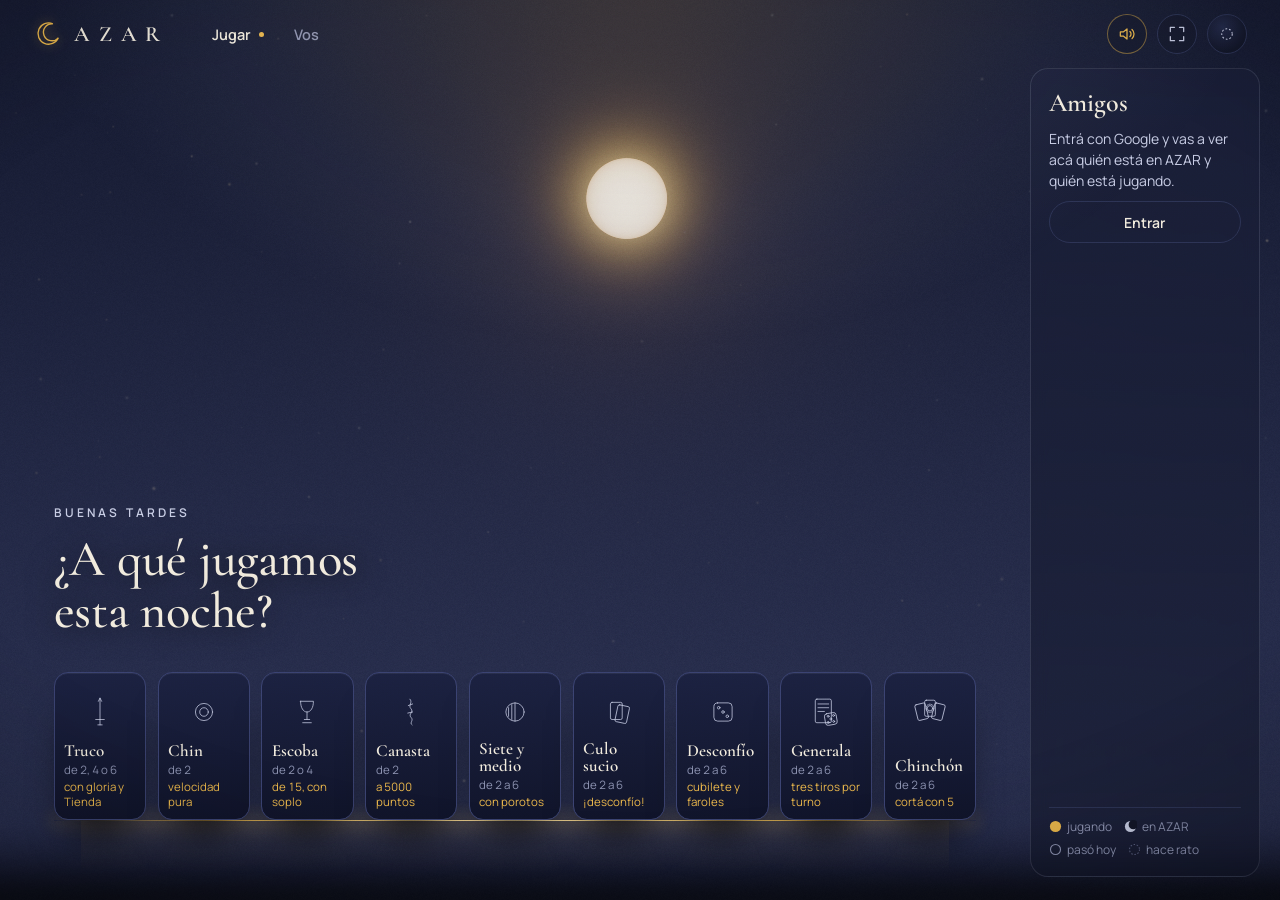
<file: index.html>
<!doctype html>
<html lang="es">
<head>
<meta charset="utf-8">
<meta name="viewport" content="width=device-width, initial-scale=1, viewport-fit=cover, user-scalable=no">
<meta name="theme-color" content="#0A0C16">
<title>AZAR</title>
<meta name="description" content="Juegos de cartas argentinos para jugar con amigos: truco, Chin, escoba y canasta.">
<link rel="manifest" href="manifest.webmanifest">
<link rel="icon" type="image/png" href="iconos/icono-192.png">
<link rel="apple-touch-icon" href="iconos/icono-180.png">
<meta name="apple-mobile-web-app-capable" content="yes">
<meta name="mobile-web-app-capable" content="yes">
<link rel="preload" href="fuentes/CormorantGaramond.woff2" as="font" type="font/woff2" crossorigin>
<link rel="preload" href="fuentes/Manrope.woff2" as="font" type="font/woff2" crossorigin>
<link rel="stylesheet" href="css/estilo.css">
<link rel="stylesheet" href="css/caras.css">
<link rel="stylesheet" href="css/lobby.css">
<link rel="stylesheet" href="css/chin.css">
<link rel="stylesheet" href="css/escoba.css">
<link rel="stylesheet" href="css/canasta.css">
<link rel="stylesheet" href="css/varios.css">
<link rel="stylesheet" href="css/generala.css">
<link rel="stylesheet" href="css/chinchon.css">
</head>
<body>
<div class="grano"></div>
<div class="pantalla" id="app"></div>
<script src="vendor/peerjs.min.js"></script>
<script src="vendor/supabase.js"></script>
<script type="module" src="main.js"></script>
</body>
</html>
</file>
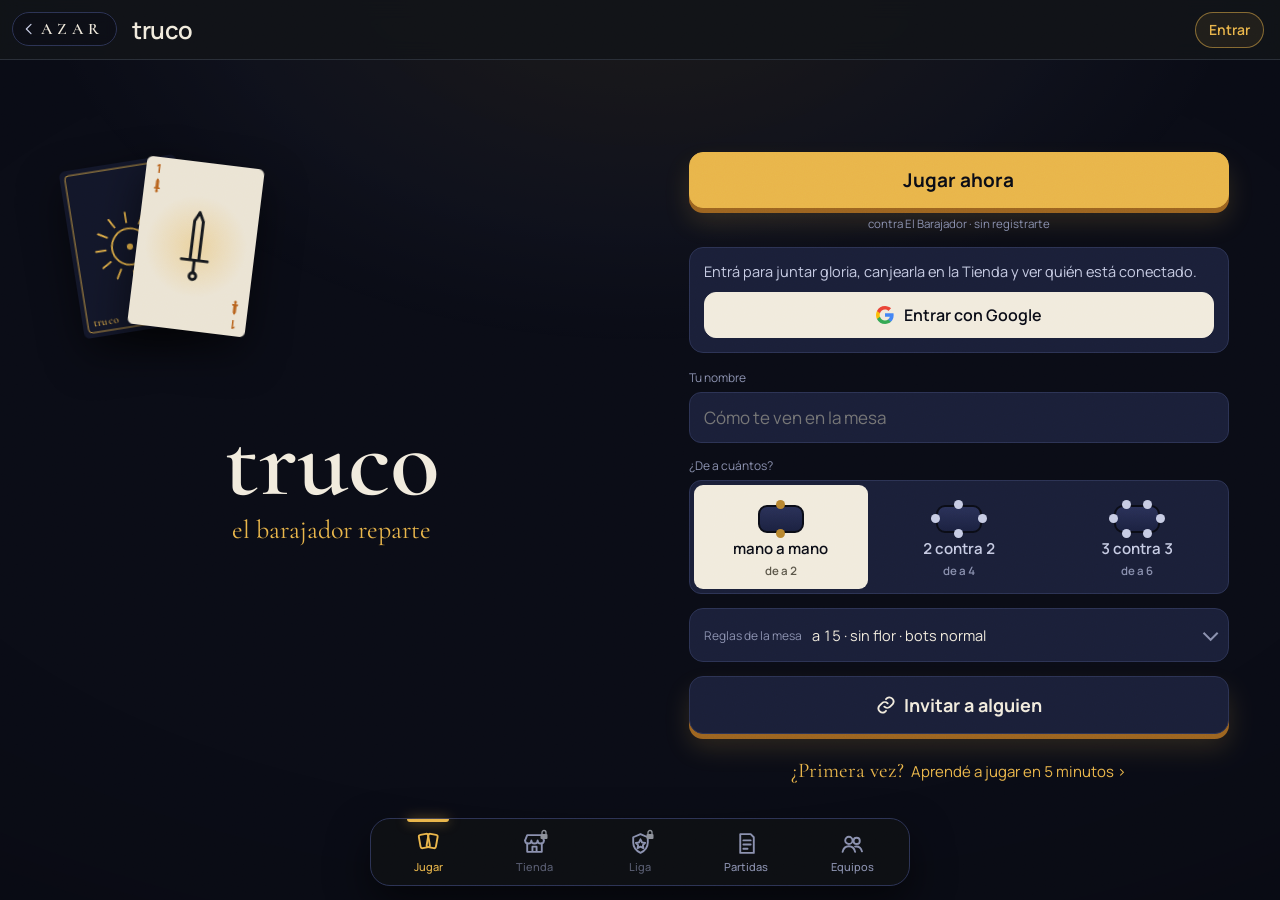
<file: juegos/truco/index.html>
<!doctype html>
<html lang="es">
<head>
<meta charset="utf-8">
<meta name="viewport" content="width=device-width, initial-scale=1, viewport-fit=cover">
<meta name="theme-color" content="#0A0C16">
<meta name="description" content="Truco argentino para jugar con un amigo desde el celular. Mandás un link y empiezan.">
<meta property="og:title" content="Truco · AZAR">
<meta property="og:description" content="Te invitaron a un truco. Tocá el link y entrá a la mesa.">
<title>Truco · AZAR</title>
<link rel="icon" type="image/png" href="../../iconos/icono-192.png">
<link rel="manifest" href="../../manifest.webmanifest">
<link rel="apple-touch-icon" href="../../iconos/icono-180.png">
<meta name="apple-mobile-web-app-capable" content="yes">
<meta name="mobile-web-app-capable" content="yes">
<meta name="apple-mobile-web-app-title" content="AZAR">
<meta name="apple-mobile-web-app-status-bar-style" content="black-translucent">
<link rel="stylesheet" href="css/estilo.css">
<link rel="stylesheet" href="css/mesa.css">
<link rel="stylesheet" href="css/perfil.css">
<link rel="stylesheet" href="css/pulperia.css">
<link rel="stylesheet" href="css/cuenta.css">
<link rel="stylesheet" href="css/tutorial.css">
<link rel="stylesheet" href="css/emotes.css">
<link rel="stylesheet" href="css/social.css">
<script src="js/vendor/peerjs.min.js" defer></script>
<script src="js/vendor/supabase.js" defer></script>
<script type="module" src="js/app.js"></script>
</head>
<body>
<div class="grano" aria-hidden="true"></div>

<section id="inicio" class="pantalla inicio">
 <a class="volver-azar" href="../../" aria-label="Volver a AZAR"><svg viewBox="0 0 24 24" aria-hidden="true"><path d="M15 5l-7 7 7 7"/></svg><span>AZAR</span></a>
 <header id="cabecera" class="cabecera" hidden></header>

 <div id="vista-jugar" class="vista" data-vista="jugar">
  <div class="heroe">
    <div class="inicio-cartas" aria-hidden="true"><div class="ic ic1"></div><div class="ic ic2"></div></div>
    <h1>truco</h1>
    <p class="mano-sub">el barajador reparte</p>
  </div>

  <div id="bloque-ya" class="bloque ya">
    <button id="btn-practica" class="b fuerte ancho grande"><span>Jugar ahora</span></button>
    <p class="ya-nota">contra El Barajador · sin registrarte</p>
  </div>

  <div id="bloque-cuenta" class="cuenta" hidden></div>

  <div id="bloque-crear" class="bloque">
    <label class="campo" id="campo-nombre"><span>Tu nombre</span><input id="in-nombre" type="text" maxlength="16" autocomplete="nickname" placeholder="Cómo te ven en la mesa"></label>
    <div class="campo"><span>¿De a cuántos?</span>
      <div class="segmentado tres modos-jug" role="group" aria-label="Cantidad de jugadores">
        <button type="button" data-jug="2" aria-pressed="true"><i class="sillas s2" aria-hidden="true"><b></b><b></b></i>mano a mano <small>de a 2</small></button>
        <button type="button" data-jug="4" aria-pressed="false"><i class="sillas s4" aria-hidden="true"><b></b><b></b><b></b><b></b></i>2 contra 2 <small>de a 4</small></button>
        <button type="button" data-jug="6" aria-pressed="false"><i class="sillas s6" aria-hidden="true"><b></b><b></b><b></b><b></b><b></b><b></b></i>3 contra 3 <small>de a 6</small></button>
      </div>
    </div>
    <details class="ajustes" id="ajustes">
      <summary><span class="aj-t">Reglas de la mesa</span><span class="aj-r" id="ajustes-resumen">a 15 · sin flor · bots normal</span></summary>
      <div class="aj-cuerpo">
        <div class="campo"><span>Partida</span>
          <div class="segmentado" role="group" aria-label="Puntos de la partida">
            <button type="button" data-meta="15" aria-pressed="true">a 15</button>
            <button type="button" data-meta="30" aria-pressed="false">a 30 <small>malas y buenas</small></button>
          </div>
        </div>
        <div class="campo"><span>Flor</span>
          <div class="segmentado" role="group" aria-label="Jugar con flor">
            <button type="button" data-flor="0" aria-pressed="true">sin flor</button>
            <button type="button" data-flor="1" aria-pressed="false">con flor</button>
          </div>
        </div>
        <div class="campo" id="campo-punta" hidden><span>Punta y hacha</span>
          <div class="segmentado" role="group" aria-label="Jugar con punta y hacha">
            <button type="button" data-punta="0" aria-pressed="true">sin punta y hacha</button>
            <button type="button" data-punta="1" aria-pressed="false">con punta y hacha <small>a mitad de partida, duelos</small></button>
          </div>
        </div>
        <div class="campo"><span>Ritmo del bot</span>
          <div class="segmentado" role="group" aria-label="Ritmo del bot">
            <button type="button" data-ritmo="agil" aria-pressed="true">ágil</button>
            <button type="button" data-ritmo="tranquilo" aria-pressed="false">tranquilo <small>piensa más</small></button>
          </div>
        </div>
        <div class="campo"><span>Bots</span>
          <div class="segmentado tres" role="group" aria-label="Dificultad de los bots">
            <button type="button" data-nivel="facil" aria-pressed="false">fácil</button>
            <button type="button" data-nivel="normal" aria-pressed="true">normal</button>
            <button type="button" data-nivel="dificil" aria-pressed="false">difícil <small>lee las señas</small></button>
          </div>
        </div>
      </div>
    </details>
    <button id="btn-crear" class="b ancho grande"><svg viewBox="0 0 24 24" width="20" height="20" aria-hidden="true"><path d="M10 14a5 5 0 0 0 7 0l3-3a5 5 0 0 0-7-7l-1 1M14 10a5 5 0 0 0-7 0l-3 3a5 5 0 0 0 7 7l1-1" fill="none" stroke="currentColor" stroke-width="2.2" stroke-linecap="round"/></svg><span>Invitar a alguien</span></button>
    <button id="btn-tutorial" class="b-aprender"><span class="ba-t">¿Primera vez?</span> Aprendé a jugar en 5 minutos ›</button>
    <div id="bloque-amigos"></div><div id="bloque-torneo"></div><!-- js/social.js (tanda 6) -->
    <div id="bloque-conectados"></div>
  </div>

  <div id="bloque-espera" class="bloque" hidden>
    <p class="guia">Mandale este link. Cuando lo abra, se reparte.</p>
    <div class="link-caja"><code id="txt-link"></code></div>
    <div class="fila">
      <button id="btn-compartir" class="b fuerte">Compartir</button>
      <button id="btn-copiar" class="b">Copiar link</button>
    </div>
    <p id="txt-espera" class="espera">Abriendo la mesa…</p>
    <p class="aviso-chico">No cierres esta pestaña: la partida vive en tu navegador.</p>
    <button id="btn-volver-espera" class="b claro">Me equivoqué, volver</button>
  </div>

  <div id="bloque-lobby" class="bloque" hidden>
    <p id="lobby-sala" class="aviso-chico"></p>
    <div id="lobby-link">
      <p class="guia">Mandales este link. Los que no lleguen los reemplaza un bot.</p>
      <div class="link-caja"><code id="txt-link-mesa"></code></div>
      <div class="fila" style="margin-top:10px">
        <button id="btn-compartir-mesa" class="b fuerte">Compartir</button>
        <button id="btn-copiar-mesa" class="b">Copiar link</button>
      </div>
    </div>
    <ul id="lobby-asientos" class="lobby-asientos"></ul>
    <p id="lobby-ayuda" class="aviso-chico">Tocá dos lugares para cambiarlos de asiento. Los del mismo color juegan juntos.</p>
    <button id="btn-repartir" class="b fuerte ancho">Repartir</button>
    <p id="txt-lobby" class="espera">Abriendo la mesa…</p>
  </div>

  <div id="bloque-invitado" class="bloque" hidden>
    <p class="guia">Te invitaron a un truco.</p>
    <label class="campo"><span>Tu nombre</span><input id="in-nombre-inv" type="text" maxlength="16" autocomplete="nickname" placeholder="Cómo te ven en la mesa"></label>
    <button id="btn-entrar" class="b fuerte ancho">Sentarme a la mesa</button>
    <p id="txt-invitado" class="espera"></p>
  </div>
 </div>

 <div id="vista-pulperia" class="vista ancha" data-vista="pulperia" hidden></div>
 <div id="vista-liga" class="vista" data-vista="liga" hidden></div>
 <div id="vista-partidas" class="vista" data-vista="partidas" hidden></div>
 <div id="vista-vos" class="vista" data-vista="vos" hidden></div>

 <nav id="pestanas" class="pestanas" aria-label="Secciones" hidden>
  <button type="button" data-ir="jugar" aria-current="page"><svg viewBox="0 0 24 24" aria-hidden="true"><rect x="3.5" y="5" width="9" height="13" rx="1.8" transform="rotate(-10 8 11.5)"/><rect x="11" y="5" width="9" height="13" rx="1.8" transform="rotate(10 15.5 11.5)"/></svg><span>Jugar</span></button>
  <button type="button" data-ir="pulperia"><svg viewBox="0 0 24 24" aria-hidden="true"><path d="M3 9l2-5h14l2 5"/><path d="M3 9c0 1.7 1.3 3 3 3s3-1.3 3-3c0 1.7 1.3 3 3 3s3-1.3 3-3c0 1.7 1.3 3 3 3s3-1.3 3-3"/><path d="M5 12v8h14v-8M10 20v-5h4v5"/></svg><span>Tienda</span><i class="globo" hidden></i></button>
  <button type="button" data-ir="liga"><svg viewBox="0 0 24 24" aria-hidden="true"><path d="M12 3l7 3v5c0 5-3 8-7 10-4-2-7-5-7-10V6z"/><path d="M12 8l1.5 3 3 .4-2.2 2.1.5 3-2.8-1.5-2.8 1.5.5-3-2.2-2.1 3-.4z"/></svg><span>Liga</span></button>
  <button type="button" data-ir="partidas"><svg viewBox="0 0 24 24" aria-hidden="true"><path d="M6 3h10l3 3v15H6z"/><path d="M9 9h7M9 13h7M9 17h4"/></svg><span>Partidas</span></button>
  <button type="button" data-ir="vos"><svg viewBox="0 0 24 24" aria-hidden="true"><circle cx="8.5" cy="9" r="3.5"/><circle cx="16" cy="9.5" r="3"/><path d="M2.5 20c.8-3.6 3.3-5.4 6-5.4s5.2 1.8 6 5.4"/><path d="M14.5 15c2.6-.4 5.6.9 6.6 4.6"/></svg><span>Equipos</span></button>
 </nav>
</section>

<section id="juego" class="pantalla juego" hidden>
  <header class="barra">
    <div class="rival">
      <span class="punto-red" id="punto-red" title="conexión"></span>
      <span id="cara-rival" class="cara-rival" aria-hidden="true"></span>
      <span id="nombre-rival" class="nombre"></span>
      <span id="chip-rival" class="chip" hidden>mano</span>
      <span id="cara-a-cara" class="cara-a-cara" hidden></span>
      <span id="poderes-rival" class="poderes-rival"></span>
    </div>
    <button id="btn-mate" class="b-icono mate" aria-label="Tomar un mate" title="Tomar un mate" hidden></button>
    <button id="btn-tanteador" class="tanteador-mini" aria-label="Ver el tanteador"></button>
    <button id="btn-menu" class="b-icono" aria-label="Menú">
      <svg viewBox="0 0 24 24" width="22" height="22" aria-hidden="true"><circle cx="5" cy="12" r="1.8" fill="currentColor"/><circle cx="12" cy="12" r="1.8" fill="currentColor"/><circle cx="19" cy="12" r="1.8" fill="currentColor"/></svg>
    </button>
  </header>
  <div id="mesa" class="mesa"></div>
  <div id="nota" class="nota" aria-live="polite"></div>
  <p id="estado" class="estado" aria-live="polite"></p>
  <div id="bocadillos" aria-live="assertive"></div>
  <aside id="servilleta-fija" class="servilleta fija" aria-label="Tanteador"></aside>
  <nav id="acciones" class="acciones" aria-label="Jugadas"></nav>
</section>

<section id="mesa-eq" class="pantalla juego eq" hidden>
  <header class="barra">
    <div class="rival"><span class="punto-red" id="eq-red" title="conexión"></span><span id="eq-titulo" class="nombre"></span></div>
    <button id="eq-mate" class="b-icono mate" aria-label="Tomar un mate" title="Tomar un mate" hidden></button>
    <button id="eq-tanteador" class="tanteador-mini" aria-label="Ver el tanteador"></button>
    <button id="eq-menu" class="b-icono" aria-label="Menú">
      <svg viewBox="0 0 24 24" width="22" height="22" aria-hidden="true"><circle cx="5" cy="12" r="1.8" fill="currentColor"/><circle cx="12" cy="12" r="1.8" fill="currentColor"/><circle cx="19" cy="12" r="1.8" fill="currentColor"/></svg>
    </button>
  </header>
  <div id="eq-mesa" class="mesa"><div id="eq-asientos"></div></div>
  <div id="eq-bazas" class="eq-bazas" aria-live="polite"></div>
  <p id="eq-estado" class="estado" aria-live="polite"></p>
  <div id="eq-bocadillos" aria-live="assertive"></div>
  <div id="eq-gestos" class="eq-gestos" hidden></div>
  <div id="eq-bandeja" class="bandeja" hidden></div>
  <nav id="eq-acciones" class="acciones" aria-label="Jugadas"></nav>
</section>

<div id="capa" class="capa" hidden></div>
<div id="aviso" class="aviso" role="status" hidden></div>
</body>
</html>
</file>
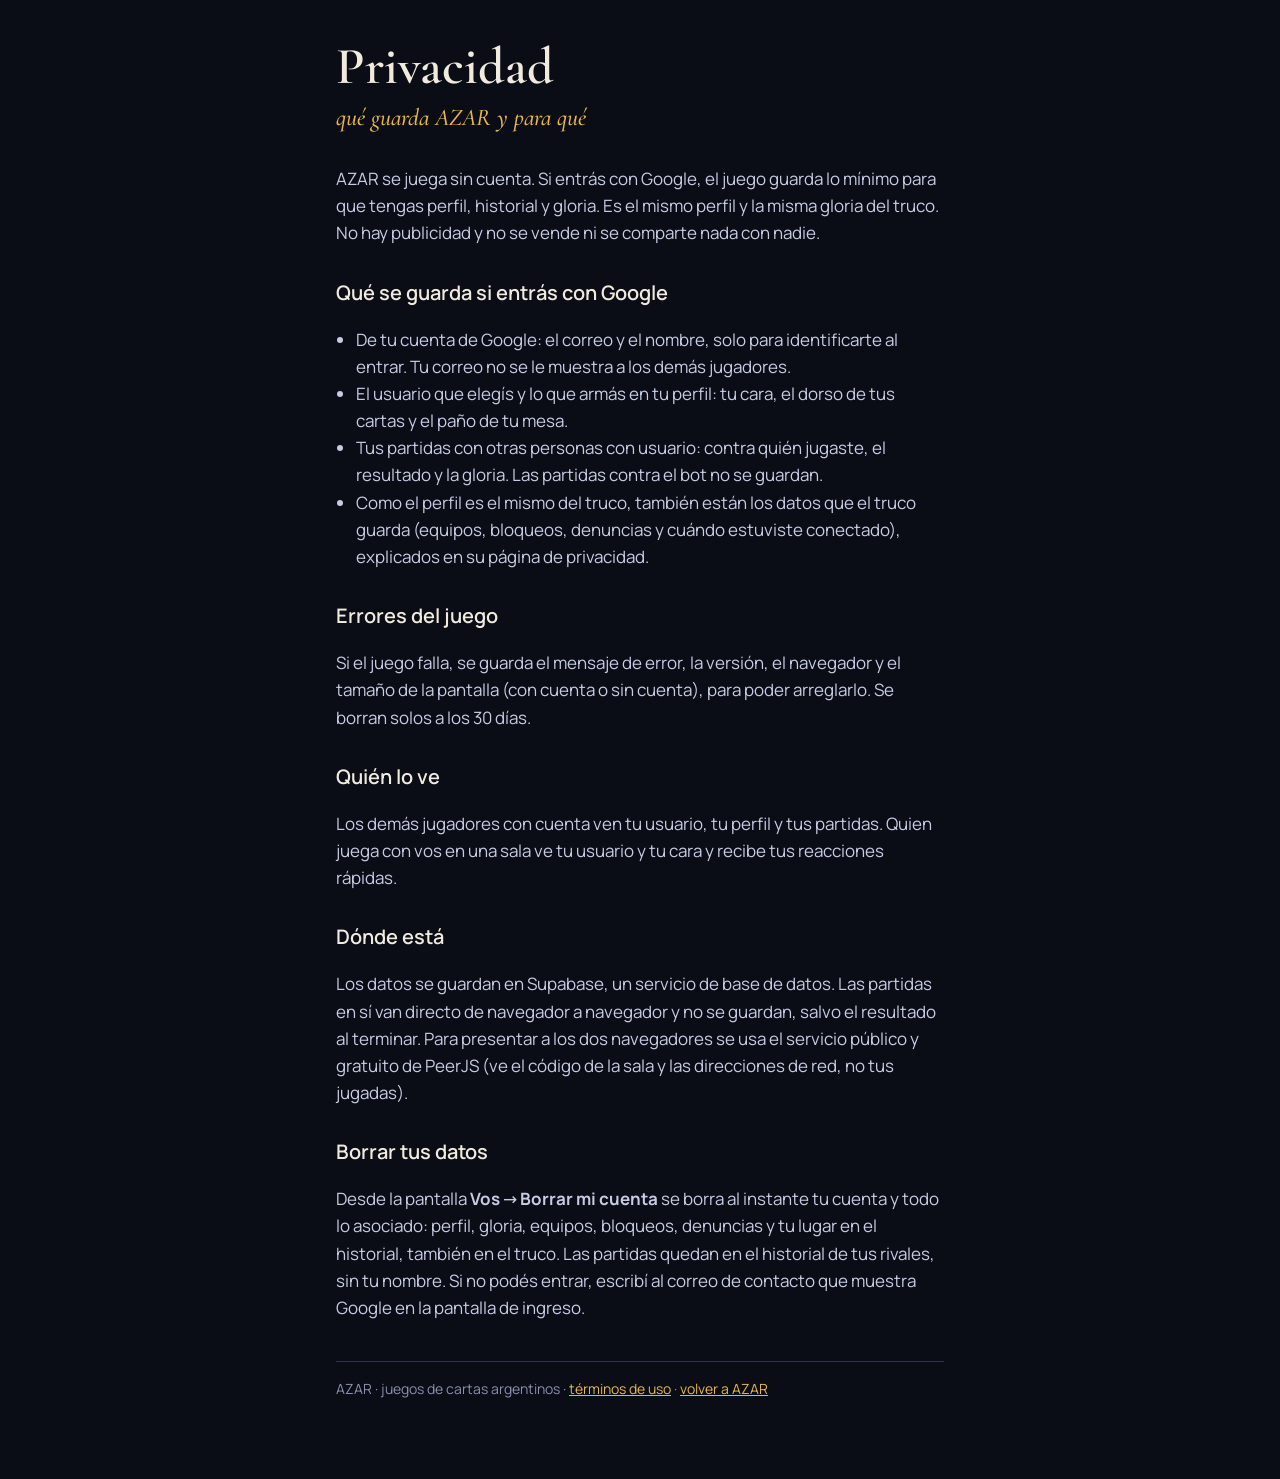
<file: privacidad.html>
<!doctype html>
<html lang="es">
<head>
<meta charset="utf-8">
<meta name="viewport" content="width=device-width, initial-scale=1">
<meta name="theme-color" content="#0A0C16">
<title>AZAR · privacidad</title>
<link rel="icon" href="data:image/svg+xml,%3Csvg xmlns='http://www.w3.org/2000/svg' viewBox='-50 -50 100 100'%3E%3Crect x='-50' y='-50' width='100' height='100' rx='18' fill='%23121629'/%3E%3Ccircle r='14' stroke='%23E9B54A' stroke-width='5' fill='none'/%3E%3Ccircle r='3' fill='%23E9B54A'/%3E%3C/svg%3E">
<style>
  @font-face { font-family: "Cormorant Garamond"; src: url(fuentes/CormorantGaramond.woff2) format("woff2"); font-weight: 300 700; font-display: swap; }
  @font-face { font-family: "Cormorant Garamond"; src: url(fuentes/CormorantGaramond-Italic.woff2) format("woff2"); font-style: italic; font-weight: 300 700; font-display: swap; }
  @font-face { font-family: Manrope; src: url(fuentes/Manrope.woff2) format("woff2"); font-weight: 200 800; font-display: swap; }
  :root { --noche: #0A0C16; --papel: #F1EBDD; --ambar: #E9B54A; --gris: #8A90AE; --linea: #2C3354; }
  * { box-sizing: border-box; }
  body { margin: 0; background: var(--noche); color: var(--papel); font: 17px/1.6 Manrope, system-ui, sans-serif; }
  main { max-width: 640px; margin: 0 auto; padding: 40px 16px 64px; }
  h1 { font-family: "Cormorant Garamond", Georgia, serif; font-weight: 600; font-size: 52px; margin: 0; line-height: 1.05; }
  .sub { font-family: "Cormorant Garamond", Georgia, serif; font-style: italic; color: var(--ambar); font-size: 24px; margin: 4px 0 28px; }
  h2 { font-size: 20px; font-weight: 600; margin: 30px 0 6px; }
  p, li { color: #C7CCE4; }
  ul { padding-left: 20px; }
  a { color: var(--ambar); }
  .pie { margin-top: 40px; padding-top: 16px; border-top: 1px solid var(--linea); font-size: 14px; color: var(--gris); }
</style>
</head>
<body>
<main>
  <h1>Privacidad</h1>
  <p class="sub">qué guarda AZAR y para qué</p>

  <p>AZAR se juega sin cuenta. Si entrás con Google, el juego guarda lo mínimo para que tengas perfil, historial y gloria. Es el mismo perfil y la misma gloria del truco. No hay publicidad y no se vende ni se comparte nada con nadie.</p>

  <h2>Qué se guarda si entrás con Google</h2>
  <ul>
    <li>De tu cuenta de Google: el correo y el nombre, solo para identificarte al entrar. Tu correo no se le muestra a los demás jugadores.</li>
    <li>El usuario que elegís y lo que armás en tu perfil: tu cara, el dorso de tus cartas y el paño de tu mesa.</li>
    <li>Tus partidas con otras personas con usuario: contra quién jugaste, el resultado y la gloria. Las partidas contra el bot no se guardan.</li>
    <li>Como el perfil es el mismo del truco, también están los datos que el truco guarda (equipos, bloqueos, denuncias y cuándo estuviste conectado), explicados en su página de privacidad.</li>
  </ul>

  <h2>Errores del juego</h2>
  <p>Si el juego falla, se guarda el mensaje de error, la versión, el navegador y el tamaño de la pantalla (con cuenta o sin cuenta), para poder arreglarlo. Se borran solos a los 30 días.</p>

  <h2>Quién lo ve</h2>
  <p>Los demás jugadores con cuenta ven tu usuario, tu perfil y tus partidas. Quien juega con vos en una sala ve tu usuario y tu cara y recibe tus reacciones rápidas.</p>

  <h2>Dónde está</h2>
  <p>Los datos se guardan en Supabase, un servicio de base de datos. Las partidas en sí van directo de navegador a navegador y no se guardan, salvo el resultado al terminar. Para presentar a los dos navegadores se usa el servicio público y gratuito de PeerJS (ve el código de la sala y las direcciones de red, no tus jugadas).</p>

  <h2>Borrar tus datos</h2>
  <p>Desde la pantalla <b>Vos</b> → <b>Borrar mi cuenta</b> se borra al instante tu cuenta y todo lo asociado: perfil, gloria, equipos, bloqueos, denuncias y tu lugar en el historial, también en el truco. Las partidas quedan en el historial de tus rivales, sin tu nombre. Si no podés entrar, escribí al correo de contacto que muestra Google en la pantalla de ingreso.</p>

  <p class="pie">AZAR · juegos de cartas argentinos · <a href="terminos.html">términos de uso</a> · <a href="./">volver a AZAR</a></p>
</main>
</body>
</html>
</file>
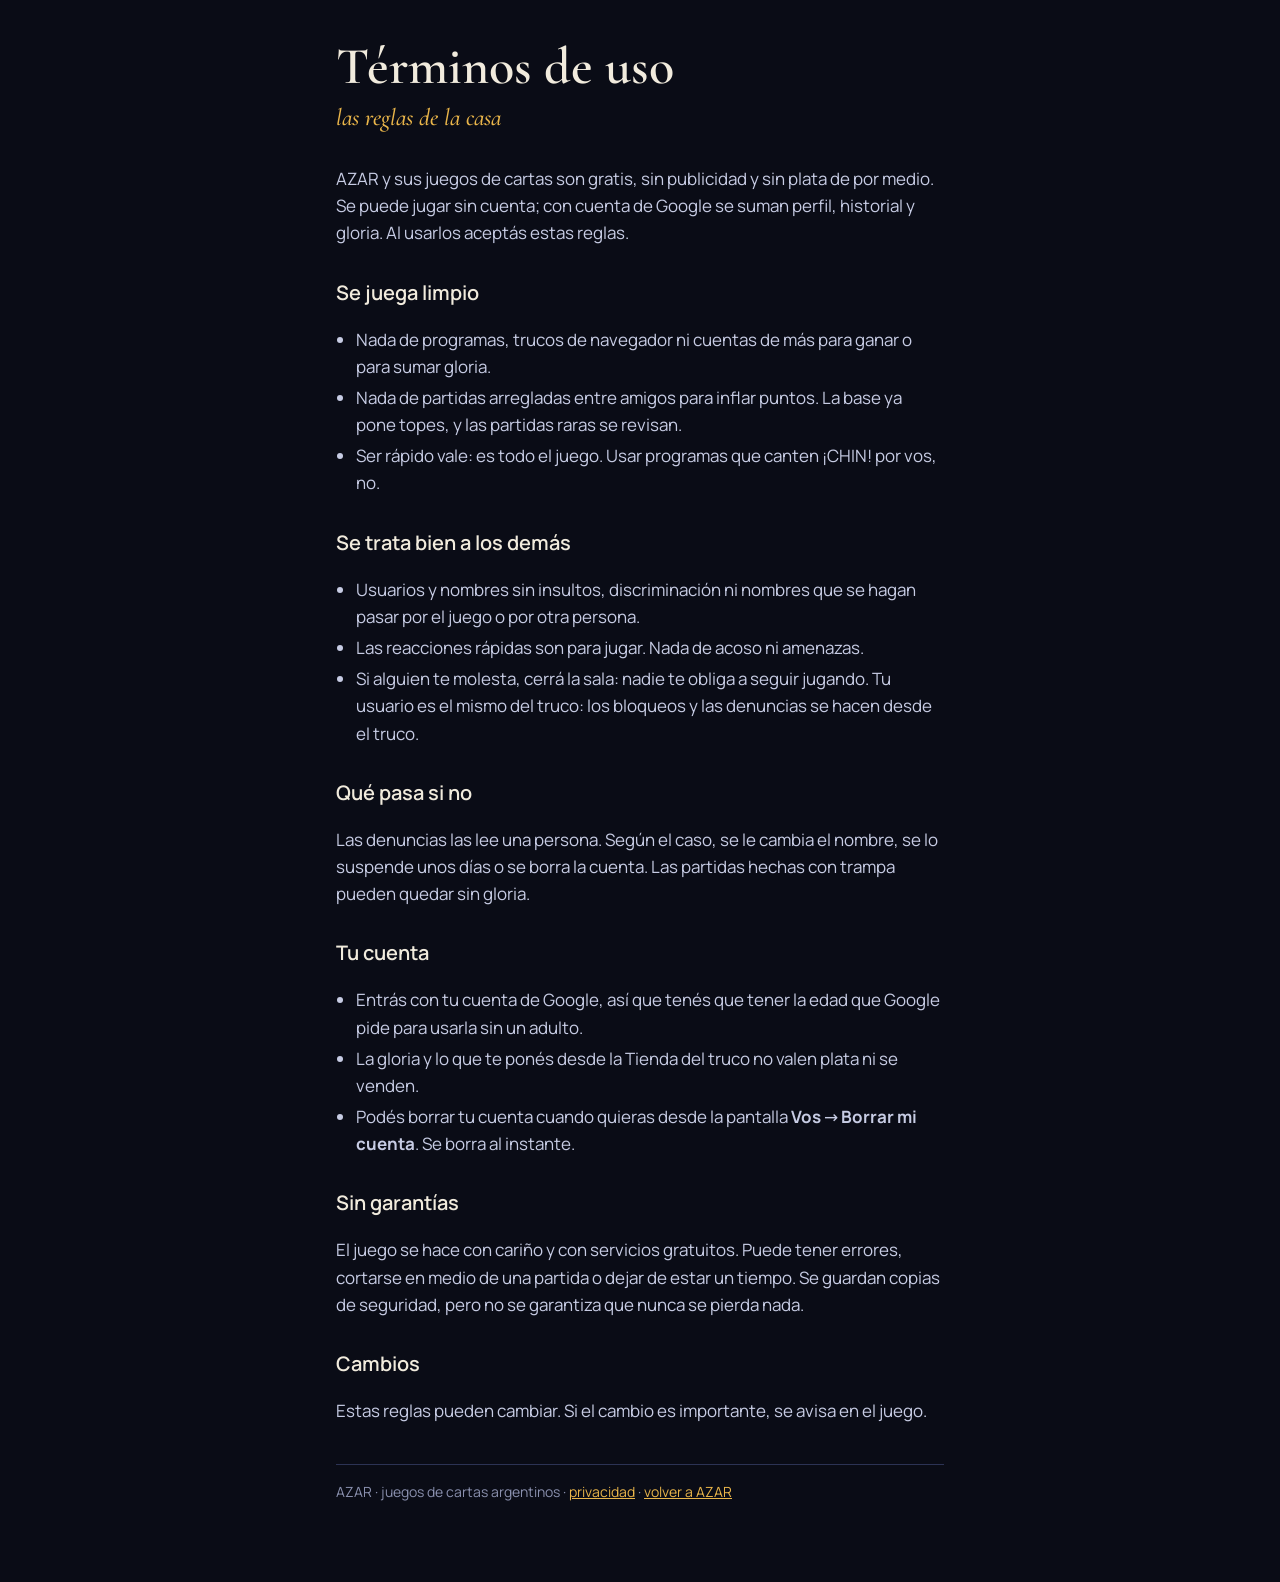
<file: terminos.html>
<!doctype html>
<html lang="es">
<head>
<meta charset="utf-8">
<meta name="viewport" content="width=device-width, initial-scale=1">
<meta name="theme-color" content="#0A0C16">
<title>AZAR · términos de uso</title>
<link rel="icon" href="data:image/svg+xml,%3Csvg xmlns='http://www.w3.org/2000/svg' viewBox='-50 -50 100 100'%3E%3Crect x='-50' y='-50' width='100' height='100' rx='18' fill='%23121629'/%3E%3Ccircle r='14' stroke='%23E9B54A' stroke-width='5' fill='none'/%3E%3Ccircle r='3' fill='%23E9B54A'/%3E%3C/svg%3E">
<style>
  @font-face { font-family: "Cormorant Garamond"; src: url(fuentes/CormorantGaramond.woff2) format("woff2"); font-weight: 300 700; font-display: swap; }
  @font-face { font-family: "Cormorant Garamond"; src: url(fuentes/CormorantGaramond-Italic.woff2) format("woff2"); font-style: italic; font-weight: 300 700; font-display: swap; }
  @font-face { font-family: Manrope; src: url(fuentes/Manrope.woff2) format("woff2"); font-weight: 200 800; font-display: swap; }
  :root { --noche: #0A0C16; --papel: #F1EBDD; --ambar: #E9B54A; --gris: #8A90AE; --linea: #2C3354; }
  * { box-sizing: border-box; }
  body { margin: 0; background: var(--noche); color: var(--papel); font: 17px/1.6 Manrope, system-ui, sans-serif; }
  main { max-width: 640px; margin: 0 auto; padding: 40px 16px 64px; }
  h1 { font-family: "Cormorant Garamond", Georgia, serif; font-weight: 600; font-size: 52px; margin: 0; line-height: 1.05; }
  .sub { font-family: "Cormorant Garamond", Georgia, serif; font-style: italic; color: var(--ambar); font-size: 24px; margin: 4px 0 28px; }
  h2 { font-size: 20px; font-weight: 600; margin: 30px 0 6px; }
  p, li { color: #C7CCE4; }
  ul { padding-left: 20px; }
  li { margin-bottom: 4px; }
  a { color: var(--ambar); }
  .pie { margin-top: 40px; padding-top: 16px; border-top: 1px solid var(--linea); font-size: 14px; color: var(--gris); }
</style>
</head>
<body>
<main>
  <h1>Términos de uso</h1>
  <p class="sub">las reglas de la casa</p>

  <p>AZAR y sus juegos de cartas son gratis, sin publicidad y sin plata de por medio. Se puede jugar sin cuenta; con cuenta de Google se suman perfil, historial y gloria. Al usarlos aceptás estas reglas.</p>

  <h2>Se juega limpio</h2>
  <ul>
    <li>Nada de programas, trucos de navegador ni cuentas de más para ganar o para sumar gloria.</li>
    <li>Nada de partidas arregladas entre amigos para inflar puntos. La base ya pone topes, y las partidas raras se revisan.</li>
    <li>Ser rápido vale: es todo el juego. Usar programas que canten ¡CHIN! por vos, no.</li>
  </ul>

  <h2>Se trata bien a los demás</h2>
  <ul>
    <li>Usuarios y nombres sin insultos, discriminación ni nombres que se hagan pasar por el juego o por otra persona.</li>
    <li>Las reacciones rápidas son para jugar. Nada de acoso ni amenazas.</li>
    <li>Si alguien te molesta, cerrá la sala: nadie te obliga a seguir jugando. Tu usuario es el mismo del truco: los bloqueos y las denuncias se hacen desde el truco.</li>
  </ul>

  <h2>Qué pasa si no</h2>
  <p>Las denuncias las lee una persona. Según el caso, se le cambia el nombre, se lo suspende unos días o se borra la cuenta. Las partidas hechas con trampa pueden quedar sin gloria.</p>

  <h2>Tu cuenta</h2>
  <ul>
    <li>Entrás con tu cuenta de Google, así que tenés que tener la edad que Google pide para usarla sin un adulto.</li>
    <li>La gloria y lo que te ponés desde la Tienda del truco no valen plata ni se venden.</li>
    <li>Podés borrar tu cuenta cuando quieras desde la pantalla <b>Vos</b> → <b>Borrar mi cuenta</b>. Se borra al instante.</li>
  </ul>

  <h2>Sin garantías</h2>
  <p>El juego se hace con cariño y con servicios gratuitos. Puede tener errores, cortarse en medio de una partida o dejar de estar un tiempo. Se guardan copias de seguridad, pero no se garantiza que nunca se pierda nada.</p>

  <h2>Cambios</h2>
  <p>Estas reglas pueden cambiar. Si el cambio es importante, se avisa en el juego.</p>

  <p class="pie">AZAR · juegos de cartas argentinos · <a href="privacidad.html">privacidad</a> · <a href="./">volver a AZAR</a></p>
</main>
</body>
</html>
</file>
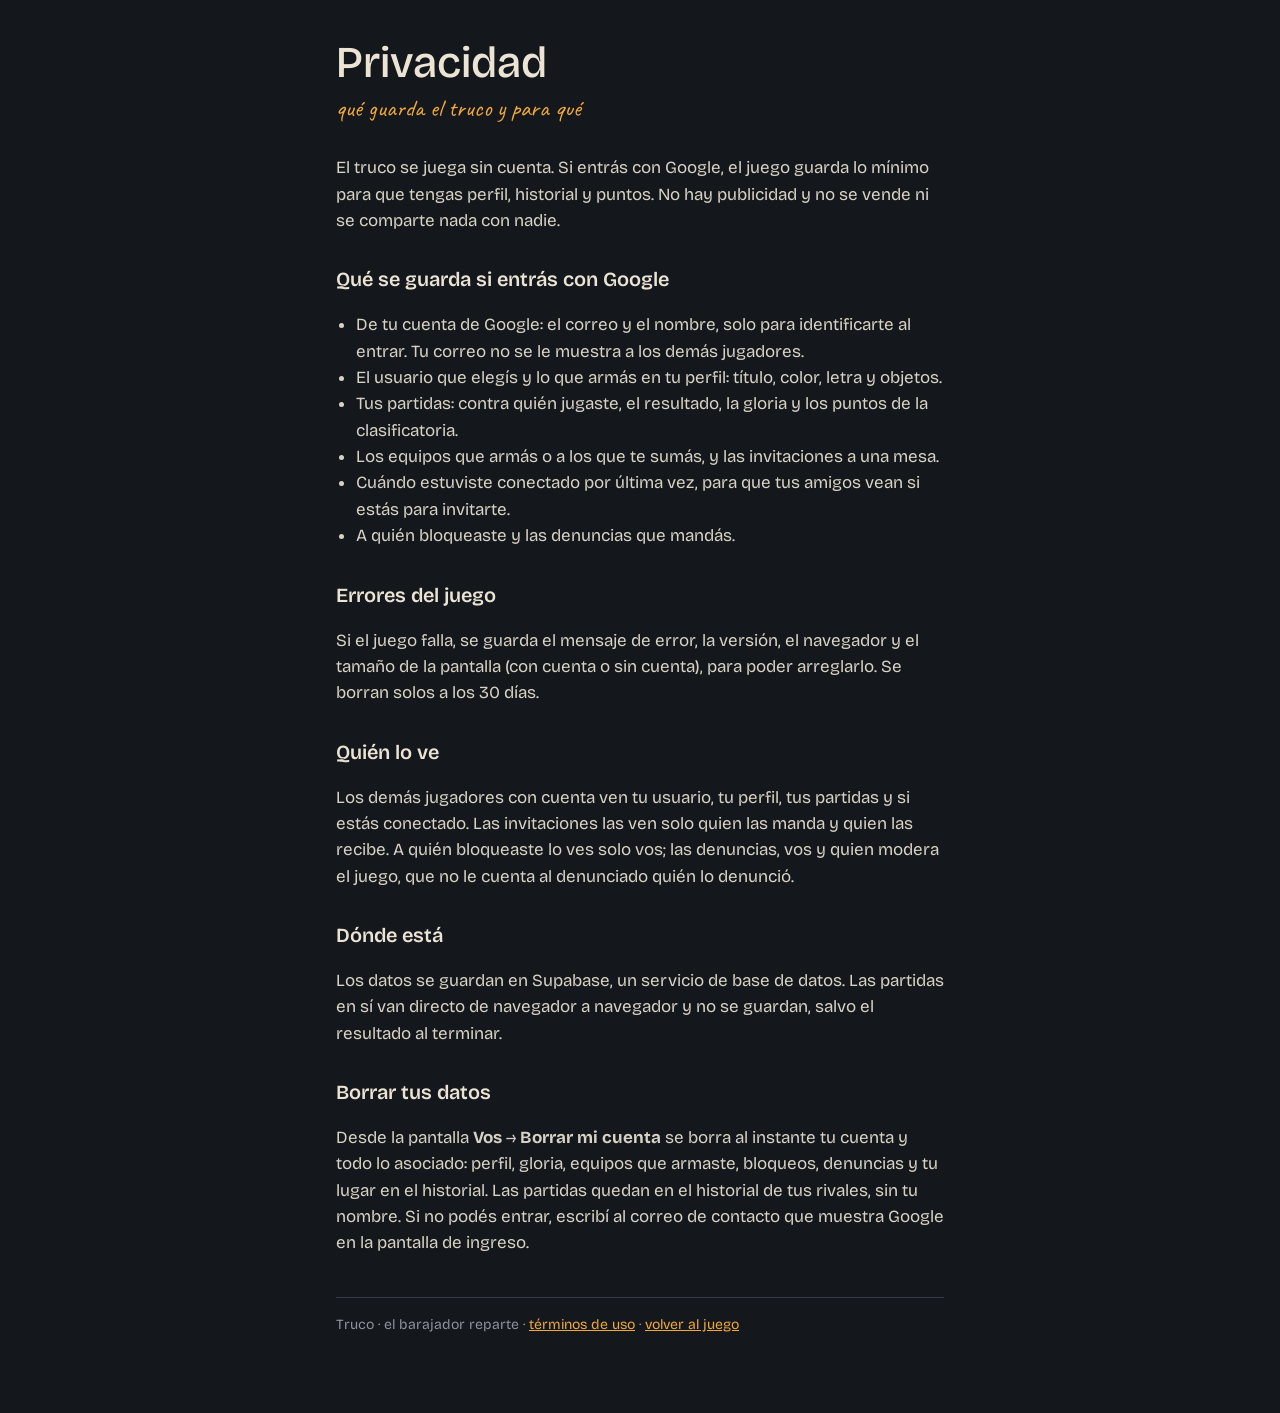
<file: juegos/truco/privacidad.html>
<!doctype html>
<html lang="es">
<head>
<meta charset="utf-8">
<meta name="viewport" content="width=device-width, initial-scale=1">
<meta name="theme-color" content="#14171c">
<title>Truco · privacidad</title>
<link rel="icon" href="data:image/svg+xml,%3Csvg xmlns='http://www.w3.org/2000/svg' viewBox='-50 -50 100 100'%3E%3Crect x='-50' y='-50' width='100' height='100' rx='18' fill='%231e222a'/%3E%3Ccircle r='14' stroke='%23f0a93b' stroke-width='5' fill='none'/%3E%3Ccircle r='3' fill='%23f0a93b'/%3E%3C/svg%3E">
<style>
  @font-face { font-family: Bricolage; src: url(fuentes/BricolageGrotesque.ttf); font-weight: 200 800; font-display: swap; }
  @font-face { font-family: Caveat; src: url(fuentes/Caveat.ttf); font-weight: 400 700; font-display: swap; }
  :root { --noche: #14171c; --papel: #ebe4d4; --ambar: #f0a93b; --gris: #8d919a; --linea: #353b46; }
  * { box-sizing: border-box; }
  body { margin: 0; background: var(--noche); color: var(--papel); font: 17px/1.55 Bricolage, system-ui, sans-serif; }
  main { max-width: 640px; margin: 0 auto; padding: 40px 16px 64px; }
  h1 { font-weight: 500; font-size: 44px; margin: 0; line-height: 1.05; }
  .sub { font-family: Caveat; color: var(--ambar); font-size: 24px; margin: 4px 0 28px; }
  h2 { font-size: 20px; font-weight: 600; margin: 30px 0 6px; }
  p, li { color: #d8d2c4; }
  ul { padding-left: 20px; }
  a { color: var(--ambar); }
  .pie { margin-top: 40px; padding-top: 16px; border-top: 1px solid var(--linea); font-size: 14px; color: var(--gris); }
</style>
</head>
<body>
<main>
  <h1>Privacidad</h1>
  <p class="sub">qué guarda el truco y para qué</p>

  <p>El truco se juega sin cuenta. Si entrás con Google, el juego guarda lo mínimo para que tengas perfil, historial y puntos. No hay publicidad y no se vende ni se comparte nada con nadie.</p>

  <h2>Qué se guarda si entrás con Google</h2>
  <ul>
    <li>De tu cuenta de Google: el correo y el nombre, solo para identificarte al entrar. Tu correo no se le muestra a los demás jugadores.</li>
    <li>El usuario que elegís y lo que armás en tu perfil: título, color, letra y objetos.</li>
    <li>Tus partidas: contra quién jugaste, el resultado, la gloria y los puntos de la clasificatoria.</li>
    <li>Los equipos que armás o a los que te sumás, y las invitaciones a una mesa.</li>
    <li>Cuándo estuviste conectado por última vez, para que tus amigos vean si estás para invitarte.</li>
    <li>A quién bloqueaste y las denuncias que mandás.</li>
  </ul>

  <h2>Errores del juego</h2>
  <p>Si el juego falla, se guarda el mensaje de error, la versión, el navegador y el tamaño de la pantalla (con cuenta o sin cuenta), para poder arreglarlo. Se borran solos a los 30 días.</p>

  <h2>Quién lo ve</h2>
  <p>Los demás jugadores con cuenta ven tu usuario, tu perfil, tus partidas y si estás conectado. Las invitaciones las ven solo quien las manda y quien las recibe. A quién bloqueaste lo ves solo vos; las denuncias, vos y quien modera el juego, que no le cuenta al denunciado quién lo denunció.</p>

  <h2>Dónde está</h2>
  <p>Los datos se guardan en Supabase, un servicio de base de datos. Las partidas en sí van directo de navegador a navegador y no se guardan, salvo el resultado al terminar.</p>

  <h2>Borrar tus datos</h2>
  <p>Desde la pantalla <b>Vos</b> → <b>Borrar mi cuenta</b> se borra al instante tu cuenta y todo lo asociado: perfil, gloria, equipos que armaste, bloqueos, denuncias y tu lugar en el historial. Las partidas quedan en el historial de tus rivales, sin tu nombre. Si no podés entrar, escribí al correo de contacto que muestra Google en la pantalla de ingreso.</p>

  <p class="pie">Truco · el barajador reparte · <a href="terminos.html">términos de uso</a> · <a href="./">volver al juego</a></p>
</main>
</body>
</html>
</file>
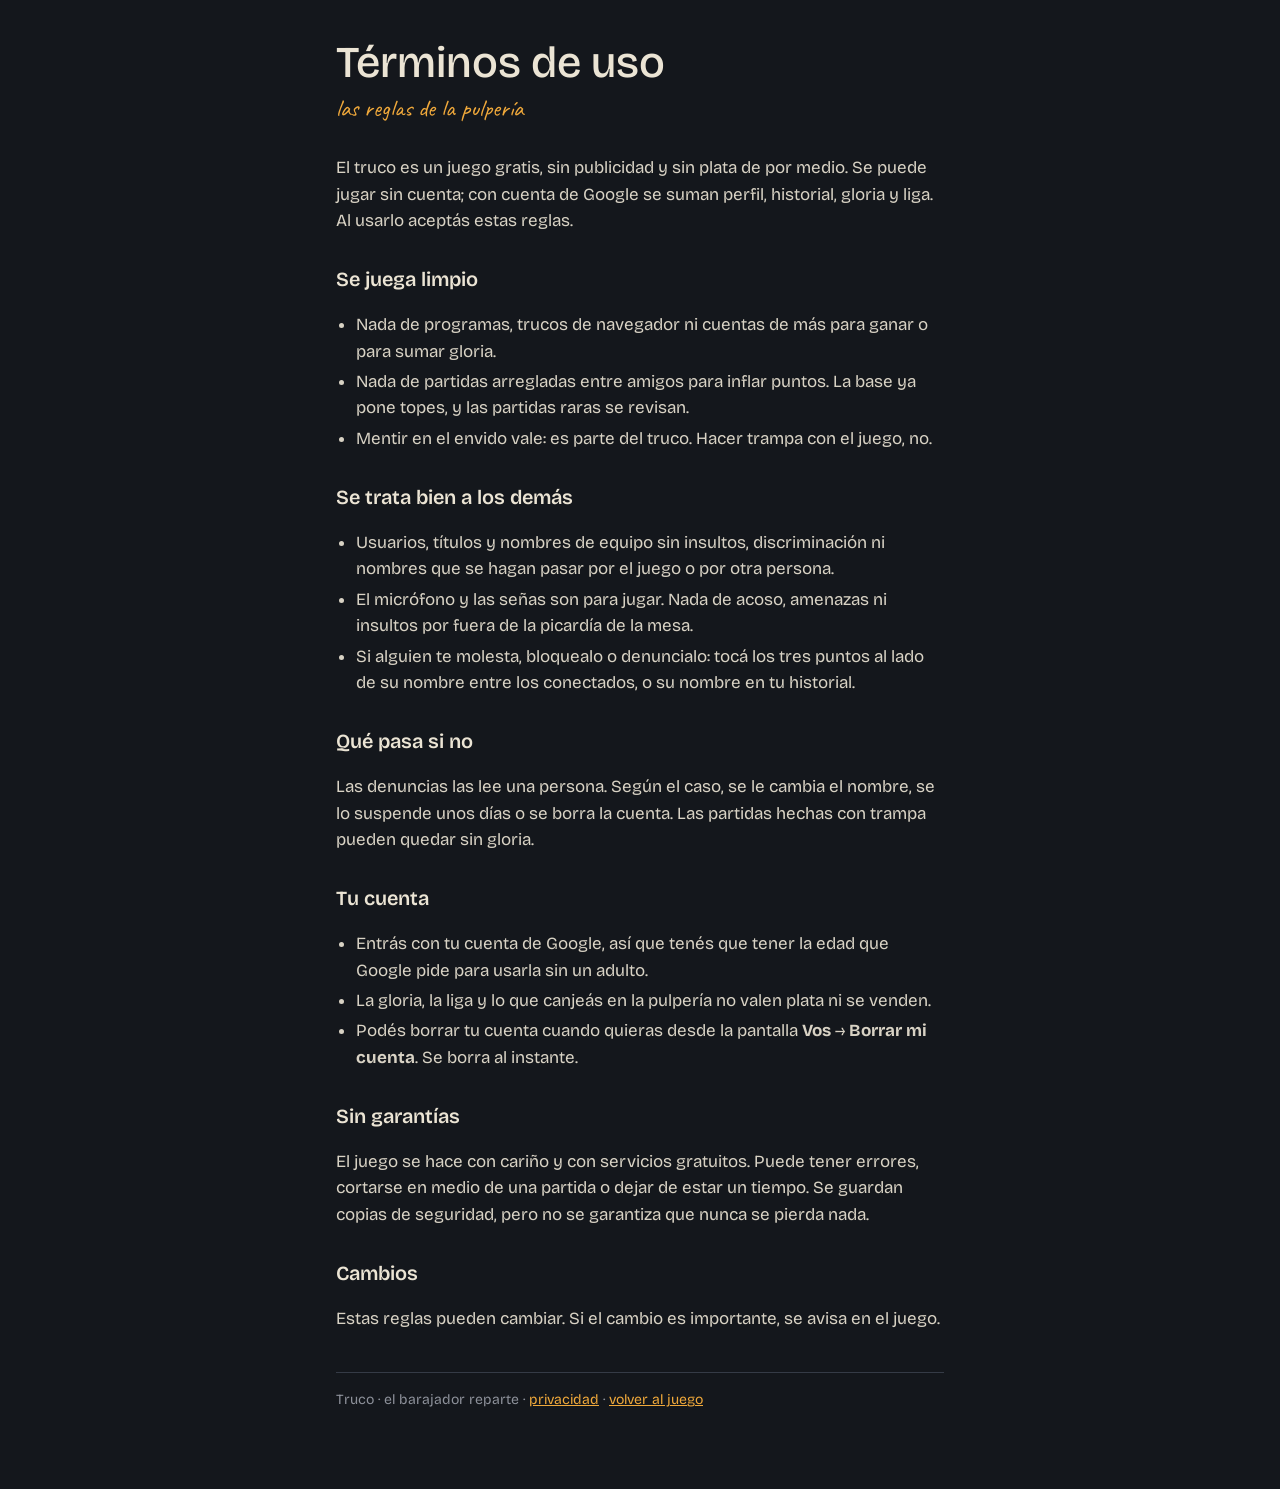
<file: juegos/truco/terminos.html>
<!doctype html>
<html lang="es">
<head>
<meta charset="utf-8">
<meta name="viewport" content="width=device-width, initial-scale=1">
<meta name="theme-color" content="#14171c">
<title>Truco · términos de uso</title>
<link rel="icon" href="data:image/svg+xml,%3Csvg xmlns='http://www.w3.org/2000/svg' viewBox='-50 -50 100 100'%3E%3Crect x='-50' y='-50' width='100' height='100' rx='18' fill='%231e222a'/%3E%3Ccircle r='14' stroke='%23f0a93b' stroke-width='5' fill='none'/%3E%3Ccircle r='3' fill='%23f0a93b'/%3E%3C/svg%3E">
<style>
  @font-face { font-family: Bricolage; src: url(fuentes/BricolageGrotesque.ttf); font-weight: 200 800; font-display: swap; }
  @font-face { font-family: Caveat; src: url(fuentes/Caveat.ttf); font-weight: 400 700; font-display: swap; }
  :root { --noche: #14171c; --papel: #ebe4d4; --ambar: #f0a93b; --gris: #8d919a; --linea: #353b46; }
  * { box-sizing: border-box; }
  body { margin: 0; background: var(--noche); color: var(--papel); font: 17px/1.55 Bricolage, system-ui, sans-serif; }
  main { max-width: 640px; margin: 0 auto; padding: 40px 16px 64px; }
  h1 { font-weight: 500; font-size: 44px; margin: 0; line-height: 1.05; }
  .sub { font-family: Caveat; color: var(--ambar); font-size: 24px; margin: 4px 0 28px; }
  h2 { font-size: 20px; font-weight: 600; margin: 30px 0 6px; }
  p, li { color: #d8d2c4; }
  ul { padding-left: 20px; }
  li { margin-bottom: 4px; }
  a { color: var(--ambar); }
  .pie { margin-top: 40px; padding-top: 16px; border-top: 1px solid var(--linea); font-size: 14px; color: var(--gris); }
</style>
</head>
<body>
<main>
  <h1>Términos de uso</h1>
  <p class="sub">las reglas de la pulpería</p>

  <p>El truco es un juego gratis, sin publicidad y sin plata de por medio. Se puede jugar sin cuenta; con cuenta de Google se suman perfil, historial, gloria y liga. Al usarlo aceptás estas reglas.</p>

  <h2>Se juega limpio</h2>
  <ul>
    <li>Nada de programas, trucos de navegador ni cuentas de más para ganar o para sumar gloria.</li>
    <li>Nada de partidas arregladas entre amigos para inflar puntos. La base ya pone topes, y las partidas raras se revisan.</li>
    <li>Mentir en el envido vale: es parte del truco. Hacer trampa con el juego, no.</li>
  </ul>

  <h2>Se trata bien a los demás</h2>
  <ul>
    <li>Usuarios, títulos y nombres de equipo sin insultos, discriminación ni nombres que se hagan pasar por el juego o por otra persona.</li>
    <li>El micrófono y las señas son para jugar. Nada de acoso, amenazas ni insultos por fuera de la picardía de la mesa.</li>
    <li>Si alguien te molesta, bloquealo o denuncialo: tocá los tres puntos al lado de su nombre entre los conectados, o su nombre en tu historial.</li>
  </ul>

  <h2>Qué pasa si no</h2>
  <p>Las denuncias las lee una persona. Según el caso, se le cambia el nombre, se lo suspende unos días o se borra la cuenta. Las partidas hechas con trampa pueden quedar sin gloria.</p>

  <h2>Tu cuenta</h2>
  <ul>
    <li>Entrás con tu cuenta de Google, así que tenés que tener la edad que Google pide para usarla sin un adulto.</li>
    <li>La gloria, la liga y lo que canjeás en la pulpería no valen plata ni se venden.</li>
    <li>Podés borrar tu cuenta cuando quieras desde la pantalla <b>Vos</b> → <b>Borrar mi cuenta</b>. Se borra al instante.</li>
  </ul>

  <h2>Sin garantías</h2>
  <p>El juego se hace con cariño y con servicios gratuitos. Puede tener errores, cortarse en medio de una partida o dejar de estar un tiempo. Se guardan copias de seguridad, pero no se garantiza que nunca se pierda nada.</p>

  <h2>Cambios</h2>
  <p>Estas reglas pueden cambiar. Si el cambio es importante, se avisa en el juego.</p>

  <p class="pie">Truco · el barajador reparte · <a href="privacidad.html">privacidad</a> · <a href="./">volver al juego</a></p>
</main>
</body>
</html>
</file>
<file: css/estilo.css>
/* Base de AZAR: identidad «Eclipse» (etapa 4, 2026-11-18). Azul noche, oro de corona, plata lunar.
   Cormorant Garamond para títulos y Manrope para todo lo que se lee jugando. Los nombres viejos de los tokens
   (--noche, --ambar, --papel…) se conservan para que las mesas tomen los colores nuevos sin reescribirlas. */
@font-face { font-family: "Cormorant Garamond"; src: url(../fuentes/CormorantGaramond.woff2) format("woff2"); font-weight: 300 700; font-display: swap; }
@font-face { font-family: "Cormorant Garamond"; src: url(../fuentes/CormorantGaramond-Italic.woff2) format("woff2"); font-style: italic; font-weight: 300 700; font-display: swap; }
@font-face { font-family: Manrope; src: url(../fuentes/Manrope.woff2) format("woff2"); font-weight: 200 800; font-display: swap; }

:root {
  /* Eclipse */
  --bg: #0A0C16; --bg2: #121629; --surf: #1A1F38; --line: #2C3354; --fg: #F1EBDD; --mute: #8A90AE; --acc: #E9B54A; --acc2: #C7CCE4;
  --brasa: #E07A4F; --acc-t: rgba(233,181,74,.12); --glow: 0 0 0 4px rgba(233,181,74,.18), 0 8px 28px rgba(233,181,74,.28);
  --fd: "Cormorant Garamond", Georgia, serif; --fb: Manrope, "Segoe UI", system-ui, sans-serif;
  /* nombres heredados, ya con los valores de Eclipse */
  --noche: var(--bg); --papel: var(--fg); --tinta: #0A0C16; --ambar: var(--acc); --ambar-p: #B8862F; --dorso: var(--bg2);
  --superficie: var(--surf); --linea: var(--line); --gris: var(--mute); --texto-suave: var(--acc2); --pano: #121629;
  color-scheme: dark;
}
* { box-sizing: border-box; margin: 0; }
html, body { height: 100%; }
/* cifras de línea en todo (el 1 de la Cormorant parecía una «ı»): el atajo font: resetea font-feature-settings en
   Chrome, por eso va con !important en todos los elementos y no solo heredado del body (2026-11-19) */
*, *::before, *::after { font-feature-settings: "lnum" 1 !important; }
body { background: var(--noche); color: var(--papel); font-family: var(--fb); font-variant-numeric: lining-nums tabular-nums; -webkit-font-smoothing: antialiased;
  overflow: hidden; -webkit-tap-highlight-color: transparent; user-select: none; -webkit-user-select: none; }
button { font: inherit; color: inherit; cursor: pointer; touch-action: manipulation; }
[hidden] { display: none !important; }
:focus-visible { outline: 2px solid var(--ambar); outline-offset: 2px; }

.grano { position: fixed; inset: 0; pointer-events: none; z-index: 90; opacity: .09; mix-blend-mode: overlay;
  background-image: url("data:image/svg+xml,%3Csvg xmlns='http://www.w3.org/2000/svg' width='180' height='180'%3E%3Cfilter id='g'%3E%3CfeTurbulence type='fractalNoise' baseFrequency='.9' numOctaves='2'/%3E%3C/filter%3E%3Crect width='100%25' height='100%25' filter='url(%23g)'/%3E%3C/svg%3E"); }

/* la lámpara de arriba */
.pantalla { position: fixed; inset: 0; }
.pantalla::before { content: ""; position: absolute; inset: 0; pointer-events: none; z-index: 40;
  background: radial-gradient(ellipse 62% 58% at 50% -6%, rgba(233,181,74,.14), rgba(199,204,228,.04) 55%, transparent 78%),
              radial-gradient(ellipse 120% 90% at 50% 45%, transparent 50%, rgba(0,0,0,.45)); }

.boton { min-height: 48px; padding: 10px 22px; border-radius: 99px; border: 1px solid var(--linea); background: var(--superficie); font-weight: 600; font-size: 17px; }
.boton.primario { background: linear-gradient(180deg, #F2C463, #D99A3A); color: var(--tinta); border-color: #E9B54A; }
.boton.suave { background: transparent; color: var(--gris); }
.boton:active { transform: scale(.97); }
.svg-carta { display: block; width: 100%; height: 100%; }

/* ---------- inicio ---------- */
.inicio { position: absolute; inset: 0; display: flex; flex-direction: column; align-items: center; justify-content: safe center; gap: 22px;
  padding: max(28px, env(safe-area-inset-top)) 20px 28px; text-align: center; overflow-y: auto; }
.inicio .sello { font-family: var(--fd); font-size: clamp(88px, 26vw, 150px); line-height: .8; font-weight: 700; color: var(--ambar); letter-spacing: .01em; }
.inicio .lema { color: var(--texto-suave); max-width: 30ch; line-height: 1.4; font-size: 17px; }
.inicio .grupo { display: flex; flex-direction: column; gap: 10px; align-items: center; width: min(360px, 100%); }
.inicio .etiqueta { font-family: var(--fb); font-size: 12px; color: var(--gris); }
.inicio .dificultades { display: flex; gap: 8px; width: 100%; }
.inicio .dif { flex: 1; min-height: 64px; padding: 8px 6px; border-radius: 16px; border: 1px solid var(--linea); background: var(--superficie); display: flex; flex-direction: column; gap: 2px; align-items: center; justify-content: center; }
.inicio .dif b { font-size: 16px; }
.inicio .dif small { font-family: var(--fb); font-size: 11.5px; color: var(--gris); }
.inicio .dif[aria-pressed=true] { border-color: var(--ambar); background: rgba(233,181,74,.1); }
.inicio .dif[aria-pressed=true] b { color: var(--ambar); }
.inicio .jugar { width: min(360px, 100%); font-size: 22px; min-height: 58px; }
.inicio .reglas { max-width: 38ch; font-size: 14.5px; line-height: 1.5; color: var(--texto-suave); text-align: left; }
.inicio .reglas summary { text-align: center; cursor: pointer; color: var(--ambar); font-family: var(--fd); font-size: 22px; }
.inicio .reglas ul { margin: 8px 0 0 18px; display: grid; gap: 4px; }
.inicio .pronto { font-family: var(--fb); font-size: 11px; color: var(--gris); }

.inicio .sello.chico { font-size: clamp(64px, 18vw, 96px); }
.inicio .link { width: 100%; background: var(--superficie); color: var(--papel); border: 1px solid var(--linea); border-radius: 12px; padding: 12px; font-family: var(--fb); font-size: 12.5px; user-select: text; -webkit-user-select: text; }

/* 2026-11-16: formato de la partida y desafío del día en el menú de CHIN */
.inicio .formatos { display: flex; gap: 8px; width: 100%; }
.inicio .fmt { flex: 1; min-height: 56px; padding: 8px 6px; border-radius: 16px; border: 1px solid var(--linea); background: var(--superficie); display: flex; flex-direction: column; gap: 2px; align-items: center; justify-content: center; }
.inicio .fmt b { font-size: 16px; }
.inicio .fmt small { font-family: var(--fb); font-size: 11.5px; color: var(--gris); }
.inicio .fmt[aria-pressed=true] { border-color: var(--ambar); background: rgba(233,181,74,.1); }
.inicio .fmt[aria-pressed=true] b { color: var(--ambar); }
.inicio .desafio-lema { font-size: 14px; color: var(--texto-suave); text-align: center; }
.inicio .desafio-tabla { width: 100%; text-align: left; }
.inicio .desafio-tabla summary { cursor: pointer; font-family: var(--fb); font-size: 12px; color: var(--gris); padding: 6px 0; }
.inicio .desafio-filas { font-size: 14px; color: var(--texto-suave); }
.tabla-dia { list-style: none; padding: 0; margin: 4px 0 0; display: grid; gap: 2px; width: 100%; }
.tabla-dia li { display: grid; grid-template-columns: 26px 1fr auto; align-items: baseline; gap: 8px; padding: 3px 8px; border-radius: 8px; }
.tabla-dia li.yo { background: rgba(233,181,74,.14); }
.tabla-dia .puesto { font-family: var(--fb); font-size: 12px; color: var(--gris); }
.tabla-dia .quien { overflow: hidden; text-overflow: ellipsis; white-space: nowrap; }
.tabla-dia b { font-family: var(--fb); font-size: 13px; font-variant-numeric: lining-nums tabular-nums; color: var(--papel); }
.tabla-vacia { font-size: 14px; color: var(--texto-suave); }

/* ---------- AZAR, etapa 4: los menús de los juegos a pantalla completa ----------
   En la compu, dos columnas: el nombre del juego, su lema y las reglas a la izquierda; las opciones a la derecha.
   Los bots se eligen por su sol (Totalidad, Mordida, Anillo de diamante). */
.inicio .dif .cara-sol, .inicio .socio .cara-sol { width: 38px; height: 38px; margin-bottom: 4px; }
.inicio .dificultades .dif, .inicio .dificultades .socio { min-height: 96px; }
.inicio .sello { font-family: var(--fd); font-weight: 600; letter-spacing: .01em; }
@media (min-width: 1000px) {
  .inicio.juego-menu { display: grid; grid-template-columns: minmax(0, 1fr) minmax(380px, 460px); column-gap: clamp(48px, 8vw, 160px); row-gap: 18px;
    align-content: center; align-items: start; justify-items: stretch; padding: 72px clamp(40px, 8vw, 160px) 56px; text-align: left; grid-auto-flow: row dense; }
  .juego-menu > .sello, .juego-menu > .lema, .juego-menu > .reglas, .juego-menu > .pronto { grid-column: 1; justify-self: start; text-align: left; }
  .juego-menu > :not(.sello):not(.lema):not(.reglas):not(.pronto) { grid-column: 2; width: 100%; }
  .juego-menu > .sello { font-size: clamp(110px, 11vw, 190px); line-height: .9; grid-row: 1 / span 2; align-self: end; }
  .juego-menu > .lema { max-width: 34ch; font-size: 19px; }
  .juego-menu > .reglas { max-width: 52ch; }
  .juego-menu > .reglas summary { text-align: left; }
  /* 2026-11-19: al abrir las reglas corría toda la página y los bots y «Jugar» se iban arriba: se leen en su recuadro */
  .juego-menu > .reglas[open] > ul { max-height: max(160px, calc(100dvh - 470px)); overflow-y: auto; padding-right: 10px; scrollbar-width: thin; }
  .juego-menu .grupo { width: 100%; }
  .juego-menu .jugar, .juego-menu .boton { width: 100%; }
}

/* celular: que el menú del juego entre sin scroll en 390×844 */
@media (max-width: 999px) {
  .inicio.juego-menu { gap: 14px; padding-top: max(20px, env(safe-area-inset-top)); padding-bottom: 20px; }
  .juego-menu > .sello { font-size: clamp(60px, 17vw, 84px); }
  .juego-menu > .lema { font-size: 15px; }
  .inicio .dificultades .dif, .inicio .dificultades .socio { min-height: 84px; }
  .inicio .dif .cara-sol, .inicio .socio .cara-sol { width: 32px; height: 32px; }
}
@media (max-width: 999px) {
  .inicio.juego-menu .grupo { gap: 8px; }
  .inicio .dificultades .dif, .inicio .dificultades .socio { min-height: 0; padding: 8px 4px; }
  .inicio .dif .cara-sol, .inicio .socio .cara-sol { width: 28px; height: 28px; margin-bottom: 2px; }
  .inicio .formatos .fmt { min-height: 50px; }
  .inicio .desafio-lema { display: none; }
  .inicio.juego-menu { gap: 10px; }
  .inicio.juego-menu > .boton.suave { min-height: 38px; padding: 6px 16px; }
  .inicio.juego-menu .jugar { min-height: 52px; font-size: 20px; }
}

/* 2026-11-19 (auditoría): los números sobre los mazos y montones se pintaban encima del sol dorado del dorso, del mismo
   color, y se leían mal: van sobre una ficha oscura. */
.escoba .monton > b, .escoba .mazo-chico > b, .canasta .mazo-c > b, .mazo > b {
  background: rgba(10,12,22,.86); border: 1px solid rgba(233,181,74,.4); border-radius: 99px; padding: .08em .32em 0; min-width: 1.5em; text-align: center; line-height: 1.1; text-shadow: none; }
</file>
<file: css/caras.css>
/* Aparejo de las caras «recorte de papel» (copiado de truco/juego/css/mesa.css) + reacciones de CHIN */
/* aparejo de la cara (señas y cabeza) */
.cara-jugador .m, .cara-jugador .ojo-c { display: none; }
.cara-jugador[data-boca="normal"] .m-normal, .cara-jugador[data-boca="plana"] .m-plana, .cara-jugador[data-boca="der"] .m-der, .cara-jugador[data-boca="izq"] .m-izq,
.cara-jugador[data-boca="muerde"] .m-muerde, .cara-jugador[data-boca="trompa"] .m-trompa, .cara-jugador[data-boca="lengua"] .m-lengua, .cara-jugador[data-boca="cachetes"] .m-cachetes { display: inline; }
.cara-jugador[data-ojos="cerrados"] .ojo-a { display: none; }
.cara-jugador[data-ojos="cerrados"] .ojo-c { display: inline; }
.cara-jugador[data-ojos="guino"] .ojo-a.d { display: none; }
.cara-jugador[data-ojos="guino"] .ojo-c.d { display: inline; }
.cara-jugador .cejas { transition: transform .12s ease-out; }
.cara-jugador[data-cejas="arriba"] .cejas { transform: translateY(-11px); }
.cara-jugador .cachete { transform-box: fill-box; transform-origin: center; transition: transform .14s, opacity .14s; }
.cara-jugador[data-cach="si"] .cachete { transform: scale(1.7); opacity: .85; }
.cara-jugador .craneo { transform-box: fill-box; transform-origin: center; transition: transform .14s; }
.cara-jugador[data-cach="si"] .craneo { transform: scaleX(1.07); }
.cara-jugador .cabeza, .cara-jugador .rasgos { transform-box: view-box; transform-origin: 100px 190px; }
.g-si .cabeza { animation: si-c .9s ease-in-out; } .g-si .rasgos { animation: si-r .9s ease-in-out; }
.g-no .cabeza { animation: no-c .9s ease-in-out; } .g-no .rasgos { animation: no-r .9s ease-in-out; }
.g-mas .cabeza { animation: mas-c 1.1s ease-in-out; } .g-mas .rasgos { animation: mas-r 1.1s ease-in-out; }
.g-menos .cabeza { animation: menos-c 1.1s ease-in-out; } .g-menos .rasgos { animation: menos-r 1.1s ease-in-out; }
@keyframes si-c { 25%, 75% { transform: translateY(6px); } 50% { transform: translateY(-2px); } }
@keyframes si-r { 25%, 75% { transform: translateY(12px); } 50% { transform: translateY(-4px); } }
@keyframes no-c { 20%, 60% { transform: rotate(-5deg); } 40%, 80% { transform: rotate(5deg); } }
@keyframes no-r { 20%, 60% { transform: translateX(-12px); } 40%, 80% { transform: translateX(12px); } }
@keyframes mas-c { 20%, 75% { transform: translateY(-5px); } }
@keyframes mas-r { 20%, 75% { transform: translateY(-13px); } }
@keyframes menos-c { 20%, 75% { transform: translateY(5px); } }
@keyframes menos-r { 20%, 75% { transform: translateY(14px); } }

/* ---------- textos de la mesa ---------- */
.eq-bazas { position: absolute; z-index: 20; left: 14px; top: calc(60px + env(safe-area-inset-top)); font-family: var(--fd); font-size: 20px; line-height: 1.05; color: var(--ambar); pointer-events: none; max-width: 34%; transform: rotate(-3deg); }
/* reacciones de CHIN */
.cara-jugador[data-boca="risa"] .m-risa { display: inline; }
.cara-jugador[data-cejas="bajas"] .cejas { transform: translateY(5px); }
.cara-jugador[data-cejas="bajas"] .cejas path:first-child { transform: rotate(14deg); transform-origin: 76px 82px; }
.cara-jugador[data-cejas="bajas"] .cejas path:last-child { transform: rotate(-14deg); transform-origin: 124px 82px; }
@media (prefers-reduced-motion: reduce) {
  .cara-jugador .cejas, .cara-jugador .cachete, .cara-jugador .craneo { transition: none; }
  .g-si .cabeza, .g-no .cabeza, .g-mas .cabeza, .g-menos .cabeza, .g-si .rasgos, .g-no .rasgos, .g-mas .rasgos, .g-menos .rasgos { animation: none; }
}

/* Los bots son soles eclipsados (etapa 4): no hacen muecas, laten. Risa = destello, bronca = brasa, sorpresa = se abre. */
.cara-sol { overflow: visible; border-radius: 50%; }
.cara-sol .sol-luz { transform-origin: 0 0; transition: transform .3s ease, filter .3s ease; }
.cara-sol[data-boca="risa"] .sol-luz { animation: sol-risa 1.1s ease-out; }
.cara-sol[data-boca="plana"] .sol-luz { animation: sol-bronca 1.1s ease-out; }
.cara-sol[data-boca="trompa"] .sol-luz { animation: sol-sorpresa 1.1s ease-out; }
@keyframes sol-risa { 30% { filter: brightness(1.6) drop-shadow(0 0 6px #E9B54A); transform: scale(1.06); } }
@keyframes sol-bronca { 30% { filter: sepia(.6) saturate(2.4) hue-rotate(-18deg) brightness(1.1); } }
@keyframes sol-sorpresa { 30% { transform: scale(1.14); } }
@media (prefers-reduced-motion: reduce) { .cara-sol .sol-luz { animation: none !important; } }
</file>
<file: css/lobby.css>
/* Inicio de AZAR · identidad «Eclipse» (etapa 4). Pantalla completa en 1920×1080, 1366×768 y 390×844, sin scroll.
   El eclipse es un canvas fijo detrás de todo (nucleo/cielo.js); acá solo va lo que se lee y se toca encima. */
.cielo { position: fixed; inset: 0; width: 100%; height: 100%; z-index: 0; pointer-events: none; display: block; background: var(--bg); }
.pantalla { z-index: 1; }
.medidor-fps { position: fixed; z-index: 200; left: 8px; top: 8px; font: 600 12px var(--fb); color: #0A0C16; background: #E9B54A; padding: 4px 8px; border-radius: 8px; pointer-events: none; }

.azar { position: absolute; inset: 0; display: grid; grid-template-columns: minmax(0, 1fr) clamp(250px, 19vw, 330px); grid-template-rows: auto minmax(0, 1fr);
  grid-template-areas: "nav nav" "escena amigos"; color: var(--fg); font-family: var(--fb); }

/* ---------- barra de arriba ---------- */
.azar .az-nav { grid-area: nav; display: flex; align-items: center; gap: clamp(16px, 2.4vw, 36px); padding: max(14px, env(safe-area-inset-top)) clamp(16px, 2.6vw, 40px) 10px; position: relative; z-index: 3; }
.azar .marca { font-family: var(--fd); font-weight: 600; font-size: clamp(21px, 1.7vw, 27px); letter-spacing: .42em; display: flex; align-items: center; gap: 12px; padding-left: 2px; }
.azar .marca .medialuna { width: 1.25em; height: 1.25em; fill: none; stroke: var(--acc); stroke-width: 1.6; filter: drop-shadow(0 0 6px rgba(233,181,74,.45)); }
.azar .pestanas { display: flex; gap: 6px; }
.azar .pestanas button { border: 0; background: none; color: var(--mute); font-size: 14.5px; font-weight: 600; padding: 8px 12px; border-radius: 99px; display: inline-flex; align-items: center; gap: 8px; }
.azar .pestanas button[aria-current=true] { color: var(--fg); }
.azar .pestanas button[aria-current=true]::after { content: ""; width: 5px; height: 5px; border-radius: 50%; background: var(--acc); }
.azar .pestanas button:hover { color: var(--fg); }
.azar .nav-der { margin-left: auto; display: flex; gap: 10px; align-items: center; }
.azar .ico-btn { width: 40px; height: 40px; border-radius: 50%; border: 1px solid var(--line); background: rgba(18,22,41,.5); display: grid; place-items: center; color: var(--acc2); }
.azar .ico-btn svg { width: 20px; height: 20px; fill: none; stroke: currentColor; stroke-width: 1.5; stroke-linecap: round; stroke-linejoin: round; }
.azar .ico-btn[aria-pressed=true] { color: var(--acc); border-color: rgba(233,181,74,.45); }
.azar .ico-btn:hover { border-color: var(--acc2); }
.azar .yo { border: 0; background: none; padding: 0; }

/* lunas (personas) */
.azar .luna { width: 40px; height: 40px; border-radius: 50%; display: grid; place-items: center; position: relative; flex: none; font-weight: 700; font-size: 14px;
  background: radial-gradient(circle at 38% 32%, #222949, #121629 70%); color: var(--fg); border: 1px solid var(--line); }
.azar .luna.vacia svg { width: 18px; height: 18px; fill: none; stroke: var(--acc2); stroke-width: 1.4; stroke-dasharray: 2.4 2.6; }
.azar .luna .fase { position: absolute; right: -2px; bottom: -2px; width: 14px; height: 14px; }

/* ---------- escena: cielo, saludo, mostrador ---------- */
.azar .escena { grid-area: escena; position: relative; z-index: 2; display: flex; flex-direction: column; min-height: 0; padding: 0 clamp(16px, 4.2vw, 80px) clamp(16px, 2.6vh, 30px); }
.cielo-zona { flex: 1 1 0; min-height: 40px; position: relative; }
/* dónde va la luna: el canvas la dibuja con el centro y el radio de este elemento */
.azar .ancla-eclipse { position: absolute; width: clamp(64px, 9.6vh, 104px); aspect-ratio: 1; left: 62%; top: 30%; transform: translate(-50%, -50%); pointer-events: none; }
.azar .saludo-bloque { display: grid; gap: clamp(8px, 1.4vh, 14px); margin-bottom: clamp(20px, 4vh, 44px); }
.azar .saludo { font-size: 12px; letter-spacing: .26em; color: var(--acc2); text-transform: uppercase; font-weight: 600; }
.azar .titular { font-family: var(--fd); font-weight: 500; font-size: clamp(40px, 5.6vh, 66px); line-height: 1.02; letter-spacing: -.005em; text-shadow: 0 2px 30px rgba(10,12,22,.8); }

.azar .mostrador { position: relative; padding-bottom: 2px; }
.azar .barajas { display: flex; flex-wrap: wrap; gap: clamp(12px, 1.4vw, 24px); align-items: flex-end; }
.azar .baraja { position: relative; flex: 1 1 0; min-width: 104px; max-width: clamp(128px, 10.6vw, 190px); aspect-ratio: 150 / 214; border-radius: 14px;
  background: linear-gradient(180deg, #1B2140, #10142A); border: 1px solid #3A4270; color: var(--fg); text-align: left;
  box-shadow: 0 30px 40px -18px rgba(0,0,0,.8), inset 0 1px 0 rgba(255,255,255,.06);
  display: grid; align-content: end; gap: 3px; padding: clamp(12px, 1vw, 18px); overflow: hidden;
  transition: transform .35s cubic-bezier(.2,.8,.2,1), border-color .25s, box-shadow .35s; }
.azar .baraja .signo { position: absolute; left: 50%; top: 38%; transform: translate(-50%, -50%); width: 44%; height: auto; fill: none; stroke: var(--acc2); stroke-width: 1.4; stroke-linecap: round; stroke-linejoin: round; transition: stroke .25s, filter .35s; }
.azar .baraja b { font-family: var(--fd); font-size: clamp(22px, 1.6vw, 30px); font-weight: 600; line-height: .95; text-wrap: balance; }
/* 2026-11-18: con siete barajas (Desconfío) se achican para entrar al lado de Amigos; el nombre puede ir en dos renglones */
.azar .baraja small { font-size: 12px; color: var(--mute); }
.azar .baraja .vivo { font-size: 12px; color: var(--acc); line-height: 1.25; }
.azar .baraja:not(.vacia):hover, .azar .baraja:not(.vacia):focus-visible { transform: translateY(-10px); border-color: var(--acc);
  box-shadow: 0 40px 50px -20px rgba(0,0,0,.85), 0 0 0 1px var(--acc), 0 0 46px rgba(233,181,74,.28); outline: none; }
.azar .baraja:not(.vacia):hover .signo, .azar .baraja:not(.vacia):focus-visible .signo { stroke: var(--acc); filter: drop-shadow(0 0 8px rgba(233,181,74,.6)); }
.azar .baraja:active { transform: translateY(-4px) scale(.98); }
.azar .baraja.vacia { flex: none; min-width: 0; max-width: none; width: clamp(70px, 5.6vw, 96px); background: transparent; border-style: dashed; border-color: #2C3354; box-shadow: none; place-items: center; align-content: center; }
.azar .baraja.vacia small { writing-mode: vertical-rl; transform: rotate(180deg); letter-spacing: .14em; text-transform: uppercase; font-size: 11.5px; }
.azar .az-franja { height: 1px; margin-top: 0; background: linear-gradient(90deg, transparent, rgba(233,181,74,.9) 18%, #FFE2A0 50%, rgba(233,181,74,.9) 82%, transparent); box-shadow: 0 0 18px 2px rgba(233,181,74,.45); }
.azar .az-reflejo { height: clamp(28px, 6vh, 70px); background: linear-gradient(180deg, rgba(233,181,74,.08), transparent); margin: 0 3%; }

.azar .seguir { align-self: flex-start; display: flex; gap: 14px; align-items: center; padding: 10px 12px 10px 14px; margin-top: 4px; border-radius: 16px; background: rgba(26,31,56,.6); border: 1px solid var(--line); backdrop-filter: blur(6px); }
.azar .seguir .signo { width: 30px; height: 30px; fill: none; stroke: var(--acc); stroke-width: 2; stroke-linecap: round; stroke-linejoin: round; }
.azar .seguir b { font-family: var(--fd); font-size: 20px; font-weight: 600; display: block; line-height: 1.05; }
.azar .seguir small { color: var(--mute); font-size: 12px; }

/* ---------- botones de AZAR ---------- */
.azar .btn { font: 600 14px var(--fb); padding: 10px 18px; min-height: 42px; border: 1px solid var(--line); background: transparent; color: var(--fg); border-radius: 99px; display: inline-flex; align-items: center; justify-content: center; gap: 8px; white-space: nowrap; }
.azar .btn.prim { background: linear-gradient(180deg, #F2C463, #D99A3A); color: #0A0C16; border-color: #E9B54A; }
.azar .btn.prim:hover { box-shadow: var(--glow); }
.azar .btn.sec:hover { border-color: var(--fg); }
.azar .btn.chico { padding: 6px 14px; min-height: 36px; font-size: 13px; }
.azar .btn.suave { border-color: transparent; color: var(--mute); }
.azar .btn.peligro { background: #7a2a22; border-color: #7a2a22; }
.azar .btn:active { transform: scale(.97); }

/* ---------- columna Amigos ---------- */
.azar .amigos { grid-area: amigos; position: relative; z-index: 2; margin: 4px clamp(16px, 1.6vw, 28px) clamp(16px, 2.6vh, 28px) 0; border-radius: 18px; min-height: 0;
  background: linear-gradient(180deg, rgba(26,31,56,.72), rgba(18,22,41,.55)); border: 1px solid rgba(199,204,228,.14); backdrop-filter: blur(8px);
  padding: 18px; display: flex; flex-direction: column; gap: 10px; }
.azar .amigos h2 { font-family: var(--fd); font-size: 26px; font-weight: 600; }
.azar .amigos-lista { flex: 1; min-height: 0; overflow-y: auto; display: grid; align-content: start; gap: 10px; scrollbar-width: thin; }
.azar .grupo-t { font-size: 11.5px; letter-spacing: .22em; text-transform: uppercase; color: var(--mute); margin-top: 6px; }
.azar .amigo { display: grid; grid-template-columns: 40px 1fr; gap: 10px; align-items: center; }
.azar .amigo b { font-size: 14px; font-weight: 600; display: block; line-height: 1.2; }
.azar .amigo small { font-size: 12px; color: var(--mute); display: block; }
.azar .amigo small.j { color: var(--acc); }
.azar .leyenda { display: flex; gap: 6px 12px; flex-wrap: wrap; font-size: 12px; color: var(--mute); border-top: 1px solid var(--line); padding-top: 10px; }
.azar .leyenda span { display: inline-flex; gap: 5px; align-items: center; } .leyenda .fase { width: 13px; height: 13px; }
.azar .nota { color: var(--acc2); line-height: 1.5; font-size: 14px; }

/* ---------- panel Vos ---------- */
.azar .panel-vos { position: absolute; z-index: 10; top: 70px; right: clamp(16px, 1.6vw, 28px); bottom: clamp(16px, 2.6vh, 28px); width: min(440px, calc(100% - 32px)); overflow-y: auto;
  border-radius: 20px; background: linear-gradient(180deg, rgba(26,31,56,.94), rgba(14,17,34,.94)); border: 1px solid rgba(199,204,228,.16); backdrop-filter: blur(14px);
  padding: 26px 24px; display: grid; align-content: start; gap: 12px; box-shadow: 0 30px 80px rgba(0,0,0,.6); }
.azar .panel-vos h2 { font-family: var(--fd); font-size: 28px; font-weight: 600; margin-top: 6px; }
.azar .cerrar-vos { position: absolute; right: 12px; top: 10px; width: 40px; height: 40px; border-radius: 50%; border: 0; background: none; color: var(--mute); font-size: 28px; line-height: 1; }
.azar .cerrar-vos:hover { color: var(--fg); }
.azar .panel-vos .campo { width: 100%; background: var(--bg2); color: var(--fg); border: 1px solid var(--line); border-radius: 12px; padding: 13px; font: 500 17px var(--fb); user-select: text; -webkit-user-select: text; }
.azar .perfil-grande { display: flex; align-items: center; gap: 16px; } .perfil-grande .luna { width: 64px; height: 64px; font-size: 24px; }
.azar .p-nombre { display: block; font-family: var(--fd); font-size: 30px; font-weight: 600; line-height: 1; } .perfil-grande small { color: var(--mute); font-size: 13px; }
/* «Vos» único (2026-11-19): cifras de todos los juegos, historial con rival, fecha y tanteo */
.azar .p-titulo { display: block; font-family: var(--fd); font-size: 16px; color: var(--acc2); margin-top: 2px; }
.azar .chip-gloria-az { display: inline-flex; margin-top: 8px; padding: 5px 12px; border-radius: 99px; border: 1px solid rgba(233,181,74,.45); color: var(--acc); font-size: 13px; font-weight: 600; text-decoration: none; }
.azar .chip-gloria-az:hover { background: rgba(233,181,74,.1); }
.azar .cifras-az { display: grid; grid-template-columns: repeat(4, 1fr); gap: 6px; }
.azar .cifras-az div { display: grid; justify-items: center; gap: 2px; padding: 10px 4px; border-radius: 14px; background: rgba(10,12,22,.45); border: 1px solid var(--line); }
.azar .cifras-az b { font-family: var(--fd); font-size: 28px; font-weight: 600; line-height: 1; font-variant-numeric: lining-nums; }
.azar .cifras-az .g b { color: var(--acc); } .azar .cifras-az .p b { color: var(--acc2); }
.azar .cifras-az span { font-size: 12px; color: var(--mute); }
.azar .por-juego { display: flex; flex-wrap: wrap; gap: 6px; } .azar .por-juego span { font-size: 13px; color: var(--mute); padding: 4px 10px; border-radius: 99px; border: 1px solid var(--line); }
.azar .por-juego b { color: var(--fg); font-weight: 600; }
.azar .historial { list-style: none; padding: 0; display: grid; gap: 6px; }
.azar .historial li { display: grid; grid-template-columns: 30px minmax(0, 1fr) auto; gap: 10px; align-items: center; padding: 9px 12px; border-radius: 12px; background: rgba(10,12,22,.45); border: 1px solid var(--line); font-size: 14px; }
.azar .h-sello { width: 30px; height: 30px; border-radius: 50%; display: grid; place-items: center; font-family: var(--fd); font-weight: 700; font-size: 17px; border: 1px solid var(--line); color: var(--mute); }
.azar .historial li.gane .h-sello { color: #0A0C16; background: var(--acc); border-color: var(--acc); }
.azar .h-medio { min-width: 0; display: grid; gap: 1px; } .azar .h-medio b { font-weight: 600; overflow: hidden; text-overflow: ellipsis; white-space: nowrap; }
.azar .h-medio i { font-style: normal; font-weight: 500; color: var(--acc2); } .azar .h-medio small { font-size: 12px; color: var(--mute); }
.azar .h-fin { font-family: var(--fd); font-size: 19px; font-weight: 600; font-variant-numeric: lining-nums; white-space: nowrap; }
.azar .nota.chica { font-size: 12.5px; color: var(--mute); }
.azar .vos-links { display: flex; gap: 8px; flex-wrap: wrap; } .azar .vos-links .btn { text-decoration: none; flex: 1; }
.azar .acciones { display: grid; gap: 10px; margin-top: 10px; } .borrar { display: grid; gap: 10px; }
.azar .legal { margin-top: 14px; font-size: 12px; color: var(--mute); text-align: center; } .legal a { color: var(--mute); display: inline-block; padding: 12px 6px; }
.azar .toast { position: absolute; z-index: 20; left: 50%; transform: translateX(-50%); bottom: 24px; max-width: calc(100% - 32px); text-align: center; background: var(--fg); color: #0A0C16; border-radius: 14px; padding: 10px 16px; font-weight: 600; box-shadow: 0 8px 24px rgba(0,0,0,.5); }

/* botón flotante de pantalla completa en las mesas y menús (nucleo/pantalla.js) */
.btn-pantalla { position: fixed; z-index: 95; left: max(10px, env(safe-area-inset-left)); bottom: max(10px, env(safe-area-inset-bottom)); width: 36px; height: 36px; border-radius: 10px;
  border: 1px solid rgba(199,204,228,.18); background: rgba(10,12,22,.55); color: var(--acc2); display: grid; place-items: center; opacity: .6; }
.btn-pantalla:hover { opacity: 1; }
.btn-pantalla svg { width: 18px; height: 18px; fill: none; stroke: currentColor; stroke-width: 1.6; stroke-linecap: round; }

/* ---------- compu baja (1366×768) ---------- */
@media (max-height: 820px) and (min-width: 900px) {
  .azar .titular { font-size: clamp(38px, 6.2vh, 54px); }
  .azar .saludo-bloque { margin-bottom: 22px; }
  .azar .baraja { max-width: clamp(120px, 10vw, 160px); }
}
/* barajas angostas: un poco más altas y el signo más arriba, así el nombre en dos renglones no lo pisa
   (2026-11-19: también en 1920, donde «Siete y medio» y «Culo sucio» subían hasta el signo) */
@media (min-width: 900px) {
  .azar .baraja { aspect-ratio: 150 / 240; }
  .azar .baraja .signo { top: 27%; width: 38%; }
}
@media (min-width: 900px) and (max-width: 1600px) { .azar .baraja.vacia { display: none; } }
/* 2026-11-20: con nueve barajas (chinchón) tienen que entrar en una fila también en 1366: menos aire entre ellas, sin
   la baraja vacía y el nombre un poco más chico (ninguno se corta: lo mide probar_chinchon_ui) */
@media (min-width: 900px) {
  .azar .barajas { gap: clamp(8px, .9vw, 20px); }
  .azar .baraja { min-width: 92px; padding: clamp(9px, .75vw, 16px); }
  .azar .baraja b { font-size: clamp(17px, 1.32vw, 28px); }
  .azar .baraja small, .azar .baraja .vivo { font-size: 11.5px; }
  .azar .baraja.vacia { display: none; }
}
@media (min-width: 1250px) { .azar .barajas { flex-wrap: nowrap; } .azar .baraja { min-width: 0; } }

/* ---------- celular y ventanas angostas ---------- */
@media (max-width: 899px) {
  .azar { grid-template-columns: minmax(0, 1fr); grid-template-rows: auto minmax(0, 1fr) auto; grid-template-areas: "nav" "escena" "amigos"; }
  .azar .az-nav { gap: 12px; padding-bottom: 6px; }
  .azar .pestanas button { padding: 8px 8px; }
  .azar .marca { letter-spacing: .3em; }
  .azar .ico-btn { width: 36px; height: 36px; }
  .azar .yo .luna { width: 36px; height: 36px; }
  /* 2026-11-18: en 390 los íconos se salían por la derecha y los nombres largos («Siete y medio») se cortaban */
  .azar .az-nav { gap: 8px; padding-left: 14px; padding-right: 12px; }
  .azar .marca { letter-spacing: .22em; gap: 8px; font-size: 19px; }
  .azar .pestanas { gap: 0; }
  .azar .nav-der { gap: 6px; }
  .azar .baraja b { white-space: normal; line-height: .95; }
  .azar .escena { padding: 0 16px 10px; }
  .azar .ancla-eclipse { width: clamp(50px, 7.6vh, 72px); left: 74%; top: 46%; }
  .azar .saludo { font-size: 11.5px; letter-spacing: .16em; }
  .azar .titular { font-size: clamp(32px, 4.6vh, 42px); }
  .azar .saludo-bloque { margin-bottom: 10px; gap: 6px; }
  /* 2026-11-19: con ocho barajas los nombres se cortaban («Canast», «Descon») y la última fila quedaba debajo de
     Amigos: cada baraja es un renglón bajo con el signo chico a la izquierda, sin el lema */
  .azar .barajas { display: grid; grid-template-columns: 1fr 1fr; gap: 8px; align-items: stretch; }
  .azar .baraja { width: auto; max-width: none; min-width: 0; aspect-ratio: auto; min-height: clamp(58px, 7.6vh, 72px); padding: 8px 8px 8px 46px; align-content: center; gap: 1px; border-radius: 14px; }
  .azar .baraja .signo { left: 24px; top: 50%; width: 28px; }
  .azar .baraja b { font-size: clamp(17px, 4.9vw, 20px); line-height: 1; overflow-wrap: anywhere; }
  .azar .baraja small { font-size: 12px; }
  .azar .baraja .vivo { display: none; }
  .azar .escena { overflow-y: auto; overscroll-behavior: contain; scrollbar-width: none; }
  .azar .baraja.vacia { display: none; }
  .azar .baraja:not(.vacia):hover { transform: none; }
  .azar .az-franja { margin-top: 8px; } .azar .az-reflejo { display: none; }
  .azar .cielo-zona { min-height: 24px; }
  .azar .seguir { width: 100%; padding: 6px 10px; margin-top: 8px; } .seguir b { font-size: 18px; } .seguir .btn { margin-left: auto; }
  .azar .amigos { margin: 0 16px max(12px, env(safe-area-inset-bottom)); padding: 12px 14px; max-height: min(26vh, 220px); gap: 6px; }
  .azar .amigos h2 { font-size: 21px; }
  .azar .amigos-lista { gap: 8px; }
  .azar .amigo { grid-template-columns: 36px 1fr; } .amigo .luna { width: 36px; height: 36px; }
  .azar .leyenda { padding-top: 6px; font-size: 11.5px; }
  .azar .panel-vos { top: 64px; left: 12px; right: 12px; bottom: 12px; width: auto; padding: 22px 18px; }
}
@media (max-width: 899px) and (max-height: 700px) { .amigos .leyenda { display: none; } .az-reflejo { display: none; } .titular { font-size: 30px; } }

@media (prefers-reduced-motion: reduce) { .baraja, .baraja .signo { transition: none; } }
/* las mesas ya traen su botón de pantalla completa arriba: el flotante queda solo para los menús */
body:has(.mesa) .btn-pantalla { display: none; }
</file>
<file: css/chin.css>
/* Mesa de CHIN, dirección B «El sol» */
.mesa { position: absolute; inset: 0; max-width: 560px; margin: 0 auto; display: flex; flex-direction: column;
  --cw: clamp(58px, min(22vw, 13.5dvh), 112px); --sol-d: clamp(104px, min(38vw, 21dvh), 168px); --mw: clamp(46px, min(14vw, 8.4dvh), 64px); }

.franja { display: flex; align-items: center; gap: 12px; padding: 12px 16px; position: relative; z-index: 2; }
.franja.arriba { padding-top: max(18px, env(safe-area-inset-top)); }
.franja.abajo { padding-bottom: max(14px, env(safe-area-inset-bottom)); }
.franja .cara-slot { width: clamp(46px, 14vw, 62px); flex: none; }
.franja .cara-jugador { width: 100%; display: block; overflow: visible; }
.quien { min-width: 0; flex: 1; }
.quien span { display: block; font-weight: 700; font-size: 18px; white-space: nowrap; overflow: hidden; text-overflow: ellipsis; }
.quien small { font-family: var(--fb); font-size: 11.5px; color: var(--gris); }
.icono { background: none; border: 0; font-size: 20px; padding: 6px; opacity: .7; }

/* cartas, mazos y pilas */
.carta { position: relative; width: 100%; aspect-ratio: 600/860; border-radius: 7px; box-shadow: 0 5px 12px rgba(0,0,0,.5); will-change: transform; }
.mano-slot { width: var(--mw); aspect-ratio: 600/860; flex: none; perspective: 500px; }
.mano-slot.mini { width: calc(var(--mw) * .72); }
.mano-slot .carta { box-shadow: 0 4px 10px rgba(0,0,0,.55); }
.mazo { position: relative; width: var(--mw); aspect-ratio: 600/860; flex: none; }
.mazo .capa { position: absolute; inset: 0; border-radius: 7px; box-shadow: 0 3px 8px rgba(0,0,0,.5); }
.mazo .capa .svg-carta { border-radius: 7px; }
.mazo .c1 { transform: translate(0, 0); } .mazo .c2 { transform: translate(2px, -2px); } .mazo .c3 { transform: translate(4px, -4px); }
.mazo b { position: absolute; left: 50%; top: 50%; transform: translate(-50%, -50%); font-family: var(--fd); font-size: 30px; font-weight: 700; color: var(--ambar); text-shadow: 0 2px 6px #000; z-index: 3; pointer-events: none; }
.mazo.vacio { opacity: .45; }
.mio-mazo { cursor: pointer; touch-action: none; }
.mio-mazo.pide::after { content: ""; position: absolute; inset: -5px; border-radius: 10px; border: 2px solid rgba(233,181,74,.55); animation: pide 1.4s ease-in-out infinite; pointer-events: none; }
@keyframes pide { 50% { opacity: .15; } }
.mio-mazo { order: 0; }

.pano { flex: 1; min-height: 0; margin: 0 8px; border-radius: 22px; position: relative; z-index: 1;
  background: radial-gradient(ellipse at 50% 42%, #1A1F38, var(--pano) 72%); border: 1px solid #2C3354; box-shadow: inset 0 0 60px rgba(0,0,0,.55);
  display: grid; grid-template-columns: 1fr auto 1fr; align-items: center; justify-items: center; padding: 0 4px; }
.pila { position: relative; width: var(--cw); aspect-ratio: 600/860; cursor: pointer; touch-action: none; }
.pila:first-child { transform: rotate(-4deg); } .pila:nth-child(3) { transform: rotate(4deg); }
.pila .hueco { position: absolute; inset: 0; border-radius: 8px; border: 2px dashed rgba(241,235,221,.2); }
.pila::before, .pila::after { content: ""; position: absolute; inset: 0; border-radius: 7px; background: #cfc7b4; box-shadow: 0 3px 8px rgba(0,0,0,.45); opacity: 0; transition: opacity .12s; }
.pila::before { transform: translate(-3px, -4px) rotate(-3deg); }
.pila::after { transform: translate(2px, -2px) rotate(2deg); }
.pila[data-n="1"]::after { opacity: 1; } .pila[data-n="2"]::before, .pila[data-n="2"]::after, .pila[data-n="3"]::before, .pila[data-n="3"]::after { opacity: 1; }
.pila .tope { position: absolute; inset: 0; width: 100%; z-index: 1; }
.pila.par .tope { box-shadow: 0 0 0 2px var(--ambar), 0 0 26px 6px rgba(233,181,74,.6), 0 5px 12px rgba(0,0,0,.5); animation: latido 1s ease-in-out infinite; }
.pila .tope.asentada { animation: asienta .2s ease-out; }
@keyframes latido { 50% { box-shadow: 0 0 0 3px var(--ambar), 0 0 42px 12px rgba(233,181,74,.85), 0 5px 12px rgba(0,0,0,.5); } }
@keyframes asienta { 40% { filter: brightness(1.12); } }
.vuelo { position: absolute; z-index: 25; pointer-events: none; aspect-ratio: 600/860; }

/* el sol: botón CHIN */
.chin.sol { position: relative; width: var(--sol-d); height: var(--sol-d); border-radius: 50%; border: 0; background: transparent; display: grid; place-items: center; color: #4a505b; touch-action: none; cursor: pointer; z-index: 3; }
.chin.sol svg { position: absolute; inset: -9%; width: 118%; height: 118%; animation: gira 40s linear infinite; }
.chin.sol::before { content: ""; position: absolute; inset: 21%; border-radius: 50%; background: #262b33; transition: background .12s, box-shadow .12s; }
.chin.sol span { position: relative; font-weight: 800; letter-spacing: .04em; font-size: calc(var(--sol-d) * .21); color: #6a707c; transition: color .12s; }
.chin.sol.lista { color: var(--ambar); }
.chin.sol.lista svg { animation: gira 5s linear infinite; }
.chin.sol.lista::before { background: var(--ambar); box-shadow: 0 0 40px 10px rgba(233,181,74,.55); animation: pulso .5s ease-in-out infinite alternate; }
.chin.sol.lista span { color: var(--tinta); }
.chin.sol.estalla { animation: estalla .5s ease-out; }
.chin.sol.no { animation: no .3s ease-in-out; }
@keyframes gira { to { transform: rotate(360deg); } }
@keyframes pulso { to { transform: scale(1.06); } }
@keyframes estalla { 30% { transform: scale(1.28); filter: brightness(1.3); } }
@keyframes no { 25%, 75% { transform: translateX(-6px); } 50% { transform: translateX(6px); } }

.grito { position: absolute; left: 50%; top: 12%; transform: translateX(-50%) rotate(-4deg); font-family: var(--fd); font-weight: 700; font-size: clamp(64px, 20vw, 110px);
  color: var(--ambar); text-shadow: 0 4px 22px rgba(0,0,0,.8); pointer-events: none; opacity: 0; z-index: 12; white-space: nowrap; }
.grito.rival { color: var(--papel); }
.grito.pop { animation: grita 1.1s ease-out forwards; }
@keyframes grita { 0% { opacity: 0; transform: translateX(-50%) rotate(-4deg) scale(.5); } 14% { opacity: 1; transform: translateX(-50%) rotate(-4deg) scale(1.15); } 30% { transform: translateX(-50%) rotate(-4deg) scale(1); } 80% { opacity: 1; } 100% { opacity: 0; } }
.aviso { position: absolute; left: 12px; right: 12px; bottom: 12px; text-align: center; font-family: var(--fd); font-size: 28px; color: var(--ambar); opacity: 0; transform: translateY(6px); transition: opacity .15s, transform .15s; pointer-events: none; text-shadow: 0 2px 10px #000; }
.aviso.ver { opacity: 1; transform: none; }

.cuenta { position: absolute; inset: 0; z-index: 30; display: grid; place-items: center; pointer-events: none; font-family: var(--fd); font-weight: 700; font-size: clamp(130px, 40vw, 220px); color: var(--ambar); text-shadow: 0 8px 40px #000; opacity: 0; }
.cuenta.pop { animation: cuenta .95s ease-out forwards; }
@keyframes cuenta { 0% { opacity: 0; transform: scale(1.6); } 20% { opacity: 1; transform: scale(1); } 80% { opacity: 1; } 100% { opacity: 0; transform: scale(.9); } }
.mesa.contando .pano { filter: brightness(.7); }

/* final */
.fin { position: absolute; inset: 0; z-index: 35; display: grid; place-items: center; background: rgba(8,10,20,.84); backdrop-filter: blur(3px); padding: 20px; }
.fin-caja { width: min(380px, 100%); text-align: center; display: grid; gap: 12px; }
.fin-titulo { font-family: var(--fd); font-weight: 700; font-size: clamp(64px, 18vw, 96px); line-height: .9; }
.fin-titulo.gane { color: var(--ambar); } .fin-titulo.perdi { color: var(--papel); }
.fin-sub { color: var(--texto-suave); }
.fin-datos { list-style: none; padding: 0; display: grid; gap: 4px; font-family: var(--fb); font-size: 13px; color: var(--gris); margin: 6px 0; }
.fin-datos b { color: var(--papel); font-size: 15px; }
.fin-botones { display: grid; gap: 10px; margin-top: 8px; }

@media (max-height: 560px) { .franja { padding-top: 8px; padding-bottom: 8px; } }
@media (prefers-reduced-motion: reduce) {
  .pila.par .tope, .chin.sol svg, .chin.sol.lista::before, .mio-mazo.pide::after { animation: none; }
}

/* reacciones rápidas, banner de conexión y paños */
.franja { position: relative; }
.cara-slot { position: relative; }
.burbuja { position: absolute; z-index: 15; white-space: nowrap; background: var(--papel); color: var(--tinta); font-family: var(--fd); font-weight: 700; font-size: 23px; line-height: 1;
  padding: 4px 12px 2px; border-radius: 14px; opacity: 0; pointer-events: none; transform: scale(.6); transition: opacity .12s, transform .15s; box-shadow: 0 4px 14px rgba(0,0,0,.5); }
.burbuja.ver { opacity: 1; transform: none; }
.rival-burbuja { left: 8px; top: 100%; } .mia-burbuja { right: 8px; bottom: 100%; }
.emotes-bandeja { position: absolute; z-index: 36; right: 12px; top: calc(100% - 4px); width: min(250px, 80vw); display: grid; gap: 6px; padding: 10px; border-radius: 16px; background: rgba(8,10,20,.96); border: 1px solid var(--linea); box-shadow: 0 12px 30px rgba(0,0,0,.6); }
.emotes-bandeja button { text-align: left; border: 1px solid var(--linea); background: var(--superficie); border-radius: 10px; padding: 9px 12px; font-size: 15px; }
.emotes-bandeja button:active { background: rgba(233,181,74,.18); }
.emotes-mudo { font-family: var(--fb); font-size: 11px; color: var(--gris); padding: 4px 2px 0; }
.corte { position: absolute; z-index: 33; left: 12px; right: 12px; top: 90px; text-align: center; font-family: var(--fd); font-size: 26px; color: var(--ambar); background: rgba(8,10,20,.92); border: 1px solid rgba(233,181,74,.5); border-radius: 14px; padding: 8px 12px 4px; }
.pano[data-pano="verde"] { background: radial-gradient(ellipse at 50% 42%, #2c5a3a, #1c3a26 72%); border-color: #2f5a3c; }
.pano[data-pano="rojo"] { background: radial-gradient(ellipse at 50% 42%, #6a2424, #3e1717 72%); border-color: #5a2222; }
.pano[data-pano="azul"] { background: radial-gradient(ellipse at 50% 42%, #243a63, #141f3a 72%); border-color: #26385c; }
.pano[data-pano="marmol"] { background: repeating-linear-gradient(115deg, rgba(255,255,255,.05) 0 2px, transparent 2px 40px), radial-gradient(ellipse at 50% 42%, #2a2c30, #141518 72%); border-color: #3a3c42; }
.pano[data-pano="noche"] { background: radial-gradient(ellipse at 50% 42%, #1c2640, #0e1220 72%); border-color: #232d4a; }
.pano[data-pano="ceniza"] { background: radial-gradient(ellipse at 50% 42%, #3c3a36, #23221f 72%); border-color: #4a4742; }

/* manos de 5 boca arriba: la mía abajo (se toca), la del rival arriba (chica) */
.mesa { --hw: clamp(50px, min(16.5vw, 11.5dvh), 92px); }
.mano-fila { display: flex; justify-content: center; gap: clamp(4px, 1.6vw, 10px); padding: 8px 12px; position: relative; z-index: 2; }
.mano-fila .mano-slot { width: var(--hw); border: 0; padding: 0; background: none; border-radius: 8px; position: relative; perspective: none; }
.mano-fila .mano-slot.vacio { outline: 2px dashed rgba(241,235,221,.12); outline-offset: -2px; }
.mia-fila .mano-slot { cursor: pointer; touch-action: none; transition: transform .1s; }
.mia-fila .mano-slot:active .carta { transform: scale(.96); }
.mia-fila .mano-slot.elegida { transform: translateY(-12px); }
.mia-fila .mano-slot.elegida .carta { box-shadow: 0 0 0 3px var(--ambar), 0 10px 18px rgba(0,0,0,.6); }
.rival-fila { padding-top: 2px; padding-bottom: 6px; }
.rival-fila .mano-slot.mini { width: calc(var(--hw) * .6); }
.rival-fila .carta { box-shadow: 0 3px 7px rgba(0,0,0,.5); }
.pila.destino .hueco, .pila.destino .tope { box-shadow: 0 0 0 3px rgba(233,181,74,.85), 0 0 18px 4px rgba(233,181,74,.35); }
.mio-mazo { cursor: default; }
@media (max-height: 640px) { .mesa { --hw: clamp(44px, min(15vw, 10.5dvh), 80px); } .mano-fila { padding-top: 4px; padding-bottom: 4px; } }
@media (prefers-reduced-motion: reduce) { .mia-fila .mano-slot { transition: none; } }
.franja.arriba { z-index: 4; }   /* la bandeja de reacciones va por encima de las cartas del rival */

/* arrastre: la carta sigue al dedo; se suelta sobre una pila o, desde el mazo, sobre la fila */
.carta.arrastre { position: absolute; z-index: 26; pointer-events: none; box-shadow: 0 14px 28px rgba(0,0,0,.6); }
.mia-fila .mano-slot.levantada .carta { opacity: .22; }
.mia-fila .mano-slot { cursor: grab; }
.mio-mazo { cursor: grab; touch-action: none; }
.pila.encima .tope, .pila.encima .hueco { box-shadow: 0 0 0 3px var(--papel), 0 0 22px 6px rgba(241,235,221,.35); }
.mia-fila.encima .mano-slot.vacio { outline-color: rgba(233,181,74,.8); }
/* trabados: se marcan los mazos hasta que cada uno toca el suyo */
.mazo.pide::after { content: ""; position: absolute; inset: -6px; border-radius: 10px; border: 3px solid var(--ambar); box-shadow: 0 0 18px 4px rgba(233,181,74,.5); animation: pide .9s ease-in-out infinite; pointer-events: none; z-index: 4; }
.mazo.listo::after { content: "✓"; position: absolute; right: -8px; top: -8px; width: 22px; height: 22px; border-radius: 50%; background: var(--ambar); color: var(--tinta); font-weight: 800; font-size: 14px; display: grid; place-items: center; z-index: 4; }
@media (prefers-reduced-motion: reduce) { .mazo.pide::after { animation: none; } }

/* cartas apiladas del mismo número en un lugar de la fila */
.mano-fila .mano-slot[data-apil="1"] .carta { box-shadow: 3px -3px 0 0 #d8d0bd, 3px -3px 0 1px rgba(0,0,0,.35), 0 4px 10px rgba(0,0,0,.5); }
.mano-fila .mano-slot[data-apil="2"] .carta { box-shadow: 3px -3px 0 0 #d8d0bd, 3px -3px 0 1px rgba(0,0,0,.35), 6px -6px 0 0 #cbc3af, 6px -6px 0 1px rgba(0,0,0,.35), 0 4px 10px rgba(0,0,0,.5); }
.mano-fila .mano-slot[data-apil="3"] .carta { box-shadow: 3px -3px 0 0 #d8d0bd, 3px -3px 0 1px rgba(0,0,0,.35), 6px -6px 0 0 #cbc3af, 6px -6px 0 1px rgba(0,0,0,.35), 9px -9px 0 0 #bfb7a2, 9px -9px 0 1px rgba(0,0,0,.35), 0 4px 10px rgba(0,0,0,.5); }
.cuantas { position: absolute; right: -6px; top: -10px; z-index: 3; background: var(--ambar); color: var(--tinta); font-family: var(--fb); font-size: 12px; font-weight: 700; padding: 1px 6px; border-radius: 10px; box-shadow: 0 2px 6px rgba(0,0,0,.5); pointer-events: none; }
.rival-fila .cuantas { font-size: 11px; padding: 0 4px; top: -7px; right: -5px; }

/* cartas en poder de cada uno: siempre a la vista */
.total { flex: none; display: grid; justify-items: center; line-height: .85; min-width: 52px; }
.total b { font-family: var(--fd); font-weight: 700; font-size: clamp(34px, 9vw, 44px); color: var(--papel); font-variant-numeric: lining-nums tabular-nums; }
.total small { font-family: var(--fb); font-size: 11px; color: var(--gris); letter-spacing: .04em; }
.total.poquitas b { color: var(--ambar); }
.total.late b { animation: late .35s ease-out; }
.total.sube b { animation: sube .6s ease-out; }
@keyframes late { 40% { transform: scale(1.25); } }
@keyframes sube { 30% { transform: scale(1.35); color: #e2675a; } }
@media (prefers-reduced-motion: reduce) { .total.late b, .total.sube b { animation: none; } }
/* celular angosto: que el nombre del rival entre entero junto al contador, el mazo y los botones */
@media (max-width: 430px) {
  .franja { gap: 8px; }
  .franja .icono { padding: 3px; font-size: 18px; }
  .franja .cara-slot { width: 46px; }
  .total { min-width: 40px; }
  .total b { font-size: 34px; }
  .quien span { font-size: 17px; }
}

/* 2026-11-16: un solo número por jugador, sobre su mazo (todas las cartas que le quedan) */
.mazo b { font-size: clamp(28px, 4.2dvh, 40px); transition: color .2s; }
.mazo.poquitas b { color: #ffcf6e; }
.mazo.late b { animation: late-mazo .35s ease-out; }
.mazo.sube b { animation: sube-mazo .6s ease-out; }
@keyframes late-mazo { 40% { transform: translate(-50%, -50%) scale(1.25); } }
@keyframes sube-mazo { 30% { transform: translate(-50%, -50%) scale(1.35); color: #e2675a; } }
.mazo.vacio b { opacity: 1; }

/* apertura de ronda: la pila propia pide su carta del mazo */
.pila.pide .hueco { border-color: var(--ambar); border-style: solid; box-shadow: 0 0 18px 4px rgba(233,181,74,.45); animation: pide 1s ease-in-out infinite; }
.mesa.abriendo .sol { opacity: .55; }

/* marcador de la serie (aparece desde la primera revancha): en el celular arriba del paño; en la compu, al costado */
.marcador { position: absolute; z-index: 5; left: 50%; top: 10px; transform: translateX(-50%); display: flex; align-items: center; gap: 8px;
  padding: 4px 14px 2px; border-radius: 999px; background: rgba(8,10,20,.78); border: 1px solid var(--linea); box-shadow: 0 6px 18px rgba(0,0,0,.45); pointer-events: none; }
.marcador small { font-family: var(--fb); font-size: 11px; letter-spacing: .12em; text-transform: uppercase; color: var(--gris); }
.marcador b { font-family: var(--fd); font-weight: 700; font-size: 28px; line-height: 1; color: var(--papel); font-variant-numeric: lining-nums tabular-nums; }
.marcador .m-yo { color: var(--ambar); }
.marcador i { font-style: normal; color: var(--gris); }
@media (min-width: 760px) {
  .marcador { left: auto; right: calc(100% + 18px); top: 50%; transform: translateY(-50%); flex-direction: column; gap: 2px; padding: 14px 16px 10px; border-radius: 14px; }
  .marcador b { font-size: 46px; line-height: .9; }
  .marcador i { line-height: .6; }
}

/* revancha: pedido con aceptar / declinar */
.fin-serie { font-family: var(--fb); font-size: 14px; color: var(--texto-suave); }
.fin-serie b { font-family: var(--fd); font-size: 30px; color: var(--ambar); }
.fin-pedido { border: 1px solid rgba(233,181,74,.55); background: rgba(233,181,74,.08); border-radius: 14px; padding: 12px; display: grid; gap: 10px; }
.fin-pedido p { font-size: 17px; }
.fin-pedido-botones { display: grid; grid-template-columns: 1fr 1fr; gap: 10px; }

/* compu: mesa más ancha y cartas del rival grandes (se juega en pantalla completa) */
@media (pointer: fine) and (min-width: 900px) {
  .mesa { max-width: min(820px, 92vw); --hw: clamp(60px, 12.5dvh, 140px); --cw: clamp(70px, 15dvh, 160px); --sol-d: clamp(120px, 21dvh, 210px); --mw: clamp(52px, 9dvh, 96px); }
  .rival-fila .mano-slot.mini { width: calc(var(--hw) * .86); }
  .mano-fila { gap: clamp(8px, 1.2vw, 16px); }
}

/* compu ancha (2026-11-16): la mesa ocupa toda la pantalla. Los datos de cada uno (cara, nombre, mazo) van a la columna
   de la izquierda y el centro queda para las dos filas y el paño, con cartas más grandes. */
@media (pointer: fine) and (min-width: 1100px) and (min-aspect-ratio: 5/4) {
  .mesa { max-width: none; margin: 0; display: grid; grid-template-columns: minmax(190px, 1fr) minmax(0, 1120px) minmax(190px, 1fr);
    grid-template-rows: auto minmax(0, 1fr) auto; column-gap: 24px; padding: 14px 24px;
    --hw: clamp(70px, 15.5dvh, 190px); --cw: clamp(80px, 19dvh, 210px); --sol-d: clamp(130px, 25dvh, 270px); --mw: clamp(60px, 11dvh, 130px); }
  .franja { grid-column: 1; flex-wrap: wrap; align-items: center; align-content: flex-start; gap: 12px; padding: 4px 0; }
  .franja .quien { flex: 1 1 calc(100% - 80px); }
  .franja .icono { order: 2; }
  .franja .mazo { order: 3; margin-right: calc(100% - var(--mw)); }
  .franja.arriba { grid-row: 1 / 3; align-self: start; padding-top: 6px; }
  .franja.abajo { grid-row: 2 / 4; align-self: end; align-content: flex-end; padding-bottom: 6px; }
  .franja.abajo .mazo { order: -1; }
  .franja .cara-slot { width: 64px; }
  .quien span { font-size: 22px; }
  .rival-fila { grid-column: 2; grid-row: 1; padding-top: 4px; }
  .pano { grid-column: 2; grid-row: 2; margin: 6px 0; }
  .mia-fila { grid-column: 2; grid-row: 3; }
  .rival-fila .mano-slot.mini { width: calc(var(--hw) * .86); }
  .mano-fila { gap: clamp(10px, 1.4vw, 22px); }
  .emotes-bandeja { left: 0; right: auto; }
  .marcador { right: auto; left: calc(100% + 32px); }
}

/* ---------- 2026-11-16: pulido y lo que rodea la partida ---------- */
/* la carta que no va tiembla antes de volver (mesa.js: temblar) */
.carta.arrastre.tiembla { box-shadow: 0 0 0 2px rgba(226,103,90,.7), 0 14px 28px rgba(0,0,0,.6); }

/* conexión en partidas por link: puntito junto al nombre del rival */
.franja.arriba .quien { display: grid; grid-template-columns: minmax(0, max-content) auto 1fr; align-items: center; column-gap: 6px; }
.franja.arriba .quien .sub-rival { grid-column: 1 / -1; }
.red-punto { width: 18px; height: 18px; border: 0; padding: 0; background: none; display: grid; place-items: center; cursor: pointer; }
.red-punto::before { content: ""; width: 9px; height: 9px; border-radius: 50%; background: #6fbf73; box-shadow: 0 0 6px rgba(111,191,115,.6); }
.red-punto[data-q="lenta"]::before { background: var(--ambar); box-shadow: 0 0 8px rgba(233,181,74,.7); animation: pide 1.1s ease-in-out infinite; }
@media (prefers-reduced-motion: reduce) { .red-punto[data-q="lenta"]::before { animation: none; } }

/* lo que dice el bot: globito más ancho que el de las reacciones, puede ocupar dos renglones */
.burbuja.dicho { white-space: normal; width: max-content; max-width: min(240px, 62vw); font-size: 21px; line-height: 1.05; padding: 6px 12px 4px; text-align: left; }

/* marcador al mejor de 3: visible desde el principio */
.marcador .m-sub { font-family: var(--fb); font-size: 11px; color: var(--gris); }
.marcador .m-sub:empty { display: none; }

/* pizarra de pulpería al terminar */
.fin { overflow-y: auto; align-items: start; padding: max(16px, env(safe-area-inset-top)) 16px 16px; }
.fin-caja.pizarra { margin: auto 0; width: min(400px, 100%); gap: 8px; padding: 18px 18px 16px; border-radius: 12px;
  background: radial-gradient(ellipse at 40% 30%, #1A1F38, #10142A 80%); border: 1px solid #3A4270; box-shadow: inset 0 0 40px rgba(0,0,0,.5), 0 18px 40px rgba(0,0,0,.6); }
.pizarra .fin-titulo { font-size: clamp(46px, 13vw, 72px); }
.pizarra .fin-sub { font-size: 14px; }
.pizarra .fin-sub b { color: var(--ambar); }
.fin-heroe { border-top: 1px dashed rgba(241,235,221,.25); border-bottom: 1px dashed rgba(241,235,221,.25); padding: 6px 0 8px; }
.fin-ms { font-family: var(--fd); font-weight: 700; color: var(--papel); display: flex; align-items: baseline; justify-content: center; gap: 6px; line-height: .9; }
.fin-ms b { font-size: clamp(64px, 19vw, 92px); font-variant-numeric: lining-nums tabular-nums; }
.fin-ms span { font-size: 30px; color: var(--texto-suave); }
.fin-ms.vacio { font-size: 60px; color: var(--gris); }
.fin-ms .record { font-style: normal; font-family: var(--fb); font-size: 12px; font-weight: 700; color: var(--tinta); background: var(--ambar); padding: 2px 8px; border-radius: 999px; align-self: center; }
.fin-ms-sub { font-family: var(--fb); font-size: 12px; color: var(--gris); }
.fin-tabla { width: 100%; border-collapse: collapse; font-family: var(--fd); font-size: 22px; color: var(--papel); }
.fin-tabla th, .fin-tabla td { padding: 1px 6px; text-align: right; font-weight: 400; }
.fin-tabla thead th { font-family: var(--fb); font-size: 11px; color: var(--gris); max-width: 90px; overflow: hidden; text-overflow: ellipsis; white-space: nowrap; }
.fin-tabla tbody th { text-align: left; color: var(--texto-suave); }
.fin-tabla td { font-weight: 700; font-variant-numeric: lining-nums tabular-nums; }
.fin-ajustada { font-family: var(--fd); font-size: 21px; color: var(--texto-suave); }
.fin-ajustada b { color: var(--ambar); }
.pizarra .fin-botones { gap: 8px; margin-top: 4px; }
.desafio-pie { text-align: left; display: grid; gap: 4px; padding-top: 4px; border-top: 1px dashed rgba(241,235,221,.25); }
.desafio-pie:empty { display: none; }
.desafio-msj { font-size: 15px; } .desafio-msj b { color: var(--ambar); }
.desafio-tit { font-family: var(--fb); font-size: 11px; letter-spacing: .08em; text-transform: uppercase; color: var(--gris); margin-top: 4px; }
.fin-extra:empty { display: none; }
@media (max-height: 700px) { .fin-ms b { font-size: 60px; } .pizarra .fin-titulo { font-size: 46px; } .fin-tabla { font-size: 19px; } }

/* tutorial: consigna arriba, mano fantasma y cierre */
.tutorial-capa { position: absolute; inset: 0; z-index: 34; pointer-events: none; }
.tutorial-consigna { position: absolute; left: 50%; top: max(10px, env(safe-area-inset-top)); transform: translateX(-50%); width: min(460px, calc(100% - 24px));
  display: grid; grid-template-columns: auto 1fr auto; align-items: center; gap: 10px; padding: 10px 12px; border-radius: 16px;
  background: rgba(8,10,20,.94); border: 1px solid rgba(233,181,74,.55); box-shadow: 0 10px 26px rgba(0,0,0,.6); }
.tutorial-paso { font-family: var(--fb); font-size: 11px; color: var(--ambar); }
.tutorial-txt { font-size: 16px; line-height: 1.25; }
.tutorial-saltear { pointer-events: auto; background: none; border: 1px solid var(--linea); color: var(--texto-suave); border-radius: 999px; padding: 6px 12px; font-size: 13px; }
.tutorial-mano { position: absolute; left: -22px; top: -22px; width: 44px; height: 44px; border-radius: 50%; opacity: 0;
  background: radial-gradient(circle, rgba(241,235,221,.95) 0 35%, rgba(241,235,221,.35) 36% 60%, transparent 61%); box-shadow: 0 0 18px rgba(241,235,221,.5); }
.tutorial-fin { pointer-events: auto; position: absolute; left: 50%; top: 50%; transform: translate(-50%, -50%); width: min(340px, calc(100% - 32px)); text-align: center;
  display: grid; gap: 10px; padding: 18px; border-radius: 16px; background: rgba(8,10,20,.95); border: 1px solid rgba(233,181,74,.55); box-shadow: 0 18px 40px rgba(0,0,0,.6); }
.tutorial-fin-tit { font-family: var(--fd); font-weight: 700; font-size: 54px; line-height: .9; color: var(--ambar); }
.mesa.en-tutorial .franja.arriba { visibility: hidden; }

/* 2026-11-16: salir en mitad de la partida (← arriba a la izquierda) y aviso de que el rival se fue */
.franja .salir-btn { flex: none; font-size: 24px; line-height: 1; padding: 6px 8px 6px 0; opacity: .8; min-width: 40px; min-height: 40px; text-align: left; }
.franja .salir-btn:hover, .franja .salir-btn:focus-visible { opacity: 1; }
.fin.dejar { z-index: 36; align-items: center; }
.fin-titulo.chico { font-size: clamp(52px, 14vw, 72px); color: var(--papel); }
</file>
<file: css/escoba.css>
/* Mesa de la ESCOBA, dirección A «El sol con cruces» + tiza (usa .mesa, .franja, .fin, .pizarra… de chin.css) */
.mesa.escoba {
  --hw: clamp(62px, min(23vw, 14dvh), 128px);        /* mis cartas */
  --tw: clamp(46px, min(16.5vw, 10.6dvh), 104px);    /* cartas de la mesa */
  --mw: clamp(38px, min(11vw, 7dvh), 66px);          /* montones y mazo */
}
.escoba .franja .puntos { flex: none; display: grid; justify-items: center; gap: 3px; line-height: .9; min-width: 46px; }
.escoba .puntos b { font-family: var(--fd); font-weight: 700; font-size: clamp(36px, 9.5vw, 48px); color: var(--papel); font-variant-numeric: lining-nums tabular-nums; }
.escoba .puntos small { font-family: var(--fb); font-size: 11px; color: var(--gris); }
.escoba .puntos.cerca b { color: var(--ambar); }
.escoba .mios-puntos b { color: var(--ambar); }
.escoba .cara-slot.turno::after { content: ""; position: absolute; inset: -5px; border-radius: 50%; border: 2px solid var(--ambar); box-shadow: 0 0 16px 3px rgba(233,181,74,.45); animation: pide 1.3s ease-in-out infinite; pointer-events: none; }

/* fila del rival: su montón, sus cartas boca abajo y el mazo */
.escoba .fila-rival { display: grid; grid-template-columns: var(--mw) 1fr var(--mw); align-items: center; gap: 10px; padding: 0 16px 6px; position: relative; z-index: 2; }
.escoba .rival-mano { display: flex; justify-content: center; }
.escoba .rival-mano .dorso-chico { width: calc(var(--hw) * .5); margin: 0 -6px; box-shadow: 0 3px 7px rgba(0,0,0,.5); }
.escoba .rival-mano .dorso-chico:nth-child(1) { transform: rotate(-7deg); } .escoba .rival-mano .dorso-chico:nth-child(3) { transform: rotate(7deg); }
.escoba .monton, .escoba .mazo-chico { position: relative; width: var(--mw); aspect-ratio: 600/860; }
.escoba .pila-dorsos { position: absolute; inset: 0; z-index: 1; }
.escoba .pila-dorsos .capa { position: absolute; inset: 0; border-radius: 6px; box-shadow: 0 3px 8px rgba(0,0,0,.5); overflow: hidden; }
.escoba .pila-dorsos .c2 { transform: translate(2px, -2px); }
.escoba .monton > b, .escoba .mazo-chico > b { position: absolute; left: 50%; top: 50%; transform: translate(-50%, -50%); z-index: 3; font-family: var(--fd); font-weight: 700; font-size: clamp(22px, 3.4dvh, 32px); color: var(--ambar); text-shadow: 0 2px 6px #000; pointer-events: none; }
.escoba .monton.vacio .pila-dorsos, .escoba .mazo-chico.vacio .pila-dorsos { opacity: .18; }
.escoba .mazo-chico small { position: absolute; left: 0; right: 0; top: 100%; text-align: center; font-family: var(--fb); font-size: 11px; color: var(--gris); margin-top: 2px; }
/* las escobas: boca arriba y cruzadas debajo del montón, asoman a los costados */
.escoba .cruces { position: absolute; inset: 0; z-index: 0; }
.escoba .cruz { position: absolute; left: 0; top: 0; width: 100%; aspect-ratio: 600/860; border-radius: 6px; overflow: hidden; box-shadow: 0 2px 6px rgba(0,0,0,.5);
  transform: translateY(calc(var(--k) * -3px)) rotate(90deg); }
.escoba .n-escobas { position: absolute; left: 50%; top: calc(100% + 4px); transform: translateX(-50%); z-index: 3; white-space: nowrap; font-style: normal; font-family: var(--fd); font-weight: 700; font-size: 17px; line-height: 1; color: var(--ambar); text-shadow: 0 1px 4px #000; }

/* el paño: las cartas de la mesa rodean al sol */
.escoba .pano { display: block; position: relative; overflow: hidden; }
.escoba .pano.no { animation: no .3s ease-in-out; }
.escoba .pano.encima { box-shadow: inset 0 0 60px rgba(0,0,0,.55), 0 0 0 2px rgba(233,181,74,.65), 0 0 24px 4px rgba(233,181,74,.25); }
.escoba .sol-fondo { position: absolute; left: 50%; top: 50%; width: min(64%, 46dvh); aspect-ratio: 1; transform: translate(-50%, -50%); color: #39404a; opacity: .75; pointer-events: none; }
.escoba .sol-fondo svg { width: 100%; height: 100%; animation: gira 90s linear infinite; }
.escoba .pano.vacia .sol-fondo { color: #4d5460; }
.escoba .mesa-cartas { position: absolute; inset: 44px 10px 46px; display: flex; flex-wrap: wrap; align-content: center; justify-content: center; gap: clamp(6px, 1.6vw, 12px); z-index: 2; }
.escoba .mesa-cartas[data-n="varias"] { --tw: clamp(42px, min(14.5vw, 9dvh), 92px); }
.escoba .mesa-cartas[data-n="muchas"] { --tw: clamp(38px, min(12.5vw, 7.6dvh), 80px); gap: 5px; }
.escoba .carta-mesa { width: var(--tw); padding: 0; border: 0; background: none; border-radius: 7px; transform: rotate(var(--giro, 0deg)); transition: transform .12s; touch-action: manipulation; }
.escoba .carta-mesa .carta { box-shadow: 0 4px 10px rgba(0,0,0,.55); }
.escoba .carta-mesa.marcada { transform: translateY(-8px) rotate(0deg); }
/* en anillo alrededor del sol: cada carta se ubica por su centro (left/top los pone mesa.js) */
.escoba .mesa-cartas.anillo { display: block; }
.escoba .anillo .carta-mesa { position: absolute; transform: translate(-50%, -50%) rotate(var(--giro, 0deg)); transition: transform .12s, left .28s ease, top .28s ease; }
.escoba .anillo .carta-mesa.marcada { transform: translate(-50%, calc(-50% - 8px)) rotate(0deg); }
.escoba .carta-mesa.marcada .carta { box-shadow: 0 0 0 3px var(--ambar), 0 0 20px 4px rgba(233,181,74,.5), 0 8px 14px rgba(0,0,0,.6); }
.escoba .carta-mesa.encima .carta { box-shadow: 0 0 0 3px var(--papel), 0 0 20px 5px rgba(241,235,221,.4), 0 6px 12px rgba(0,0,0,.6); }
/* la tiza: la cuenta de lo que estás armando */
.escoba .tiza { position: absolute; left: 50%; top: 8px; transform: translateX(-50%); z-index: 4; white-space: nowrap; font-family: var(--fd); font-weight: 700; font-size: clamp(24px, 6.6vw, 34px); line-height: 1;
  color: rgba(241,235,221,.92); text-shadow: 0 0 2px rgba(241,235,221,.5), 0 2px 8px rgba(0,0,0,.7); opacity: 0; transition: opacity .12s; pointer-events: none; letter-spacing: .02em;
  background: rgba(10,12,22,.86); padding: 4px 14px 2px; border-radius: 12px; box-shadow: 0 4px 14px rgba(0,0,0,.4); z-index: 6; }
.escoba .tiza.ver { opacity: 1; }
.escoba .tiza b { font-size: 1.2em; }
.escoba .tiza small { font-size: .7em; color: var(--texto-suave); }
.escoba .tiza.justo { color: #F2C463; }
.escoba .tiza.pasa { color: #ec8a7e; }
.escoba .tiza-acc { position: absolute; left: 0; right: 0; bottom: 8px; z-index: 4; display: flex; justify-content: center; }
.boton.chico { min-height: 38px; padding: 6px 16px; font-size: 14px; }
.escoba .tiza-acc { gap: 10px; }
.escoba .tiza-acc .boton { background: rgba(8,10,20,.82); }
.escoba .tiza-acc .boton.primario { background: var(--ambar); }
.escoba .tiza-acc .boton:disabled { opacity: .45; }
/* el soplo: aparece cada vez que el otro tira sin levantar (haya o no haya), arriba a la derecha del paño */
.escoba .soplo-btn { position: absolute; right: 10px; top: 10px; z-index: 6; min-height: 44px; padding: 4px 16px 2px; border-radius: 999px;
  font-family: var(--fd); font-weight: 700; font-size: 26px; line-height: 1; color: var(--ambar); background: rgba(8,10,20,.85);
  border: 2px solid var(--ambar); box-shadow: 0 6px 16px rgba(0,0,0,.5); cursor: pointer; touch-action: manipulation; }
.escoba .soplo-btn:active { transform: scale(.96); }
.escoba .carta-mesa.soplando .carta { box-shadow: 0 0 0 3px #e2675a, 0 0 20px 4px rgba(226,103,90,.5), 0 8px 14px rgba(0,0,0,.6); }
.escoba .carta-mesa.tirada::after { content: "tiró"; position: absolute; left: 50%; top: -18px; transform: translateX(-50%); font-family: var(--fd); font-size: 18px; color: #ec8a7e; pointer-events: none; }
.escoba .carta-mesa { position: relative; }
.escoba .aviso { bottom: 50px; font-size: 24px; z-index: 5; }
.escoba .grito { top: 30%; z-index: 12; }
.escoba .grito.chico { font-size: clamp(42px, 12vw, 72px); }

/* mi fila: mis tres cartas y mi montón */
.escoba .fila-mia { padding: 12px 16px 0; position: relative; z-index: 3; }
.escoba .mi-mano { display: flex; justify-content: center; gap: clamp(6px, 2vw, 14px); min-height: calc(var(--hw) * 860 / 600); }
/* mi montón va en la franja de abajo, junto a mis puntos; el rótulo de escobas, arriba */
.escoba .franja .mio-monton { flex: none; width: calc(var(--mw) * .9); }
.escoba .mio-monton .n-escobas { top: auto; bottom: calc(100% + 6px); }
.escoba .carta-mano { width: var(--hw); padding: 0; border: 0; background: none; border-radius: 8px; touch-action: none; cursor: grab; transition: transform .12s; }
.escoba .carta-mano .carta { box-shadow: 0 5px 12px rgba(0,0,0,.55); }
.escoba.mi-turno .carta-mano:hover { transform: translateY(-6px); }
.escoba .carta-mano.elegida { transform: translateY(-14px); }
.escoba .carta-mano.elegida .carta { box-shadow: 0 0 0 3px var(--ambar), 0 12px 20px rgba(0,0,0,.6); }
.escoba .carta-mano.levantada .carta { opacity: .22; }
.escoba:not(.mi-turno) .carta-mano { cursor: default; filter: brightness(.82); }
.escoba .carta.arrastre { left: 0; top: 0; }
.escoba .carta.vuelo { position: absolute; left: 0; top: 0; z-index: 25; pointer-events: none; transform-origin: 0 0; box-shadow: 0 10px 22px rgba(0,0,0,.55); }
.escoba .franja.abajo { padding-top: 8px; }

/* recuento y final */
.escoba .fin.recuento { z-index: 34; }
.escoba .fin-tabla .gana { font-style: normal; color: var(--ambar); font-size: .7em; margin-left: 4px; vertical-align: middle; }
.escoba .fin-tabla tr.suma td, .escoba .fin-tabla tr.suma th { border-top: 1px dashed rgba(241,235,221,.3); padding-top: 4px; color: var(--ambar); }
.escoba .fin-tabla tr.van td { font-size: 1.25em; color: var(--papel); }
.escoba .fin-tabla tr.van th { color: var(--texto-suave); }
.escoba-menu .sello { font-size: clamp(76px, 22vw, 130px); }

@media (max-height: 700px) { .escoba .mesa-cartas { inset: 38px 8px 40px; } .escoba .fila-mia { padding-top: 6px; } }
@media (prefers-reduced-motion: reduce) { .escoba .sol-fondo svg, .escoba .cara-slot.turno::after { animation: none; } .escoba .carta-mano, .escoba .carta-mesa { transition: none; } }

/* compu: pantalla completa (Pedro, 2026-11-17: «siempre pantalla completa»): la mesa ocupa todo el ancho, cartas grandes */
@media (pointer: fine) and (min-width: 900px) {
  .mesa.escoba { max-width: none; --hw: clamp(76px, 13dvh, 140px); --tw: clamp(58px, 10dvh, 110px); --mw: clamp(46px, 7.5dvh, 80px); }
  .escoba .mesa-cartas[data-n="varias"] { --tw: clamp(54px, 9dvh, 100px); }
  .escoba .mesa-cartas[data-n="muchas"] { --tw: clamp(48px, 8dvh, 88px); }
  .escoba .rival-mano .dorso-chico { width: calc(var(--hw) * .55); }
}
/* compu ancha: anulo la grilla de tres columnas del CHIN; la escoba va centrada en una columna */
@media (pointer: fine) and (min-width: 1100px) and (min-aspect-ratio: 5/4) {
  .mesa.escoba { display: flex; max-width: none; margin: 0; padding: 0 clamp(12px, 1.6vw, 32px);
    --hw: clamp(76px, 13dvh, 170px); --tw: clamp(58px, 10dvh, 140px); --mw: clamp(46px, 7.5dvh, 96px); }
  .mesa.escoba .franja { flex-wrap: nowrap; padding: 10px 16px; }
  .mesa.escoba .franja .quien { flex: 1; }
  .mesa.escoba .franja .icono { order: 0; }
  .mesa.escoba .franja.arriba, .mesa.escoba .franja.abajo { align-self: stretch; }
  .mesa.escoba .pano { margin: 6px 8px; }
  .mesa.escoba .emotes-bandeja { left: auto; right: 12px; }
}

/* ---------- DE A 4 (dirección C «caras sobre el borde del paño», elegida por Pedro el 2026-11-17) ---------- */
.mesa.escoba.de4 { --ellos: #9fb6d6; --cw4: clamp(34px, 11vw, 52px); }
.de4 .tanteo { flex: 1; display: flex; align-items: baseline; justify-content: center; gap: 7px; font-family: var(--fb); font-size: 11px; color: var(--gris); min-width: 0; }
.de4 .tanteo .puntos { min-width: 0; }
.de4 .tanteo .puntos b { font-size: clamp(34px, 9vw, 46px); }
.de4 .tanteo .rival-puntos b { color: var(--ellos); }
.de4 .tanteo .mios-puntos b { color: var(--ambar); }
.de4 .tanteo em { font-style: normal; color: var(--gris); }
.de4 .tanteo small { font-size: 11px; }
.de4 .fila-bordes { display: flex; align-items: center; justify-content: space-between; gap: 10px; padding: 0 16px; position: relative; z-index: 2; min-height: calc(var(--mw) * 1.43 + 6px); }
.de4 .fila-bordes .ronda { font-family: var(--fd); font-weight: 700; font-size: 16px; color: rgba(241,235,221,.38); white-space: nowrap; transform: translateY(-10px); }
.de4 .rival-monton > b { color: var(--ellos); }
.de4 .rival-monton .n-escobas { color: var(--ellos); }
/* el paño deja asomar las caras por el borde */
.mesa.escoba.de4 .pano { overflow: visible; margin-top: 30px; }
.de4 .mesa-cartas { inset: 56px 52px 48px; }
.de4 .asiento { position: absolute; z-index: 7; display: flex; align-items: center; gap: 3px; pointer-events: none; }
.de4 .asiento .cara-slot { width: var(--cw4); flex: none; }
.de4 .asiento .cara-jugador { border-radius: 50%; background: var(--noche); }
.de4 .asiento .cara-slot.turno::after { inset: -4px; }
.de4 .as-quien { display: grid; justify-items: center; line-height: 1.05; text-align: center; }
.de4 .as-quien b { font-size: 12px; font-weight: 700; max-width: 70px; overflow: hidden; text-overflow: ellipsis; text-shadow: 0 1px 4px #000; display: -webkit-box; -webkit-line-clamp: 2; -webkit-box-orient: vertical; }
.de4 .as-n .as-quien b { max-width: 130px; -webkit-line-clamp: 1; }
.de4 .as-quien small { font-family: var(--fb); font-size: 11px; color: var(--gris); }
.de4 .mano-dorsos { display: flex; justify-content: center; min-height: 10px; }
.de4 .mano-dorsos .dorso-chico { width: calc(var(--cw4) * .44); margin: 0 -3px; box-shadow: 0 2px 5px rgba(0,0,0,.5); }
.de4 .mano-dorsos .dorso-chico:nth-child(1) { transform: rotate(-8deg); } .de4 .mano-dorsos .dorso-chico:nth-child(3) { transform: rotate(8deg); }
.de4 .as-n { left: 50%; top: calc(var(--cw4) * -.62); transform: translateX(-50%); flex-direction: row; gap: 8px; }
.de4 .as-n .as-quien { justify-items: start; text-align: left; }
.de4 .as-n .as-quien b { color: var(--ambar); }
.de4 .as-o { left: -8px; top: 40%; flex-direction: column; }
.de4 .as-e { right: -8px; top: 40%; flex-direction: column; }
/* 2026-11-19: en el celular las caras de los costados quedaban medio afuera de la pantalla */
@media (max-width: 600px) { .de4 .as-o { left: 0; } .de4 .as-e { right: 0; } }
/* los globos de cada asiento salen hacia el centro del paño */
.de4 .as-n .burbuja { left: 50%; top: 100%; transform-origin: top center; }
.de4 .as-o .burbuja { left: 70%; top: 70%; white-space: normal; width: max-content; max-width: min(220px, 56vw); }
.de4 .as-e .burbuja { left: auto; right: 70%; top: 70%; white-space: normal; width: max-content; max-width: min(220px, 56vw); }
.de4 .soplo-btn { top: auto; bottom: 54px; right: 50%; transform: translateX(50%); }
.de4 .soplo-btn:active { transform: translateX(50%) scale(.96); }
.de4 .tiza { top: 30px; }
.de4 .franja.abajo .mio-monton { margin-left: auto; }
@media (max-height: 700px) { .de4 .mesa-cartas { inset: 50px 48px 42px; } .mesa.escoba.de4 .pano { margin-top: 26px; } }
@media (pointer: fine) and (min-width: 900px) {
  .mesa.escoba.de4 { --cw4: clamp(48px, 7.5dvh, 76px); }
  .de4 .as-quien b { font-size: 14px; max-width: 120px; }
  .de4 .mesa-cartas { inset: 60px 110px 52px; }
}

/* menú: de a 2 / de a 4, y el compañero de a 4 */
.escoba-menu .modo-escoba { display: flex; gap: 8px; width: 100%; padding: 4px; border-radius: 18px; background: rgba(0,0,0,.25); border: 1px solid var(--linea); }
.escoba-menu .modo { flex: 1; min-height: 52px; border: 0; border-radius: 14px; background: none; display: grid; justify-items: center; align-content: center; gap: 1px; color: var(--texto-suave, var(--gris)); }
.escoba-menu .modo b { font-size: 17px; } .escoba-menu .modo small { font-family: var(--fb); font-size: 11.5px; color: var(--gris); }
.escoba-menu .modo[aria-checked=true] { background: var(--ambar); color: var(--tinta); } .escoba-menu .modo[aria-checked=true] small { color: rgba(10,12,22,.7); }
.escoba-menu .de2, .escoba-menu .de4 { display: contents; }
.escoba-menu .de2[hidden], .escoba-menu .de4[hidden] { display: none; }
.inicio .socio { flex: 1; min-height: 76px; padding: 8px 6px; border-radius: 16px; border: 1px solid var(--linea); background: var(--superficie); display: flex; flex-direction: column; gap: 3px; align-items: center; justify-content: center; text-align: center; }
.inicio .socio b { font-size: 15px; } .inicio .socio small { font-family: var(--fb); font-size: 11px; line-height: 1.3; color: var(--gris); }
.inicio .socio[aria-pressed=true] { border-color: var(--ambar); background: rgba(233,181,74,.1); } .inicio .socio[aria-pressed=true] b { color: var(--ambar); }

/* sala de espera de a 4: las sillas en cruz, como en la mesa */
/* centrada con márgenes automáticos: si no entra en la pantalla, se scrollea desde el título (con justify-content:
   center el título quedaba cortado arriba y no se podía llegar) */
.inicio.sala-de4 { justify-content: flex-start; gap: 16px; }
.inicio.sala-de4 > :first-child { margin-top: auto; } .inicio.sala-de4 > :last-child { margin-bottom: auto; }
.sala-de4 .sillas { width: 100%; }
.sala4 { position: relative; display: grid; grid-template-columns: 1fr 1fr; grid-template-areas: "n n" "o e" "s s"; gap: 10px; width: 100%; max-width: 420px; margin: 0 auto; }
.sala4 .silla { display: grid; justify-items: center; gap: 2px; padding: 10px 8px; border-radius: 16px; border: 1px solid var(--linea); background: var(--superficie); text-align: center; cursor: pointer; }
.sala4 .s2 { grid-area: n; width: min(220px, 100%); justify-self: center; } .sala4 .s3 { grid-area: o; } .sala4 .s1 { grid-area: e; } .sala4 .s0 { grid-area: s; width: min(220px, 100%); justify-self: center; cursor: default; }
.sala4 .silla small { font-family: var(--fb); font-size: 11px; color: var(--gris); text-transform: uppercase; letter-spacing: .06em; }
.sala4 .silla b { font-size: 17px; max-width: 100%; overflow: hidden; text-overflow: ellipsis; white-space: nowrap; }
.sala4 .silla i { font-style: normal; font-family: var(--fd); font-size: 18px; color: var(--ambar); }
.sala4 .silla.bot i { color: var(--gris); }
.sala4 .s2 b, .sala4 .s0 b { color: var(--ambar); }
.sala4 .silla.elegida { border-color: var(--ambar); box-shadow: 0 0 0 2px rgba(233,181,74,.4); }
.sala4 .silla-acc { display: flex; flex-wrap: wrap; gap: 6px; justify-content: center; margin-top: 4px; }
.sala4 .silla-acc .boton.chico { min-height: 32px; padding: 4px 10px; font-size: 12.5px; }
.sala4-sol { position: absolute; left: 50%; top: 50%; transform: translate(-50%, -50%); font-size: 28px; color: var(--gris); opacity: .5; pointer-events: none; }
</file>
<file: css/canasta.css>
/* Mesa de la CANASTA: juegos del rival arriba, mazo y pozo en el medio, tus juegos abajo y la mano encimada
   (usa .mesa, .franja, .fin, .pizarra… de chin.css y algunas clases de escoba.css: .boton.chico) */
.mesa.canasta {
  --hw: clamp(50px, min(15.4vw, 10.4dvh), 96px);     /* mis cartas */
  --jw: clamp(30px, min(9.4vw, 6.4dvh), 56px);       /* cartas de los juegos */
  --cw: clamp(44px, min(13vw, 9dvh), 78px);          /* mazo y pozo */
}
.canasta .franja { padding-top: 10px; padding-bottom: 6px; }
.canasta .franja.arriba { padding-top: max(12px, env(safe-area-inset-top)); }
.canasta .franja.abajo { padding-top: 4px; padding-bottom: max(10px, env(safe-area-inset-bottom)); }
.canasta .franja .cara-slot { width: clamp(40px, 11vw, 54px); }
.canasta .franja .puntos { flex: none; display: grid; justify-items: center; gap: 3px; line-height: .9; min-width: 54px; }
.canasta .puntos b { font-family: var(--fd); font-weight: 700; font-size: clamp(32px, 8.4vw, 44px); color: var(--papel); font-variant-numeric: lining-nums tabular-nums; }
.canasta .puntos small { font-family: var(--fb); font-size: 11px; color: var(--gris); }
.canasta .puntos.cerca b, .canasta .mios-puntos b { color: var(--ambar); }
.canasta .cara-slot.turno::after { content: ""; position: absolute; inset: -5px; border-radius: 50%; border: 2px solid var(--ambar); box-shadow: 0 0 16px 3px rgba(233,181,74,.45); animation: pide 1.3s ease-in-out infinite; pointer-events: none; }

/* el paño en tres bandas: juegos del rival, centro, mis juegos */
.canasta .pano { display: grid; grid-template-columns: minmax(0, 1fr); grid-template-rows: minmax(0, 1fr) auto minmax(0, 1.25fr); align-items: stretch; justify-items: stretch; gap: 4px; padding: 6px 8px; overflow: hidden; }
.canasta .pano.no { animation: no .3s ease-in-out; }
.canasta .zona { position: relative; min-height: 0; display: flex; flex-direction: column; gap: 3px; }
.canasta .mia-zona { border-radius: 14px; transition: box-shadow .12s, background .12s; }
.canasta.mi-turno .mia-zona.encima { box-shadow: 0 0 0 2px rgba(233,181,74,.7), 0 0 22px 4px rgba(233,181,74,.25); background: rgba(233,181,74,.06); }
.canasta .zona-info { display: flex; align-items: center; justify-content: space-between; gap: 8px; height: 26px; flex: none; font-family: var(--fb); font-size: 11.5px; color: var(--gris); padding: 0 4px; }
.canasta .mis-canastas { color: var(--ambar); }
.canasta .rojos { display: flex; gap: 3px; align-items: center; }
.canasta .rojos-t { font-size: 11.5px; color: var(--gris); margin-right: 4px; white-space: nowrap; }
.canasta .rojo { width: 17px; border-radius: 4px; overflow: hidden; box-shadow: 0 2px 5px rgba(0,0,0,.5); }
.canasta .rojo svg { display: block; width: 100%; height: auto; }

/* los juegos: columnas encimadas hacia abajo, se lee el índice de cada carta */
.canasta .juegos { flex: 1; min-height: 0; display: flex; flex-wrap: nowrap; align-content: flex-start; align-items: flex-start; gap: 6px 5px; overflow-y: auto; scrollbar-width: none; padding: 2px; }
.canasta .juegos::-webkit-scrollbar { display: none; }
.canasta .juego { --paso: calc(var(--jw) * .34); position: relative; width: var(--jw); height: calc(var(--jw) * 860 / 600 + (var(--n) - 1) * var(--paso)); padding: 0; border: 0; background: none; border-radius: 5px; flex: none; }
.canasta .juego .carta { position: absolute; left: 0; top: calc(var(--k) * var(--paso)); width: 100%; border-radius: 4px; box-shadow: 0 2px 5px rgba(0,0,0,.45); }
.canasta .juego .cuenta { position: absolute; right: -5px; bottom: -6px; z-index: 5; font-style: normal; font-family: var(--fb); font-size: 11px; font-weight: 700; background: var(--noche); color: var(--papel); border: 1px solid var(--linea); border-radius: 8px; padding: 0 4px; line-height: 15px; }
/* canasta cerrada: tres cartas apretadas y el rótulo; la pura con luz ámbar */
.canasta .juego.canasta { --paso: calc(var(--jw) * .12); }
.canasta .juego.canasta .rotulo { position: absolute; left: 50%; bottom: -7px; transform: translateX(-50%); z-index: 5; font-style: normal; font-family: var(--fd); font-weight: 700; font-size: 15px; line-height: 1; padding: 1px 6px 0; border-radius: 8px; white-space: nowrap; }
.canasta .juego.pura .carta:last-of-type { box-shadow: 0 0 0 2px var(--ambar), 0 0 14px 3px rgba(233,181,74,.45); }
.canasta .juego.pura .rotulo { background: var(--ambar); color: var(--tinta); }
.canasta .juego.impura .rotulo { background: #3a4048; color: var(--papel); }
.canasta.mi-turno .mis-juegos .juego.encima .carta { box-shadow: 0 0 0 2px var(--papel), 0 0 14px 4px rgba(241,235,221,.35); }
.canasta .juegos .vacio { margin: auto; font-family: var(--fd); font-size: 20px; color: rgba(241,235,221,.38); }

/* el centro: mazo y pozo */
.canasta .centro { position: relative; display: flex; justify-content: center; align-items: center; gap: clamp(20px, 8vw, 46px); padding: 4px 0 2px; }
.canasta .mazo-c, .canasta .pozo-c { position: relative; width: var(--cw); aspect-ratio: 600/860; padding: 0; border: 0; background: none; border-radius: 7px; }
.canasta .pila-dorsos, .canasta .pozo-c .debajo, .canasta .pozo-c .tope { position: absolute; inset: 0; display: block; }
.canasta .pila-dorsos .capa, .canasta .pozo-c .capa { position: absolute; inset: 0; border-radius: 6px; overflow: hidden; box-shadow: 0 3px 8px rgba(0,0,0,.5); }
.canasta .pila-dorsos .c3 { transform: translate(4px, -4px); } .canasta .pila-dorsos .c2 { transform: translate(2px, -2px); }
.canasta .pila-dorsos svg, .canasta .pozo-c .capa svg, .canasta .pozo-c .cruz svg { display: block; width: 100%; height: 100%; }
.canasta .mazo-c > b, .canasta .pozo-c > b { position: absolute; z-index: 4; font-family: var(--fd); font-weight: 700; font-size: 24px; color: var(--ambar); text-shadow: 0 2px 6px #000; pointer-events: none; }
.canasta .mazo-c > b { left: 50%; top: 50%; transform: translate(-50%, -50%); }
.canasta .pozo-c > b { right: -10px; top: -12px; font-family: var(--fb); font-size: 12px; background: var(--ambar); color: var(--tinta); text-shadow: none; padding: 1px 6px; border-radius: 10px; }
.canasta .pozo-c > b:empty { display: none; }
.canasta .mazo-c small, .canasta .pozo-c small { position: absolute; left: -12px; right: -12px; top: calc(100% + 3px); text-align: center; font-family: var(--fb); font-size: 11px; color: var(--gris); white-space: nowrap; }
.canasta .mazo-c.vacio .pila-dorsos { opacity: .18; }
.canasta .pozo-c .tope .carta { position: absolute; inset: 0; width: 100%; }
.canasta .pozo-c .debajo .capa { transform: translate(-3px, 3px) rotate(-5deg); }
/* congelado: la libre cruzada debajo, como en la mesa de verdad */
.canasta .pozo-c .cruz { position: absolute; left: 50%; top: 50%; width: 100%; aspect-ratio: 600/860; border-radius: 6px; overflow: hidden; transform: translate(-50%, -50%) rotate(90deg); box-shadow: 0 3px 8px rgba(0,0,0,.5); }
.canasta .pozo-c.congelado small { color: #9cc7e8; font-weight: 700; }
.canasta .pozo-c.tapado small { color: var(--papel); }
.canasta .mazo-c.pide::after, .canasta .pozo-c.pide::after, .canasta .pozo-c.tira::after { content: ""; position: absolute; inset: -6px; border-radius: 10px; border: 3px solid var(--ambar); box-shadow: 0 0 18px 4px rgba(233,181,74,.5); animation: pide .9s ease-in-out infinite; pointer-events: none; z-index: 5; }
.canasta .pozo-c.encima::after { content: ""; position: absolute; inset: -6px; border-radius: 10px; border: 3px solid var(--papel); box-shadow: 0 0 22px 6px rgba(241,235,221,.4); z-index: 5; }
.canasta .pozo-c.no { animation: no .3s ease-in-out; }
/* la tiza: cuánto suman las marcadas contra el mínimo */
.canasta .tiza { position: absolute; right: 6px; top: 50%; transform: translateY(-50%); white-space: nowrap; font-family: var(--fd); font-weight: 700; font-size: clamp(20px, 5.4vw, 28px); line-height: 1;
  color: rgba(241,235,221,.92); background: rgba(10,12,22,.86); padding: 4px 10px 2px; border-radius: 12px; box-shadow: 0 4px 14px rgba(0,0,0,.4); opacity: 0; transition: opacity .12s; pointer-events: none; }
.canasta .tiza.ver { opacity: 1; }
.canasta .tiza small { font-size: .72em; color: var(--texto-suave); }
.canasta .tiza.justo { color: #F2C463; }
.canasta .aviso { bottom: 38%; font-size: 23px; z-index: 6; }
.canasta .grito { top: 34%; z-index: 12; }
.canasta .grito.chico { font-size: clamp(46px, 13vw, 78px); }

/* la barra: qué te toca y los botones */
.canasta .barra { display: flex; align-items: center; gap: 8px; padding: 6px 14px 0; min-height: 44px; position: relative; z-index: 3; }
.canasta .barra .ayuda { flex: 1; min-width: 0; font-family: var(--fb); font-size: 11.5px; color: var(--texto-suave); line-height: 1.25; }
.canasta.mi-turno .barra .ayuda { color: var(--ambar); }
.boton.chico { min-height: 38px; padding: 6px 16px; font-size: 14px; }
.canasta .barra .boton { flex: none; width: auto; }
.canasta .barra .bajar { border-color: var(--ambar); color: var(--ambar); background: rgba(233,181,74,.1); }

/* mi mano: encimada, en una o dos filas (las posiciones las pone mesa.js) */
.canasta .mi-mano { position: relative; margin: 6px 10px 0; min-height: calc(var(--hw) * 860 / 600 + 16px); z-index: 3; }
.canasta .carta-mano { position: absolute; width: var(--hw); padding: 0; border: 0; background: none; border-radius: 7px; touch-action: none; cursor: grab; transition: transform .12s, left .2s ease, top .2s ease; }
.canasta .carta-mano .carta { box-shadow: -3px 3px 8px rgba(0,0,0,.5); }
.canasta .carta-mano.marcada { transform: translateY(-14px); }
.canasta .carta-mano.marcada .carta { box-shadow: 0 0 0 3px var(--ambar), 0 10px 18px rgba(0,0,0,.6); }
.canasta .carta-mano.nueva .carta { box-shadow: 0 0 0 2px var(--papel), 0 0 16px 4px rgba(241,235,221,.45); }
.canasta .carta-mano.levantada .carta { opacity: .25; }
.canasta:not(.mi-turno) .carta-mano { cursor: default; }
.canasta .carta.arrastre { left: 0; top: 0; }
.canasta .carta.arrastre .cuantas { position: absolute; right: -8px; top: -10px; z-index: 3; background: var(--ambar); color: var(--tinta); font-family: var(--fb); font-size: 12px; font-weight: 700; padding: 1px 7px; border-radius: 10px; }
.canasta .carta.vuelo { position: absolute; left: 0; top: 0; z-index: 25; pointer-events: none; transform-origin: 0 0; box-shadow: 0 10px 22px rgba(0,0,0,.55); }

/* recuento y final */
.canasta .fin.recuento { z-index: 34; }
.canasta .fin-tabla td small { display: block; font-size: .8em; color: var(--ambar); }
.canasta .fin-tabla tr.suma td, .canasta .fin-tabla tr.suma th { border-top: 1px dashed rgba(241,235,221,.3); padding-top: 4px; color: var(--ambar); }
.canasta .fin-tabla tr.van td { font-size: 1.25em; color: var(--papel); }
.canasta .fin-tabla tr.van th { color: var(--texto-suave); }
.canasta-menu .sello { font-size: clamp(70px, 20vw, 124px); }

@media (max-height: 720px) { .mesa.canasta { --jw: clamp(26px, min(8.6vw, 5.6dvh), 48px); --hw: clamp(46px, min(14vw, 9.4dvh), 84px); } }
@media (prefers-reduced-motion: reduce) { .canasta .cara-slot.turno::after, .canasta .mazo-c.pide::after, .canasta .pozo-c.pide::after { animation: none; } .canasta .carta-mano { transition: none; } }

/* compu: pantalla completa (Pedro, 2026-11-17: «siempre pantalla completa»): la mesa ocupa todo el ancho, cartas grandes */
@media (pointer: fine) and (min-width: 900px) {
  .mesa.canasta { max-width: none; --hw: clamp(64px, 10.4dvh, 108px); --jw: clamp(38px, 6.6dvh, 62px); --cw: clamp(56px, 9.4dvh, 90px); }
}
/* compu ancha: anulo la grilla de tres columnas del CHIN; la canasta usa todo el ancho de la pantalla */
@media (pointer: fine) and (min-width: 1100px) and (min-aspect-ratio: 5/4) {
  .mesa.canasta { display: flex; max-width: none; margin: 0; padding: 0 clamp(12px, 1.6vw, 32px);
    --hw: clamp(64px, 11.4dvh, 150px); --jw: clamp(38px, 6.6dvh, 84px); --cw: clamp(56px, 10dvh, 124px); }
  .mesa.canasta .franja { flex-wrap: nowrap; padding: 8px 16px; }
  .mesa.canasta .franja .quien { flex: 1; }
  .mesa.canasta .franja .icono { order: 0; }
  .mesa.canasta .franja.arriba, .mesa.canasta .franja.abajo { align-self: stretch; }
  .mesa.canasta .pano { margin: 4px 8px; }
  .mesa.canasta .emotes-bandeja { left: auto; right: 12px; }
}
</file>
<file: css/varios.css>
/* Juegos de a varios (etapa 5, 2026-11-18): sala de espera, esqueleto de mesa (nucleo/mesa-n.js) y siete y medio.
   Pantalla completa: la mesa ocupa todo, los demás en arco arriba, vos abajo. Probado en 1920, 1366 y 390. */

/* ---------- sala de espera ---------- */
.inicio.sala-n { justify-content: flex-start; gap: 14px; overflow-y: auto; padding: max(20px, env(safe-area-inset-top)) 16px 24px; }
.inicio.sala-n > :first-child { margin-top: auto; } .inicio.sala-n > :last-child { margin-bottom: auto; }
.sala-n .sillas { width: min(720px, 100%); }
.ronda-n { list-style: none; padding: 0; display: flex; flex-wrap: wrap; justify-content: center; gap: 10px; counter-reset: lugar; }
.ronda-n .lugar { counter-increment: lugar; position: relative; width: clamp(104px, 28vw, 132px); display: grid; justify-items: center; gap: 3px; padding: 12px 8px 10px; border-radius: 16px; border: 1px solid var(--linea); background: var(--superficie); text-align: center; }
.ronda-n .lugar::before { content: counter(lugar); position: absolute; left: 8px; top: 6px; font: 600 11px var(--fb); color: var(--gris); }
.ronda-n .lugar .cara-jugador, .ronda-n .luna-n { width: 46px; height: 46px; }
.ronda-n .luna-n { display: grid; place-items: center; border-radius: 50%; background: radial-gradient(circle at 35% 35%, #F1EBDD, #C7CCE4 60%, #8A90AE); color: var(--tinta); font: 700 20px var(--fd); }
.ronda-n .lugar b { font-size: 15px; max-width: 100%; overflow: hidden; text-overflow: ellipsis; white-space: nowrap; }
.ronda-n .lugar i { font-style: normal; font-family: var(--fd); font-size: 17px; color: var(--ambar); line-height: 1; }
.ronda-n .lugar.bot i { color: var(--gris); }
.ronda-n .lugar.mio { border-color: var(--ambar); }
.ronda-n .lugar-acc { display: flex; gap: 4px; margin-top: 4px; }
.ronda-n .lugar-acc .boton.chico, .sala-n .boton.chico { min-height: 32px; padding: 3px 10px; font-size: 12.5px; }
.sala-n .sumar { min-height: 40px; }

/* ---------- esqueleto de mesa ---------- */
.mesa-n { position: absolute; inset: 0; display: grid; grid-template-rows: auto auto minmax(0, 1fr) auto; overflow: hidden;
  background: radial-gradient(ellipse 80% 60% at 50% 46%, var(--surf), var(--bg2) 60%, var(--bg)); }
.franja-n { display: flex; align-items: center; gap: 10px; padding: max(8px, env(safe-area-inset-top)) max(12px, env(safe-area-inset-right)) 6px max(12px, env(safe-area-inset-left)); z-index: 5; }
body.con-mesa-n .btn-pantalla { display: none; }
.franja-n .icono svg { width: 20px; height: 20px; fill: none; stroke: currentColor; stroke-width: 1.8; stroke-linecap: round; stroke-linejoin: round; }
.franja-n .icono { width: 44px; height: 44px; border-radius: 50%; border: 1px solid var(--linea); background: rgba(18,22,41,.7); font-size: 20px; display: grid; place-items: center; flex: none; }
.titulo-n { flex: 1; min-width: 0; display: grid; justify-items: center; line-height: 1.1; }
.titulo-n b { font: 600 clamp(22px, 2.2vw, 30px) var(--fd); color: var(--ambar); }
.titulo-n small { font-size: 12.5px; color: var(--texto-suave); white-space: nowrap; overflow: hidden; text-overflow: ellipsis; max-width: 100%; }

.rivales-n { display: flex; justify-content: center; align-items: flex-start; gap: clamp(6px, 1.4vw, 22px); padding: 4px max(10px, env(safe-area-inset-right)) 0 max(10px, env(safe-area-inset-left)); }
.silla-n { position: relative; flex: 0 1 clamp(70px, 15vw, 230px); min-width: 0; display: grid; justify-items: center; gap: 4px; padding: 8px 6px 10px; border-radius: 18px; border: 1px solid transparent; transition: border-color .2s, box-shadow .2s, background .2s; }
/* el arco: los de las puntas un poco más abajo */
.mesa-n[data-n="4"] .silla-n:nth-child(2), .mesa-n[data-n="5"] .silla-n:nth-child(2), .mesa-n[data-n="5"] .silla-n:nth-child(3),
.mesa-n[data-n="6"] .silla-n:nth-child(2), .mesa-n[data-n="6"] .silla-n:nth-child(4) { margin-top: -6px; }
.mesa-n[data-n="6"] .silla-n:nth-child(3) { margin-top: -12px; }
.mesa-n[data-n="4"] .silla-n:nth-child(odd), .mesa-n[data-n="5"] .silla-n:first-child, .mesa-n[data-n="5"] .silla-n:last-child,
.mesa-n[data-n="6"] .silla-n:first-child, .mesa-n[data-n="6"] .silla-n:last-child { margin-top: clamp(10px, 4vh, 40px); }
.silla-n.en-turno, .yo-n.en-turno .mi-pie { border-color: var(--ambar); box-shadow: var(--glow); background: rgba(233,181,74,.06); }
.cara-slot { position: relative; width: clamp(40px, 5.4vw, 84px); aspect-ratio: 1; }
.cara-slot > svg { width: 100%; height: 100%; display: block; }
.mesa-n .cara-slot .burbuja { left: 50%; top: 100%; transform-origin: top center; white-space: normal; width: max-content; max-width: min(220px, 56vw); font-size: 18px; line-height: 1.05; padding: 5px 10px 4px; translate: -50% 6px; }
/* 2026-11-19: el globo de un rival salía debajo de su cara y tapaba su nombre y el de los de al lado; ahora sale debajo
   de toda su silla (nombre y cartas a la vista) y no más ancho que la silla y media */
.silla-n .cara-slot { position: static; }
.silla-n .cara-slot > svg { position: relative; }
.silla-n .cara-slot .burbuja { top: calc(100% - 4px); max-width: min(240px, max(150px, 130%)); font-size: clamp(15px, 1.25vw, 18px); z-index: 6; }
.silla-n:first-child .cara-slot .burbuja { left: 4px; translate: 0 0; }
.silla-n:last-child .cara-slot .burbuja { left: auto; right: 4px; translate: 0 0; }
.silla-n:only-child .cara-slot .burbuja { left: 50%; right: auto; translate: -50% 0; }
.silla-quien, .mi-quien { display: grid; justify-items: center; gap: 3px; min-width: 0; max-width: 100%; }
.silla-quien .nom, .mi-quien .nom { font-size: clamp(13px, 1.1vw, 16px); max-width: 100%; overflow: hidden; text-overflow: ellipsis; white-space: nowrap; }
/* 2026-11-19: en el celular «El Relá…» y «Don Tra…»: las sillas se reparten todo el ancho y el nombre puede ir en dos renglones */
@media (max-width: 600px) {
  .silla-n { flex: 1 1 0; }
  .silla-quien .nom { white-space: normal; text-align: center; line-height: 1.05; display: -webkit-box; -webkit-line-clamp: 2; -webkit-box-orient: vertical; }
}
.silla-extra, .mi-extra { display: flex; flex-wrap: wrap; justify-content: center; gap: 3px 6px; font-size: 11.5px; color: var(--texto-suave); }
.silla-cartas { display: flex; justify-content: center; min-height: 20px; }

.centro-n { position: relative; display: grid; place-items: center; min-height: 0; padding: 6px 12px; }
.yo-n { display: grid; gap: 8px; padding: 0 max(12px, env(safe-area-inset-right)) max(12px, env(safe-area-inset-bottom)) max(12px, env(safe-area-inset-left)); }
.mi-zona { display: flex; justify-content: center; align-items: flex-end; gap: 6px; min-height: clamp(70px, 14vh, 150px); }
.mi-pie { display: flex; align-items: center; gap: 12px; padding: 8px 12px; border-radius: 20px; border: 1px solid var(--linea); background: rgba(18,22,41,.8); transition: border-color .2s, box-shadow .2s; }
.mi-pie .cara-slot { width: clamp(44px, 4.6vw, 64px); flex: none; }
.mi-pie .cara-slot .burbuja { top: auto; bottom: 100%; translate: -50% -6px; transform-origin: bottom center; }
.mi-quien { justify-items: start; flex: 0 1 auto; }
.mi-extra { justify-content: flex-start; }
.controles-n { flex: 1; display: flex; flex-wrap: wrap; justify-content: flex-end; align-items: center; gap: 8px; min-width: 0; }
.controles-n .boton { min-height: 52px; font-size: 18px; }
.ctrl-nota { color: var(--texto-suave); font-size: 14px; text-align: right; }

.grito-n { position: absolute; left: 50%; top: 44%; translate: -50% -50%; z-index: 30; pointer-events: none; font: 700 clamp(40px, 6vw, 84px) var(--fd); color: var(--ambar); text-align: center; text-shadow: 0 4px 30px rgba(0,0,0,.7); opacity: 0; white-space: nowrap; }
.grito-n.ver { animation: grito-n 1.5s ease-out both; }
.revelar-culo, .vuelta-dc { transition: opacity .3s, translate .3s; }
.mesa-n.gritando .revelar-culo, .mesa-n.gritando .vuelta-dc { opacity: 0; translate: 0 10px; }
@keyframes grito-n { 0% { opacity: 0; transform: scale(.7); } 15% { opacity: 1; transform: scale(1.04); } 75% { opacity: 1; transform: none; } 100% { opacity: 0; transform: translateY(-14px); } }
.aviso-n { position: absolute; left: 50%; bottom: clamp(150px, 26vh, 260px); translate: -50% 0; z-index: 30; pointer-events: none; padding: 8px 16px; border-radius: 99px; background: var(--papel); color: var(--tinta); font-weight: 600; font-size: 15px; opacity: 0; transition: opacity .2s; max-width: calc(100vw - 32px); text-align: center; }
.aviso-n.ver { opacity: 1; }
.corte-n { position: absolute; top: 64px; left: 50%; translate: -50% 0; z-index: 35; padding: 8px 16px; border-radius: 99px; background: var(--brasa); color: var(--tinta); font-weight: 700; font-size: 14px; }
.fin-n { position: absolute; inset: 0; z-index: 50; display: grid; place-items: center; background: rgba(5,6,12,.72); padding: 16px; }
.fin-caja { width: min(440px, 100%); display: grid; gap: 14px; justify-items: center; padding: 24px 20px; border-radius: 24px; background: var(--bg2); border: 1px solid var(--linea); box-shadow: 0 20px 60px rgba(0,0,0,.6); text-align: center; }
.fin-caja h2 { font: 700 clamp(40px, 6vw, 56px) var(--fd); color: var(--ambar); line-height: 1; }
.fin-caja p { color: var(--texto-suave); }
.fin-botones { display: grid; gap: 8px; width: 100%; }
.fin-nota { font-size: 14px; }
.mesa-n.quieto * { animation: none !important; transition: none !important; }

/* ---------- siete y medio ---------- */
.porotos { display: inline-flex; align-items: center; gap: 3px; color: var(--papel); font-weight: 700; }
.poroto { width: 15px; height: 11px; fill: #E9DCC3; stroke: #8A6A3E; stroke-width: 1; }
.porotos b { font-size: 13px; }
.tag-banca { padding: 1px 7px; border-radius: 99px; background: var(--ambar); color: var(--tinta); font-weight: 800; font-size: 11.5px; letter-spacing: .06em; text-transform: uppercase; }
.siete .apuesta { white-space: nowrap; padding: 1px 7px; border-radius: 99px; border: 1px solid var(--ambar); color: var(--ambar); font-weight: 700; }
.siete .a-la-vista { color: var(--gris); }
.siete .est { color: var(--texto-suave); font-style: italic; }
.siete .est.paso { color: var(--brasa); font-style: normal; font-weight: 700; }
.carta-s { display: block; width: clamp(24px, 3.2vw, 58px); aspect-ratio: 600 / 860; border-radius: 4px; overflow: hidden; box-shadow: 0 2px 6px rgba(0,0,0,.5); flex: none; }
.carta-s + .carta-s { margin-left: calc(clamp(24px, 3.2vw, 58px) * -0.42); }
.carta-s.nueva { animation: carta-llega .32s ease-out both; }
@keyframes carta-llega { from { opacity: 0; transform: translateY(-18px) rotate(-6deg); } to { opacity: 1; transform: none; } }
.siete .mi-zona .carta-s { width: clamp(64px, 7.2vw, 118px); border-radius: 8px; }
.siete .mi-zona .carta-s + .carta-s { margin-left: calc(clamp(64px, 7.2vw, 118px) * -0.28); }
.siete .mi-zona .carta-s.mia-tapada { outline: 2px dashed rgba(233,181,74,.6); outline-offset: 2px; }
.mi-total { align-self: center; margin-left: 14px; font: 800 clamp(34px, 4vw, 58px) var(--fb); letter-spacing: -.02em; color: var(--papel); line-height: 1; }
.mi-total.justo { color: var(--ambar); }
.mi-total.paso { color: var(--brasa); text-decoration: line-through; text-decoration-thickness: 3px; }
.mazo-siete { position: relative; width: clamp(56px, 5.6vw, 92px); aspect-ratio: 600 / 860; }
.mazo-siete > svg { width: 100%; height: 100%; border-radius: 7px; box-shadow: 3px 3px 0 #0A0C16, 6px 6px 0 #1A1F38, 0 10px 24px rgba(0,0,0,.6); }
.mazo-siete b { position: absolute; right: -10px; bottom: -10px; min-width: 28px; height: 28px; display: grid; place-items: center; border-radius: 99px; background: var(--bg2); border: 1px solid var(--linea); font-size: 13px; }
.siete .centro-n { display: flex; align-items: center; justify-content: center; gap: clamp(16px, 3vw, 48px); }
.centro-nota { color: var(--texto-suave); font: 500 clamp(18px, 1.8vw, 24px) var(--fd); max-width: 30ch; }
.resultado-siete { display: grid; gap: 6px; min-width: 0; max-width: 460px; padding: 12px 16px; border-radius: 18px; background: rgba(10,12,22,.75); border: 1px solid var(--linea); }
.res-banca { font: 600 18px var(--fd); color: var(--ambar); }
.resultado-siete ul { list-style: none; padding: 0; display: grid; gap: 3px; }
.resultado-siete li { display: grid; grid-template-columns: minmax(0, 1fr) auto auto; gap: 10px; align-items: baseline; font-size: 14px; }
.resultado-siete li b { overflow: hidden; text-overflow: ellipsis; white-space: nowrap; }
.resultado-siete li span { color: var(--texto-suave); }
.resultado-siete li em { font-style: normal; font-weight: 800; min-width: 3ch; text-align: right; }
.resultado-siete li.cobra em { color: #7FD6A4; } .resultado-siete li.paga em { color: var(--brasa); }
.fichas { display: flex; gap: 8px; }
.ficha { width: 52px; height: 52px; border-radius: 50%; border: 2px dashed rgba(10,12,22,.5); background: radial-gradient(circle at 40% 35%, #F2C463, #C98A2E); color: var(--tinta); font: 700 22px var(--fd); box-shadow: 0 3px 0 #8A5F1E, 0 6px 14px rgba(0,0,0,.45); }
.ficha:active { transform: translateY(2px); box-shadow: 0 1px 0 #8A5F1E; }
.tabla-porotos { list-style: none; padding: 0; width: 100%; display: grid; gap: 6px; }
.tabla-porotos li { display: flex; align-items: center; gap: 10px; padding: 6px 12px; border-radius: 12px; background: var(--surf); }
.tabla-porotos li b { flex: 1; text-align: left; } .tabla-porotos li.yo { outline: 1px solid var(--ambar); }
.tabla-porotos small { color: var(--brasa); }

@media (max-width: 700px) {
  .mi-pie { flex-wrap: wrap; }
  .controles-n { flex-basis: 100%; justify-content: center; }
  .controles-n .boton { flex: 1; }
  .ctrl-nota { text-align: center; }
  .siete .centro-n { flex-direction: column; gap: 12px; }
  .silla-extra { font-size: 11.5px; }
  .fichas { gap: 6px; } .ficha { width: 46px; height: 46px; }
}

/* ---------- culo sucio ---------- */
.cuenta-cartas { color: var(--texto-suave); font-weight: 600; }
.culo .est { font-weight: 700; }
.culo .est.fuera { color: #7FD6A4; } .culo .est.ultimas { color: var(--ambar); } .culo .est.culo { color: var(--brasa); }
.abanico { position: relative; display: block; width: clamp(40px, 5vw, 80px); height: clamp(30px, 4vw, 56px); }
.dorso-mini { position: absolute; left: 50%; bottom: 0; width: clamp(20px, 2.4vw, 36px); aspect-ratio: 600 / 860; margin-left: calc(clamp(20px, 2.4vw, 36px) / -2); transform-origin: 50% 120%; transform: rotate(calc(var(--i) * 9deg)); border-radius: 3px; overflow: hidden; box-shadow: 0 1px 4px rgba(0,0,0,.5); }
.dorso-mini > svg { width: 100%; height: 100%; display: block; }
.culo .centro-n { display: flex; align-items: center; justify-content: center; gap: clamp(16px, 4vw, 64px); }
.pila-culo { position: relative; width: clamp(70px, 7vw, 120px); aspect-ratio: 600 / 860; flex: none; }
.dorso-pila { position: absolute; inset: 0; transform: translateY(var(--y)) rotate(var(--g)); border-radius: 7px; overflow: hidden; box-shadow: 0 4px 14px rgba(0,0,0,.55); }
.dorso-pila > svg { width: 100%; height: 100%; display: block; }
.pila-culo b { position: absolute; right: -12px; bottom: -12px; min-width: 32px; height: 32px; display: grid; place-items: center; border-radius: 99px; background: var(--bg2); border: 1px solid var(--linea); font-size: 14px; z-index: 2; }
.pila-vacia { position: absolute; inset: 0; display: grid; place-items: center; border: 1px dashed var(--linea); border-radius: 8px; color: var(--gris); font-size: 12px; text-align: center; }
.dicho-culo { display: grid; gap: 6px; max-width: 34ch; }
.lo-dicho { font: 500 clamp(22px, 2.4vw, 34px) var(--fd); line-height: 1.15; color: var(--papel); }
.lo-dicho em { font-style: italic; color: var(--ambar); }
.ronda-hist { font-size: 13px; color: var(--gris); }
.revelar-culo { display: grid; gap: 10px; justify-items: start; max-width: 460px; padding: 14px 18px; border-radius: 18px; background: rgba(10,12,22,.8); border: 1px solid var(--linea); animation: carta-llega .3s ease-out both; }
.revelar-culo p { font-size: 15px; color: var(--texto-suave); }
.revelar-culo b { color: var(--papel); }
.reveladas { display: flex; gap: 8px; }
.reveladas .carta-s { width: clamp(52px, 5.4vw, 86px); border-radius: 7px; }
.reveladas .carta-s + .carta-s { margin-left: 0; }
.reveladas .carta-s.mal { outline: 3px solid var(--brasa); outline-offset: 2px; }
.reveladas .carta-s.bien { outline: 2px solid #7FD6A4; outline-offset: 2px; }
.veredicto { font: 700 clamp(26px, 2.6vw, 36px) var(--fd) !important; color: var(--ambar) !important; }
.revelar-culo.mintio .veredicto { color: var(--brasa) !important; }
.veredicto span { display: block; font: 500 15px var(--fb); color: var(--texto-suave); }
.mano-culo { display: flex; flex-wrap: wrap; justify-content: center; align-items: flex-end; row-gap: 8px; padding: 14px 18px 0; max-width: 100%; }
.mano-culo .carta-s { width: clamp(46px, 4.6vw, 80px); border-radius: 6px; cursor: pointer; position: relative; transition: transform .15s; }
.mano-culo .carta-s + .carta-s { margin-left: calc(clamp(46px, 4.6vw, 80px) * -0.42); }
.mano-culo .carta-s:hover { transform: translateY(-6px); }
.mano-culo .carta-s.elegida { transform: translateY(-16px); outline: 3px solid var(--ambar); outline-offset: 1px; }
.culo .mi-zona { min-height: 0; }
.numeros { display: flex; flex-wrap: wrap; gap: 5px; justify-content: flex-end; }
.num { width: 40px; height: 40px; border-radius: 10px; border: 1px solid var(--linea); background: var(--superficie); font: 700 17px var(--fb); }
.num.si { background: var(--ambar); color: var(--tinta); border-color: var(--ambar); }
.boton.desconfio { background: linear-gradient(180deg, #EE8C5F, #C9572D); color: var(--tinta); border-color: #E07A4F; font-family: var(--fd); font-weight: 700; font-size: 22px; }
.boton.confio { font-family: var(--fd); font-size: 20px; }
/* sin cartas elegidas, «Tirar» es una indicación, no un botón dorado apagado */
.culo .controles-n .tirar:disabled { background: transparent; border: 1px dashed var(--linea); color: var(--texto-suave); font-size: 15px; box-shadow: none; opacity: 1; }
@media (max-width: 700px) {
  .culo .centro-n { flex-direction: column; gap: 10px; }
  /* 2026-11-19: la mano se apretaba en 230 px aunque sobraba ancho: ahora ocupa todo el renglón y se pisa lo justo */
  .mano-culo { --w: clamp(48px, 14vw, 62px); flex-wrap: nowrap; padding: 18px 12px 0; width: 100%; }
  .mano-culo .carta-s { width: var(--w); flex: none; }
  .mano-culo .carta-s + .carta-s { margin-left: clamp(calc(var(--w) * -0.8), calc((100% - var(--w)) / max(1, var(--n) - 1) - var(--w)), 4px); }
  .numeros { justify-content: center; }
  .num { width: 34px; height: 38px; font-size: 15px; }
}

/* ---------- desconfío (dados «Eclipse», 2026-11-18; manos de póker y un solo cubilete, 2026-11-19) ---------- */
.desconfio { --dado: clamp(40px, min(10.5vw, 7.4dvh), 70px); }
.desconfio .dado { display: block; width: var(--dado); height: var(--dado); flex: none; transition: transform .25s, opacity .25s; }
.desconfio .cubilete { display: block; }
.desconfio .cubilete.chico { width: clamp(34px, min(7vw, 5.4dvh), 58px); height: auto; aspect-ratio: 100 / 110; }
.desconfio .cubilete.chico.pensando { animation: pensar-dc 1.6s ease-in-out infinite; transform-origin: 50% 90%; }
@keyframes pensar-dc { 0%, 100% { transform: rotate(0); } 50% { transform: rotate(-4deg); } }
.desconfio .est.fuera { color: var(--gris); font-style: italic; }
/* vidas: tres soles; el perdido queda como anillo apagado */
.vidas-dc { display: inline-flex; gap: 4px; align-items: center; vertical-align: middle; }
.vidas-dc i { width: 11px; height: 11px; border-radius: 50%; border: 1.5px solid rgba(199,204,228,.35); }
.vidas-dc i.si { border-color: #F4CE76; background: radial-gradient(circle at 40% 38%, #FFF1C7, #E9B54A 60%, #b98522); box-shadow: 0 0 6px rgba(233,181,74,.5); }
.puntos-dc { font-weight: 700; color: var(--ambar); }

.desconfio .mi-zona { gap: clamp(10px, 2vw, 22px); align-items: center; flex-wrap: wrap; justify-content: center; }
.cubo-mio { background: none; border: 0; padding: 0; cursor: pointer; border-radius: 16px; flex: none; }
.cubo-mio .cubilete { width: clamp(62px, min(14vw, 11dvh), 104px); height: auto; aspect-ratio: 100 / 110; transition: filter .2s; }
.cubo-mio:hover .cubilete { filter: brightness(1.2) drop-shadow(0 0 10px rgba(233,181,74,.35)); }
.cubo-mio:focus-visible { outline: 2px solid var(--ambar); outline-offset: 4px; }
.cubo-mio:not(.abierto) .cubilete { animation: llamar-dc 2.4s ease-in-out infinite; }
@keyframes llamar-dc { 0%, 80%, 100% { transform: none; } 86% { transform: rotate(-6deg); } 92% { transform: rotate(5deg); } }
.cubo-mio.sacude .cubilete { animation: sacudir-dc .36s ease-in-out 2; transform-origin: 50% 90%; }
@keyframes sacudir-dc { 0%, 100% { transform: none; } 25% { transform: rotate(-12deg) translateY(-8px); } 55% { transform: rotate(10deg) translateY(-12px); } 80% { transform: rotate(-5deg) translateY(-4px); } }
.mis-dados { display: flex; flex-wrap: wrap; gap: clamp(6px, 1vw, 12px); justify-content: center; align-items: center; min-height: var(--dado); transition: opacity .2s; }
.mis-dados.tapados .dado { opacity: 0; }
.mis-dados .toca { color: var(--texto-suave); font-size: 15px; max-width: 26ch; }
.mis-dados.caen .dado { animation: caer-dc .32s ease-out both; }
.mis-dados.caen > :nth-child(2) .dado, .mis-dados.caen > .dado:nth-child(2) { animation-delay: .04s; }
.mis-dados.caen > :nth-child(3) .dado, .mis-dados.caen > .dado:nth-child(3) { animation-delay: .08s; }
.mis-dados.caen > :nth-child(4) .dado, .mis-dados.caen > .dado:nth-child(4) { animation-delay: .12s; }
.mis-dados.caen > :nth-child(5) .dado, .mis-dados.caen > .dado:nth-child(5) { animation-delay: .16s; }
@keyframes caer-dc { from { opacity: 0; transform: translateY(-14px) rotate(-20deg); } to { opacity: 1; transform: none; } }
/* los dados que te pasaron: tocás los que vuelven a tirarse y bajan hacia el cubilete */
.dado-dc { display: block; padding: 0; border: 0; background: none; border-radius: 22%; cursor: pointer; transition: transform .2s, opacity .2s; }
.dado-dc:focus-visible { outline: 2px solid var(--ambar); outline-offset: 3px; }
.dado-dc.al-cubo { transform: translateY(10px) scale(.86); opacity: .5; }
.dado-dc.al-cubo::after { content: "↺"; display: block; margin-top: 2px; text-align: center; font: 700 14px var(--fb); color: var(--ambar); line-height: 1; }
.ayuda-dc { flex-basis: 100%; margin: 0; text-align: center; color: var(--texto-suave); font-size: 14px; }
.espera-dc, .sin-dados { margin: 0; color: var(--texto-suave); font-style: italic; font-size: 15px; text-align: center; }

/* centro: el canto en pie, la cadena y la vuelta */
.canto-dc, .vuelta-dc { display: grid; justify-items: center; gap: 6px; text-align: center; }
.canto-dc small { color: var(--texto-suave); font-size: 13px; }
.nombre-dc { margin: 0; font: 600 clamp(30px, 4.2vw, 58px) var(--fd); line-height: 1.02; color: var(--papel); text-wrap: balance; }
.mano-dc { display: flex; gap: clamp(4px, .6vw, 8px); justify-content: center; }
.desconfio .dado.frase { width: clamp(30px, min(4.2vw, 5.6dvh), 56px); height: clamp(30px, min(4.2vw, 5.6dvh), 56px); }
.cadena-dc { display: flex; flex-wrap: wrap; justify-content: center; gap: 2px 14px; margin: 2px 0 0; font-size: 13px; color: var(--gris); max-width: 640px; }
.decide-dc { margin: 2px 0 0; color: var(--ambar); font-weight: 700; font-size: 15px; }
.abre-dc { font: 600 clamp(26px, 3vw, 38px) var(--fd); color: var(--papel); margin: 0; }
.supera-dc { margin: 0; color: var(--texto-suave); font-size: 15px; text-wrap: balance; }
.supera-dc b { color: var(--ambar); font-weight: 700; }
.vuelta-dc { max-width: 600px; padding: 14px 18px; border-radius: 18px; background: rgba(10,12,22,.7); border: 1px solid var(--linea); }
.vuelta-dc p { margin: 0; color: var(--texto-suave); font-size: 15px; }
.vuelta-dc .hay { font: 600 clamp(22px, 2.8vw, 32px) var(--fd); color: var(--papel); }
.vuelta-dc .pierde-dc { font: 700 clamp(20px, 2.3vw, 30px) var(--fd); color: var(--ambar); }
.vuelta-dc.erra .pierde-dc { color: var(--brasa); }

/* armar el canto */
.armar-dc { display: flex; flex-wrap: wrap; align-items: center; justify-content: flex-end; gap: 8px; }
.cantar-dados { display: flex; gap: 4px; }
.dado-canto { padding: 2px; border-radius: 12px; border: 1px solid var(--linea); background: var(--superficie); cursor: pointer; }
.dado-canto .dado { width: clamp(32px, 2.8vw, 42px); height: clamp(32px, 2.8vw, 42px); }
.dado-canto:hover { border-color: var(--ambar); }
.dado-canto:focus-visible { outline: 2px solid var(--ambar); outline-offset: 2px; }
.paso-dc { display: flex; align-items: center; gap: 2px; border: 1px solid var(--linea); border-radius: 14px; background: var(--superficie); }
.paso-dc button { width: 44px; height: 48px; border: 0; background: none; color: var(--papel); font: 700 22px var(--fb); border-radius: 12px; cursor: pointer; }
.paso-dc button:disabled { opacity: .3; cursor: default; }
.atajos-dc { display: flex; gap: 6px; }
.desconfio .boton.chico { min-height: 40px; padding: 6px 14px; font-size: 14px; }
.aviso-canto { flex-basis: 100%; margin: 0; text-align: right; font-size: 14px; font-weight: 700; }
.aviso-canto.verdad { color: var(--ambar); }
.aviso-canto.mentira { color: var(--brasa); }
.aviso-canto.no { color: var(--gris); font-weight: 600; }
.controles-n .canto-desconfio { background: var(--brasa); border-color: var(--brasa); color: var(--tinta); font-family: var(--fd); font-weight: 700; font-size: 20px; }
.controles-n .canto-creo { background: transparent; border-color: var(--ambar); color: var(--ambar); font-family: var(--fd); font-size: 20px; }
.controles-n .canto-creo:disabled { opacity: .35; }
@media (max-width: 720px) {
  .desconfio .mi-pie { flex-wrap: wrap; }
  .desconfio .controles-n { flex-basis: 100%; justify-content: center; }
  .armar-dc { justify-content: center; }
  .aviso-canto { text-align: center; }
  .desconfio .controles-n .boton { min-height: 46px; font-size: 16px; padding-inline: 14px; }
  .desconfio .controles-n .cantar { flex-basis: 100%; }
  .desconfio .controles-n .canto-creo, .desconfio .controles-n .canto-desconfio { flex: 1 1 0; font-size: 18px; }
  .vidas-dc i { width: 10px; height: 10px; }
}

/* la elección de la planilla en el menú (nucleo/flujo-n.js, «elecciones») */
.elecciones-n { display: flex; flex-wrap: wrap; justify-content: center; gap: 8px; }
.eleccion { flex: 1 1 150px; max-width: 230px; display: grid; gap: 2px; padding: 10px 12px; border-radius: 14px; border: 1px solid var(--linea); background: var(--superficie); color: var(--papel); text-align: center; cursor: pointer; }
.eleccion b { font-size: 16px; }
.eleccion small { font-size: 12px; color: var(--texto-suave); line-height: 1.25; }
.eleccion[aria-checked="true"] { border-color: var(--ambar); background: rgba(233,181,74,.12); }
.eleccion[aria-checked="true"] b { color: var(--ambar); }
.eleccion:focus-visible { outline: 2px solid var(--ambar); outline-offset: 2px; }

@media (max-width: 420px) {
  .eleccion { flex-basis: 100%; max-width: none; }
}
</file>
<file: css/generala.css>
/* Mesa de la GENERALA (2026-11-19): dirección A «Horizonte» con los dados sueltos de la C (htmls/generala-direcciones.html).
   Arriba el cielo con la planilla en constelaciones; abajo el mostrador con la franja de luz y el paño donde caen los
   dados. Todo bajo .generala y con clases gx- (las viejas -g de css/varios.css se borraron el 2026-11-20). Probado en 1920, 1366 y 390. */

/* el arco de caras y tu pie no van: cada uno está en la planilla con su cara */
.generala .rivales-n, .generala .yo-n { display: none; }
/* place-items: stretch: el center de .centro-n (varios.css) achicaba la mesa al ancho de su contenido en el Chrome nuevo (2026-11-20) */
.generala .centro-n { grid-row: 3; display: block; place-items: stretch; overflow: hidden; padding: 0; min-height: 0; }
.generala .grito-n { white-space: normal; width: max-content; max-width: calc(100vw - 32px); line-height: 1; top: 40%; }

.gx-mesa { position: relative; height: 100%; display: grid; grid-template-rows: auto minmax(0, 1fr); }
.gx-estrellas { position: absolute; inset: 0; width: 100%; height: 100%; pointer-events: none; }

/* ---------- el cielo: la planilla ---------- */
.gx-cielo { position: relative; z-index: 2; padding: 0 max(14px, env(safe-area-inset-right)) 6px max(14px, env(safe-area-inset-left)); }
.gx-astral { position: relative; display: grid; width: min(1640px, 100%); margin-inline: auto;
  grid-template-columns: minmax(124px, 230px) repeat(var(--nc), minmax(0, 1fr)) minmax(92px, 190px);
  grid-template-rows: auto repeat(var(--nj), clamp(36px, 6.4dvh, 70px)); }
/* de a 2 o de a 3 el cielo tiene lugar de sobra: filas más altas y números más grandes, así el paño no se come la mesa */
.gx-astral[data-n="2"] { grid-template-rows: auto repeat(var(--nj), clamp(54px, 12dvh, 116px)); }
.gx-astral[data-n="3"] { grid-template-rows: auto repeat(var(--nj), clamp(46px, 9dvh, 92px)); }
.gx-astral[data-n="2"] .gx-celda .n, .gx-astral[data-n="3"] .gx-celda .n { font-size: clamp(16px, 1.6vw, 30px); }
.gx-astral[data-n="2"] .gx-quien .cara-jugador, .gx-astral[data-n="3"] .gx-quien .cara-jugador { width: clamp(34px, 3.2vw, 56px); }
.gx-astral[data-n="2"] .gx-nom b, .gx-astral[data-n="3"] .gx-nom b { font-size: clamp(15px, 1.25vw, 21px); }
.gx-astral[data-n="2"] .gx-tot b, .gx-astral[data-n="3"] .gx-tot b { font-size: clamp(30px, 3vw, 56px); }
.gx-astral[data-n="2"] .gx-destello, .gx-astral[data-n="3"] .gx-destello { width: clamp(38px, 4vw, 66px); }
.gx-astral[data-n="2"] .gx-anotar, .gx-astral[data-n="3"] .gx-anotar { width: clamp(38px, 3.4vw, 60px); font-size: clamp(15px, 1.35vw, 23px); }
.gx-astral[data-n="2"] .gx-globo, .gx-astral[data-n="3"] .gx-globo { --x: calc(10px + clamp(34px, 3.2vw, 56px) + clamp(8px, .8vw, 12px) - 6px); }
.gx-esquina { grid-row: 1; grid-column: 1; align-self: end; font: italic 600 clamp(15px, 1.15vw, 19px) var(--fd); color: var(--ambar); padding: 0 0 6px 8px; }
.gx-cab { grid-row: 1; grid-column: calc(var(--c) + 2); align-self: end; text-align: center; padding-bottom: 6px; font: 600 clamp(15px, 1.2vw, 22px) var(--fd); color: var(--texto-suave); white-space: nowrap; }
.gx-cab.es-num { font: 600 clamp(14px, 1vw, 18px) var(--fb); }
.gx-cab i { font-style: normal; }
.gx-cab .corto { display: none; }
.gx-banda { grid-row: calc(var(--p) + 2); grid-column: 1 / -1; border-radius: 999px; pointer-events: none;
  background: linear-gradient(90deg, rgba(233,181,74,0), rgba(233,181,74,.1) 12%, rgba(233,181,74,.1) 88%, rgba(233,181,74,0));
  box-shadow: inset 0 1px 0 rgba(244,206,118,.2), inset 0 -1px 0 rgba(244,206,118,.2); }
.gx-quien { grid-row: calc(var(--p) + 2); grid-column: 1; position: relative; display: flex; align-items: center; gap: clamp(8px, .8vw, 12px); min-width: 0; padding-left: 10px; }
.gx-quien .cara-jugador { width: clamp(28px, 2.6vw, 44px); height: auto; flex: none; display: block; }
.gx-nom { display: grid; min-width: 0; line-height: 1.15; }
.gx-nom b { font-size: clamp(13.5px, 1.05vw, 17px); font-weight: 600; color: var(--papel); white-space: nowrap; overflow: hidden; text-overflow: ellipsis; }
.gx-nom small { font-size: 12px; font-style: italic; color: var(--ambar); }
.gx-quien.yo .gx-nom b { color: #F4CE76; }
/* el globo del bot tapa su propio nombre (al lado de la cara), nunca un número de la planilla */
.gx-globo { --x: calc(10px + clamp(28px, 2.6vw, 44px) + clamp(8px, .8vw, 12px) - 6px); position: absolute; left: var(--x); top: 50%; translate: 0 -50%; z-index: 8;
  width: max-content; max-width: calc(100% - var(--x) + 26px); padding: 5px 11px 4px; border-radius: 14px;
  background: var(--papel); color: var(--tinta); font: 600 clamp(13.5px, 1vw, 16px)/1.12 var(--fb); box-shadow: 0 6px 18px rgba(0,0,0,.45); opacity: 0; transition: opacity .2s; pointer-events: none; }
.gx-globo.ver { opacity: 1; }
.gx-globo:empty { display: none; }
.gx-celda { grid-row: calc(var(--p) + 2); grid-column: calc(var(--c) + 2); position: relative; display: grid; place-items: center; min-width: 0; }
.gx-celda .n { position: relative; font: 700 clamp(14px, 1.3vw, 24px) var(--fb); font-variant-numeric: tabular-nums; color: #F4CE76; text-shadow: 0 0 14px rgba(233,181,74,.55); }
.gx-destello { position: absolute; width: clamp(30px, 3.2vw, 54px); opacity: .16; pointer-events: none; }
.gx-celda.vacio::after { content: ""; width: 4px; height: 4px; border-radius: 50%; background: var(--texto-suave); opacity: .3; }
.gx-celda.cruz .n { color: var(--gris); font-weight: 400; font-size: clamp(12px, 1vw, 17px); text-shadow: none; opacity: .75; }
.gx-celda.recien { animation: recien-gx 2.6s ease-out both; }
@keyframes recien-gx { 0%, 35% { transform: scale(1.35); filter: drop-shadow(0 0 14px rgba(244,206,118,.9)); } 100% { transform: none; filter: none; } }
.gx-linea { position: absolute; top: 50%; right: calc(50% + 1.25em); width: calc(var(--g) * 100% - 2.5em); height: 1px; pointer-events: none;
  background: linear-gradient(90deg, rgba(244,206,118,.12), rgba(244,206,118,.45), rgba(244,206,118,.12)); }
.gx-anotar { width: clamp(32px, 2.8vw, 50px); aspect-ratio: 1; padding: 0; border-radius: 50%; border: 1.5px dashed var(--ambar); background: rgba(233,181,74,.13);
  color: #F4CE76; font: 700 clamp(13px, 1.1vw, 19px) var(--fb); font-variant-numeric: tabular-nums; cursor: pointer; transition: background .15s, color .15s, transform .15s; }
.gx-anotar:hover, .gx-anotar:focus-visible { background: var(--ambar); color: var(--tinta); border-style: solid; outline: none; transform: scale(1.08); box-shadow: 0 0 0 4px rgba(233,181,74,.18), 0 0 22px rgba(233,181,74,.55); }
.gx-anotar.cero { border-color: rgba(199,204,228,.3); background: none; color: var(--gris); font-weight: 400; }
.gx-anotar.cero:hover, .gx-anotar.cero:focus-visible, .gx-anotar.por-tachar { background: var(--brasa); border-color: var(--brasa); color: var(--tinta); box-shadow: none; }
.gx-tot { grid-row: calc(var(--p) + 2); grid-column: -2; display: grid; align-content: center; justify-items: end; gap: 4px; padding-right: 12px; min-width: 0; }
.gx-tot b { font: 600 clamp(24px, 2.4vw, 44px) var(--fd); line-height: 1; color: var(--papel); font-variant-numeric: lining-nums; }
/* en 0 no hay barra (min(t·1000, 1) vale 0 o 1); con poco, un hilo mínimo */
.gx-barra { display: block; height: 3px; width: calc(min(var(--t) * 1000, 1) * max(var(--t), .04) * 100%); border-radius: 3px; background: linear-gradient(90deg, rgba(199,204,228,.12), var(--texto-suave)); transition: width .6s; }
.gx-tot.lider b { color: #F4CE76; text-shadow: 0 0 22px rgba(233,181,74,.6); }
.gx-tot.lider .gx-barra { background: linear-gradient(90deg, rgba(233,181,74,.2), #F4CE76); box-shadow: 0 0 12px rgba(233,181,74,.7); }
.gx-tot.lider b::before { content: "★ "; font-size: .42em; vertical-align: .55em; }

/* ---------- el mostrador: estado, franja de luz y el paño ---------- */
.gx-mostrador { position: relative; z-index: 1; min-height: 0; display: grid; grid-template-rows: auto minmax(0, 1fr);
  padding: 0 max(14px, env(safe-area-inset-right)) max(14px, env(safe-area-inset-bottom)) max(14px, env(safe-area-inset-left)); }
.gx-estado { position: relative; z-index: 4; display: flex; align-items: flex-end; justify-content: space-between; gap: 10px 20px; min-height: clamp(48px, 7dvh, 70px); padding: 2px clamp(4px, 2vw, 40px) 10px; }
.gx-texto { display: grid; gap: 4px; min-width: 0; }
.gx-texto b { font: 600 clamp(22px, 2.3vw, 40px) var(--fd); line-height: 1; color: var(--papel); }
.gx-texto small { font-size: clamp(13px, .95vw, 15px); color: var(--texto-suave); line-height: 1.4; max-width: 62ch; }
.gx-texto small b { font: inherit; font-weight: 700; color: var(--ambar); }
.gx-tachar { display: flex; flex-wrap: wrap; align-items: center; justify-content: flex-end; gap: 8px 10px; padding: 8px 10px 8px 16px; border-radius: 18px; background: rgba(10,12,22,.85); border: 1px solid rgba(224,122,79,.5); }
.gx-tachar span { font-size: 14.5px; color: var(--papel); }
.gx-tachar .boton { min-height: 44px; font-size: 16px; padding-inline: 16px; }
.gx-tachar .si-tachar { background: var(--brasa); border-color: var(--brasa); color: var(--tinta); }

.gx-pano { --dado: clamp(46px, min(6.4vw, 10.5dvh), 112px); position: relative; min-height: calc(var(--dado) * 2.6); border-radius: 0 0 32px 32px; touch-action: none;
  background: radial-gradient(ellipse 55% 60% at 50% 0%, rgba(233,181,74,.11), transparent 70%), linear-gradient(180deg, #131a3c 0%, #0d112b 50%, #090b1c 100%);
  box-shadow: inset 0 -40px 70px rgba(0,0,0,.35), inset 0 0 0 1px rgba(199,204,228,.05); }
.gx-horizonte { position: absolute; left: -2%; right: -2%; top: 0; height: 2px; z-index: 1; pointer-events: none;
  background: linear-gradient(90deg, transparent, rgba(244,206,118,.9) 22%, #FFF3D6 50%, rgba(244,206,118,.9) 78%, transparent);
  box-shadow: 0 0 18px 2px rgba(233,181,74,.45), 0 0 60px 8px rgba(233,181,74,.12); }
.gx-eclipse { position: absolute; right: 8%; top: 0; width: clamp(80px, 13dvh, 160px); aspect-ratio: 1; border-radius: 50%; background: #04050b; translate: 0 -50%; z-index: 0; pointer-events: none;
  box-shadow: 0 0 0 1.5px rgba(244,206,118,.85), 0 0 26px 6px rgba(233,181,74,.45), 0 0 110px 30px rgba(233,181,74,.14); clip-path: inset(-300px -300px 50% -300px); }
.gx-cubo { position: absolute; left: clamp(10px, 3%, 56px); top: 50%; translate: 0 -50%; z-index: 2; padding: 0; border: 0; background: none; border-radius: 18px; display: block; }
.gx-cubo .cubilete { display: block; width: calc(var(--dado) * 1.3); height: auto; aspect-ratio: 100 / 110; transition: filter .2s, transform .2s; transform-origin: 50% 90%; }
.gx-cubo:not(:disabled) { cursor: pointer; }
.gx-cubo:disabled { cursor: default; }
.gx-cubo.ajeno .cubilete { opacity: .82; }
.gx-cubo.llama .cubilete { animation: llamar-dc 2.4s ease-in-out infinite; }
.gx-cubo:not(:disabled):hover .cubilete, .gx-cubo.abierto .cubilete { filter: brightness(1.25) drop-shadow(0 0 14px rgba(233,181,74,.55)); }
.gx-cubo.abierto .cubilete { transform: scale(1.1); }
.gx-cubo.sacude .cubilete { animation: sacudir-dc .38s ease-in-out 1 !important; }
.gx-cubo:focus-visible { outline: 2px solid var(--ambar); outline-offset: 4px; }
.gx-cuenta { position: absolute; right: -8px; top: -6px; min-width: 24px; height: 24px; padding: 0 6px; border-radius: 99px; background: var(--ambar); color: var(--tinta); font: 800 13px/24px var(--fb); text-align: center; }
.gx-cuenta:empty { display: none; }
.gx-dado { position: absolute; left: 50%; top: 50%; z-index: 3; width: var(--dado); height: var(--dado); padding: 0; border: 0; background: none; border-radius: 22%;
  transform: translate(-50%, -50%) rotate(var(--r, 0deg)); touch-action: none; -webkit-user-select: none; user-select: none; }
.gx-dado .dado { display: block; width: 100%; height: 100%; filter: drop-shadow(0 6px 7px rgba(0,0,0,.55)); transition: transform .15s, filter .15s; }
.gx-dado.en-cubo { visibility: hidden; pointer-events: none; }
.gx-dado:not(:disabled) { cursor: grab; }
.gx-dado:not(:disabled):hover .dado { filter: drop-shadow(0 8px 9px rgba(0,0,0,.55)) drop-shadow(0 0 8px rgba(233,181,74,.45)); }
.gx-dado.agarrado { z-index: 6; cursor: grabbing; }
.gx-dado.agarrado .dado { transform: scale(1.1); filter: drop-shadow(0 16px 16px rgba(0,0,0,.6)) drop-shadow(0 0 12px rgba(233,181,74,.55)); }
.gx-dado:focus-visible { outline: 2px solid var(--ambar); outline-offset: 3px; }
.gx-dado.mueve .dado { animation: mueve-gx .35s ease-in-out; }
@keyframes mueve-gx { 25% { transform: rotate(-9deg); } 60% { transform: rotate(7deg); } }
.gx-pano.viejo .gx-dado { opacity: .5; }

@media (max-width: 760px) {
  .gx-cielo { padding: 0 8px 4px; }
  .gx-astral { grid-template-columns: 46px repeat(var(--nj), minmax(0, 1fr)); grid-template-rows: auto auto repeat(var(--nc), clamp(22px, 3.05dvh, 32px)); }
  .gx-astral[data-n] { grid-template-rows: auto auto repeat(var(--nc), clamp(22px, 3.05dvh, 32px)); }
  .gx-astral[data-n] .gx-celda .n { font-size: 14px; }
  .gx-astral[data-n] .gx-quien .cara-jugador { width: 28px; }
  .gx-astral[data-n] .gx-nom b { font-size: 10.5px; }
  .gx-astral[data-n] .gx-tot b { font-size: 22px; }
  .gx-astral[data-n] .gx-destello { width: 28px; }
  .gx-astral[data-n] .gx-anotar { width: 27px; font-size: 12.5px; }
  .gx-esquina { grid-row: 1 / span 2; font-size: 13.5px; padding: 0 0 6px 2px; }
  .gx-cab { grid-row: calc(var(--c) + 3); grid-column: 1; align-self: center; text-align: left; padding: 0 0 0 2px; font-size: 15px; }
  .gx-cab.es-num { font-size: 14px; }
  .gx-cab .largo { display: none; } .gx-cab .corto { display: inline; }
  .gx-banda { grid-row: 1 / -1; grid-column: calc(var(--p) + 2); border-radius: 22px; background: linear-gradient(180deg, rgba(233,181,74,.13), rgba(233,181,74,.05)); box-shadow: inset 1px 0 0 rgba(244,206,118,.22), inset -1px 0 0 rgba(244,206,118,.22); }
  .gx-quien { grid-row: 1; grid-column: calc(var(--p) + 2); flex-direction: column; gap: 2px; padding: 4px 1px 0; }
  .gx-quien .cara-jugador { width: 28px; }
  .gx-nom { justify-items: center; }
  .gx-nom b { font-size: 11px; max-width: 100%; white-space: normal; text-align: center; line-height: 1.05; display: -webkit-box; -webkit-line-clamp: 2; -webkit-box-orient: vertical; }
  .gx-nom small { display: none; }
  /* en el celular tapa el nombre, no el total de abajo; en los costados se pega al borde */
  .gx-globo { left: 50%; top: auto; bottom: -3px; translate: -50% 0; max-width: 150px; font-size: 13px; }
  .gx-astral[data-n="2"] .gx-globo, .gx-astral[data-n="3"] .gx-globo { max-width: 200px; }
  .gx-quien[style*="--p:0"] .gx-globo { left: 0; translate: 0 0; }
  .gx-astral[data-n="2"] .gx-quien[style*="--p:1"] .gx-globo, .gx-astral[data-n="3"] .gx-quien[style*="--p:2"] .gx-globo, .gx-astral[data-n="4"] .gx-quien[style*="--p:3"] .gx-globo, .gx-astral[data-n="5"] .gx-quien[style*="--p:4"] .gx-globo, .gx-astral[data-n="6"] .gx-quien[style*="--p:5"] .gx-globo { left: auto; right: 0; translate: 0 0; }
  .gx-celda { grid-row: calc(var(--c) + 3); grid-column: calc(var(--p) + 2); }
  .gx-celda .n { font-size: 14px; }
  .gx-destello { width: 28px; }
  .gx-linea { top: auto; right: 50%; bottom: calc(50% + .85em); width: 1px; height: calc(var(--g) * 100% - 1.7em); background: linear-gradient(180deg, rgba(244,206,118,.12), rgba(244,206,118,.45), rgba(244,206,118,.12)); }
  .gx-anotar { width: 27px; font-size: 12.5px; }
  .gx-tot { grid-row: 2; grid-column: calc(var(--p) + 2); justify-items: center; padding: 2px 0 6px; gap: 3px; }
  .gx-tot b { font-size: 22px; }
  .gx-barra { width: calc(min(var(--t) * 1000, 1) * max(var(--t), .06) * 80%); }
  .gx-estado { justify-content: center; text-align: center; min-height: 0; padding: 4px 4px 8px; }
  .gx-estado.con-tachar .gx-texto { display: none; }
  .gx-texto { justify-items: center; gap: 2px; }
  .gx-texto b { font-size: 22px; }
  .gx-texto small { font-size: 12.5px; }
  .gx-tachar { justify-content: center; padding: 8px 10px; }
  .gx-tachar span { flex-basis: 100%; text-align: center; font-size: 14px; }
  .gx-tachar .boton { flex: 1 1 0; }
  .gx-pano { --dado: clamp(40px, min(11.4vw, 7dvh), 58px); border-radius: 0 0 24px 24px; }
  .gx-eclipse { display: none; }
  .gx-cubo { left: 6px; }
}
@media (prefers-reduced-motion: reduce) { .gx-cubo.llama .cubilete, .gx-celda.recien { animation: none; } }
</file>
<file: css/chinchon.css>
/* Mesa del CHINCHÓN (2026-11-20), con las ideas de la generala «Horizonte»: arriba el cielo con los jugadores y sus
   puntos (barra de luz hacia los 100); al medio la franja de luz con el mazo y el pozo apoyados encima; abajo el paño
   con tu mano. Todo bajo .chinchon y con clases cx-. Probado en 1920, 1366 y 390. */

.chinchon .rivales-n, .chinchon .yo-n { display: none; }
/* place-items: stretch: el center de .centro-n (varios.css) achicaba la mesa al ancho de la mano en el Chrome nuevo;
   overflow visible: el globo del bot puede subir sobre la franja del título */
.chinchon .centro-n { grid-row: 3; display: block; place-items: stretch; overflow: visible; padding: 0; min-height: 0; }
.chinchon .aviso-n { bottom: auto; top: 45%; }
.chinchon .grito-n { white-space: normal; width: max-content; max-width: calc(100vw - 32px); line-height: 1; top: 38%; }

.cx-mesa { --c: clamp(58px, min(9.4vw, 20dvh), 172px); --m: clamp(52px, min(6.2vw, 11.5dvh), 118px);
  position: relative; height: 100%; display: grid; grid-template-rows: auto minmax(0, 1fr); }
.cx-estrellas { position: absolute; inset: 0; width: 100%; height: 100%; pointer-events: none; }

/* ---------- el cielo: los jugadores ---------- */
.cx-cielo { position: relative; z-index: 3; padding: clamp(4px, 1.2dvh, 14px) max(14px, env(safe-area-inset-right)) clamp(6px, 1.6dvh, 18px) max(14px, env(safe-area-inset-left)); }
.cx-astral { display: flex; justify-content: center; gap: clamp(10px, 2.4vw, 48px); flex-wrap: wrap; }
.cx-quien { position: relative; display: flex; align-items: center; gap: clamp(8px, .8vw, 14px); padding: 8px clamp(10px, 1vw, 18px) 8px 10px; border-radius: 999px; min-width: 0;
  transition: background .3s, box-shadow .3s, opacity .3s; }
.cx-quien.turno { background: radial-gradient(ellipse 80% 120% at 50% 50%, rgba(233,181,74,.16), rgba(233,181,74,.03) 70%, transparent);
  box-shadow: inset 0 1px 0 rgba(244,206,118,.25), inset 0 -1px 0 rgba(244,206,118,.25); }
.cx-quien.afuera { opacity: .42; }
.cx-cara { position: relative; flex: none; }
.cx-cara .cara-jugador { display: block; width: clamp(34px, 3vw, 54px); height: auto; }
.cx-datos { display: grid; grid-template-columns: auto auto; align-items: baseline; column-gap: 10px; row-gap: 3px; min-width: 0; }
.cx-nom { grid-column: 1 / -1; font-size: clamp(13.5px, 1.05vw, 17px); font-weight: 600; color: var(--papel); white-space: nowrap; overflow: hidden; text-overflow: ellipsis; max-width: 14ch; }
.cx-quien.yo .cx-nom { color: #F4CE76; }
.cx-pts { display: flex; align-items: baseline; gap: 8px; grid-column: 1; }
.cx-pts b { font: 600 clamp(24px, 2.3vw, 42px)/1 var(--fd); font-variant-numeric: lining-nums; color: var(--papel); }
.cx-quien.cerca .cx-pts b { color: #F0A27A; }
.cx-pts small { font-size: 12px; font-style: italic; color: var(--ambar); white-space: nowrap; }
.cx-barra { grid-column: 1 / -1; position: relative; display: block; width: clamp(70px, 7vw, 130px); height: 3px; border-radius: 3px; background: rgba(199,204,228,.1); }
.cx-barra::after { content: ""; position: absolute; right: -3px; top: -3px; width: 1.5px; height: 9px; background: rgba(224,122,79,.7); }
.cx-barra i { position: absolute; inset: 0 auto 0 0; width: calc(var(--t) * 100%); border-radius: 3px; background: linear-gradient(90deg, rgba(233,181,74,.25), #F4CE76); box-shadow: 0 0 10px rgba(233,181,74,.55); transition: width .6s; }
.cx-quien.cerca .cx-barra i { background: linear-gradient(90deg, rgba(224,122,79,.3), #F0A27A); box-shadow: 0 0 10px rgba(224,122,79,.6); }
.cx-dorsos { grid-column: 2; grid-row: 2; display: inline-flex; align-self: center; padding-left: 4px; }
.cx-dorsos i { width: 10px; height: 15px; margin-left: -4px; border-radius: 2px; background: linear-gradient(160deg, #2a3260, #141a38); border: 1px solid rgba(233,181,74,.55); rotate: calc(var(--i) * 7deg); transform-origin: 50% 120%; }
/* el globo del bot tapa su nombre y sube (nunca baja a los puntos) */
.cx-globo { position: absolute; left: calc(100% + 2px); bottom: calc(100% - 26px); z-index: 8; width: max-content; max-width: 230px; padding: 5px 11px 4px; border-radius: 14px;
  background: var(--papel); color: var(--tinta); font: 600 clamp(13.5px, 1vw, 16px)/1.12 var(--fb); box-shadow: 0 6px 18px rgba(0,0,0,.45); opacity: 0; transition: opacity .2s; pointer-events: none; }
.cx-globo.ver { opacity: 1; }
.cx-globo:empty { display: none; }

/* ---------- el mostrador: estado, franja de luz con el mazo y el pozo, el paño con la mano ---------- */
.cx-mostrador { position: relative; z-index: 1; min-height: 0; display: grid; grid-template-rows: auto minmax(0, 1fr);
  padding: 0 max(14px, env(safe-area-inset-right)) max(12px, env(safe-area-inset-bottom)) max(14px, env(safe-area-inset-left)); }
.cx-franja { position: relative; z-index: 4; display: grid; grid-template-columns: minmax(0, 1fr) auto minmax(0, 1fr); align-items: end; gap: clamp(12px, 2vw, 40px); padding: 0 clamp(4px, 2vw, 40px); }
.cx-horizonte { position: absolute; left: -2%; right: -2%; bottom: calc(var(--m) * 1.43 * .32); height: 2px; z-index: 0; pointer-events: none;
  background: linear-gradient(90deg, transparent, rgba(244,206,118,.9) 22%, #FFF3D6 50%, rgba(244,206,118,.9) 78%, transparent);
  box-shadow: 0 0 18px 2px rgba(233,181,74,.45), 0 0 60px 8px rgba(233,181,74,.12); }
.cx-estado { position: relative; z-index: 1; display: grid; gap: 4px; align-self: center; padding-bottom: calc(var(--m) * 1.43 * .32 + 6px); min-width: 0; }
.cx-estado > b { font: 600 clamp(22px, 2.2vw, 38px) var(--fd); line-height: 1; color: var(--papel); }
.cx-estado small { font-size: clamp(13px, .95vw, 15px); color: var(--texto-suave); line-height: 1.4; max-width: 46ch; }
.cx-estado small b { color: var(--ambar); font-weight: 700; }
.cx-mano-n { font-size: 12px; letter-spacing: .08em; text-transform: uppercase; color: var(--gris); }
.cx-montones { position: relative; z-index: 2; display: flex; gap: clamp(14px, 1.8vw, 34px); align-items: flex-end; }
.cx-mazo, .cx-pozo { position: relative; padding: 0; border: 0; background: none; color: inherit; border-radius: 10px; width: var(--m); aspect-ratio: 600 / 860; display: block; }
.cx-mazo:not(:disabled), .cx-pozo:not(:disabled) { cursor: pointer; }
.cx-carta-m { position: absolute; inset: 0; display: block; border-radius: calc(var(--m) * .07); overflow: hidden; box-shadow: 0 10px 22px rgba(0,0,0,.55); }
.cx-carta-m svg { display: block; width: 100%; height: 100%; }
.cx-mazo .cx-carta-m { box-shadow: 0 10px 22px rgba(0,0,0,.55), 2px 2px 0 #0d1128, 4px 4px 0 #1b2140, 5px 5px 0 #0d1128; }
.cx-mazo.vacio .cx-carta-m { opacity: .25; }
.cx-pozo .debajo { rotate: -6deg; translate: -4px 2px; opacity: .9; }
.cx-pozo .arriba { rotate: 3deg; }
.cx-pozo .arriba.cae { animation: cae-cx .38s cubic-bezier(.2,.8,.3,1) both; }
@keyframes cae-cx { 0% { opacity: 0; transform: translateY(-40%) rotate(-16deg) scale(1.08); } 100% { opacity: 1; transform: none; } }
.cx-vacio { position: absolute; inset: 0; display: grid; place-items: center; border: 1.5px dashed rgba(199,204,228,.3); border-radius: 10px; color: var(--gris); font-size: 12px; text-transform: uppercase; letter-spacing: .1em; }
.cx-cuantas { position: absolute; left: 50%; bottom: -24px; translate: -50% 0; font: 700 12.5px var(--fb); color: var(--texto-suave); font-variant-numeric: tabular-nums; white-space: nowrap; }
.cx-cuantas:empty { display: none; }
.cx-mazo.llama .cx-carta-m, .cx-pozo.llama .arriba { animation: llama-cx 2.2s ease-in-out infinite; }
@keyframes llama-cx { 0%, 100% { box-shadow: 0 10px 22px rgba(0,0,0,.55), 0 0 0 1.5px rgba(233,181,74,.7); } 50% { box-shadow: 0 10px 22px rgba(0,0,0,.55), 0 0 0 2px #F4CE76, 0 0 26px rgba(233,181,74,.6); } }
.cx-mazo:not(:disabled):hover .cx-carta-m, .cx-pozo:not(:disabled):hover .arriba { translate: 0 -6px; }
.cx-mazo.toca .cx-carta-m { animation: toca-cx .4s ease-out; }
@keyframes toca-cx { 40% { translate: 0 -8px; filter: brightness(1.3); } }
.cx-pozo.recibe { outline: 1.5px dashed rgba(233,181,74,.75); outline-offset: 6px; }
.cx-pozo.encima { outline: 2px solid #F4CE76; outline-offset: 6px; box-shadow: 0 0 30px rgba(233,181,74,.45); }
.cx-mazo:focus-visible, .cx-pozo:focus-visible { outline: 2px solid var(--ambar); outline-offset: 5px; }
.cx-lado { min-width: 0; }

.cx-pano { position: relative; min-height: 0; display: grid; grid-template-rows: minmax(0, 1fr) auto; align-items: center; justify-items: center; gap: clamp(6px, 1.4dvh, 14px);
  margin-top: calc(var(--m) * 1.43 * -.32); padding: calc(var(--m) * 1.43 * .32 + 40px) 0 4px; border-radius: 0 0 32px 32px;
  background: radial-gradient(ellipse 55% 50% at 50% 0%, rgba(233,181,74,.1), transparent 70%), linear-gradient(180deg, #131a3c 0%, #0d112b 50%, #090b1c 100%);
  box-shadow: inset 0 -40px 70px rgba(0,0,0,.35), inset 0 0 0 1px rgba(199,204,228,.05); }
.cx-mano { display: flex; justify-content: center; align-items: flex-end; padding: calc(var(--c) * .2) 12px 0; max-width: 100%; touch-action: pan-y; }
.cx-carta { position: relative; flex: none; width: var(--c); aspect-ratio: 600 / 860; padding: 0; border: 0; background: none; border-radius: calc(var(--c) * .07); cursor: pointer;
  margin-left: calc(var(--c) * -.16); transition: transform .18s, translate .12s; touch-action: none; -webkit-user-select: none; user-select: none; }
.cx-carta:first-child { margin-left: 0; }
.cx-carta svg { display: block; width: 100%; height: 100%; border-radius: inherit; box-shadow: 0 10px 20px rgba(0,0,0,.5); }
.cx-carta[aria-disabled="true"] { cursor: grab; }
.cx-carta:hover { transform: translateY(-6%); }
.cx-carta.elegida { transform: translateY(-20%); z-index: 2; }
.cx-carta.elegida svg { box-shadow: 0 16px 26px rgba(0,0,0,.6), 0 0 0 2.5px #F4CE76, 0 0 24px rgba(233,181,74,.55); }
.cx-carta.agarrada { z-index: 6; transition: none; cursor: grabbing; }
.cx-carta.agarrada svg { box-shadow: 0 22px 30px rgba(0,0,0,.6), 0 0 0 1.5px rgba(244,206,118,.7); }
.cx-mano.acomodando .cx-carta:not(.agarrada) { transform: none; }
.cx-carta.nueva { animation: nueva-cx .42s cubic-bezier(.2,.8,.3,1) both; }
@keyframes nueva-cx { 0% { opacity: 0; transform: translateY(-60%) rotate(8deg); } 100% { opacity: 1; transform: none; } }
.cx-carta:focus-visible { outline: 2px solid var(--ambar); outline-offset: 3px; }
.cx-marca { position: absolute; left: 50%; bottom: calc(100% + 4px); translate: -50% 0; font-size: 11.5px; color: var(--ambar); white-space: nowrap; font-style: italic; }
.cx-acciones { display: flex; flex-wrap: wrap; justify-content: center; align-items: center; gap: 10px; min-height: 48px; }
.cx-acciones .boton { min-height: 46px; font-size: 16px; padding-inline: 20px; }
.cx-acciones .cx-ordenar { font-size: 14px; }

/* ---------- el recuento: las manos de todos, acomodadas ---------- */
.cx-recuento { position: absolute; inset: 0 max(10px, env(safe-area-inset-right)) max(10px, env(safe-area-inset-bottom)) max(10px, env(safe-area-inset-left)); z-index: 7; display: grid; place-items: center; overflow-y: auto; overscroll-behavior: contain; }
.cx-recuento[hidden] { display: none; }
.cx-mesa.contando .cx-mano, .cx-mesa.contando .cx-acciones { visibility: hidden; }
.cx-recuento.entra { animation: entra-cx .35s ease-out 1.25s both; }
@keyframes entra-cx { from { opacity: 0; translate: 0 12px; } to { opacity: 1; translate: 0 0; } }
.chinchon:has(.cx-mesa.contando) .aviso-n { opacity: 0; }
.cx-rec-caja { position: relative; width: min(1180px, 100%); display: grid; gap: clamp(8px, 1.4dvh, 14px); padding: clamp(14px, 2dvh, 24px) clamp(14px, 2vw, 30px) clamp(16px, 2.4dvh, 26px);
  border-radius: 24px; background: rgba(10,12,22,.93); border: 1px solid rgba(233,181,74,.35); box-shadow: 0 30px 80px rgba(0,0,0,.6); }
.cx-rec-caja h2 { margin: 0; font: 600 clamp(24px, 2.4vw, 40px)/1.05 var(--fd); color: #F4CE76; text-align: center; }
.cx-filas { list-style: none; margin: 0; padding: 0; display: grid; gap: clamp(4px, .9dvh, 10px); }
.cx-filas li { display: grid; grid-template-columns: minmax(90px, 170px) minmax(0, 1fr) minmax(110px, 180px); align-items: center; gap: 14px; padding: 6px 12px; border-radius: 16px; background: rgba(241,235,221,.03); }
.cx-filas li.corto { background: rgba(233,181,74,.09); box-shadow: inset 0 0 0 1px rgba(233,181,74,.3); }
.cx-filas li.pasado { box-shadow: inset 0 0 0 1px rgba(224,122,79,.5); }
.cx-f-nom { display: grid; font-size: clamp(14px, 1.1vw, 18px); color: var(--papel); min-width: 0; overflow: hidden; text-overflow: ellipsis; }
.cx-f-nom small { font-size: 12px; font-style: italic; font-weight: 400; color: var(--ambar); }
.cx-filas li.yo .cx-f-nom { color: #F4CE76; }
.cx-f-cartas { display: flex; flex-wrap: wrap; gap: 8px clamp(10px, 1.2vw, 18px); align-items: center; min-width: 0; }
.cx-grupo { display: inline-flex; padding: 3px; border-radius: 8px; }
.cx-grupo.sueltas { outline: 1.5px dashed rgba(224,122,79,.7); outline-offset: 1px; }
.cx-grupo.pegadas { position: relative; outline: 1.5px solid rgba(233,181,74,.6); outline-offset: 1px; }
.cx-grupo.pegadas::before { content: "pegó"; position: absolute; left: 50%; bottom: calc(100% + 2px); translate: -50% 0; font-size: 11px; font-style: italic; color: var(--ambar); }
.cx-mini { --w: clamp(28px, min(3vw, 5.4dvh), 50px); width: var(--w); aspect-ratio: 600 / 860; display: block; flex: none; border-radius: 4px; overflow: hidden; box-shadow: 0 3px 8px rgba(0,0,0,.5); }
.cx-mini + .cx-mini { margin-left: calc(var(--w) * -.22); }
.cx-mini svg { display: block; width: 100%; height: 100%; }
.cx-f-pts { display: grid; justify-items: end; gap: 1px; text-align: right; }
.cx-f-pts b { font: 600 clamp(22px, 2vw, 34px)/1 var(--fd); color: var(--papel); font-variant-numeric: lining-nums; }
.cx-filas li.corto .cx-f-pts b { color: #F4CE76; }
.cx-f-pts small { font-size: 12.5px; color: var(--texto-suave); font-variant-numeric: tabular-nums; }
.cx-f-pts em { font-size: 12.5px; color: #F0A27A; font-style: italic; }
.cx-reengancho { display: grid; justify-items: center; gap: 8px; text-align: center; }
.cx-reengancho p { margin: 0; color: var(--papel); font-size: 15px; max-width: 56ch; }
.cx-espera { position: absolute; left: 24px; right: 24px; bottom: 8px; height: 2px; border-radius: 2px; background: rgba(199,204,228,.08); overflow: hidden; }
.cx-espera i { position: absolute; inset: 0; background: var(--ambar); transform-origin: left; opacity: .6; }

@media (max-width: 760px) {
  .cx-mesa { --c: clamp(40px, calc((100vw - 28px) / (var(--n-mano, 8) * .66 + .34)), 92px); --m: clamp(46px, 13vw, 62px); }
  .cx-cielo { padding: 4px 6px 6px; }
  .cx-astral { display: grid; grid-template-columns: repeat(var(--n), minmax(0, 1fr)); gap: 2px; }
  .cx-quien { flex-direction: column; gap: 2px; padding: 5px 2px 6px; border-radius: 18px; }
  .cx-cara .cara-jugador { width: 30px; }
  .cx-datos { grid-template-columns: minmax(0, 1fr); justify-items: center; row-gap: 2px; width: 100%; }
  .cx-nom { font-size: 11px; max-width: 100%; text-align: center; white-space: normal; line-height: 1.05; display: -webkit-box; -webkit-line-clamp: 2; -webkit-box-orient: vertical; overflow-wrap: anywhere; }
  .cx-pts { grid-column: 1; flex-direction: column; align-items: center; gap: 0; }
  .cx-pts b { font-size: 22px; }
  .cx-pts small { font-size: 10.5px; }
  .cx-barra { width: 80%; }
  .cx-dorsos { grid-column: 1; grid-row: auto; padding-left: 4px; }
  .cx-dorsos i { width: 7px; height: 10px; margin-left: -3px; }
  .cx-globo { left: 50%; bottom: 4px; translate: -50% 0; max-width: 160px; font-size: 13px; }
  .cx-quien:first-child .cx-globo { left: 0; translate: 0 0; }
  .cx-quien:last-child .cx-globo { left: auto; right: 0; translate: 0 0; }
  .cx-franja { grid-template-columns: minmax(0, 1fr) auto; grid-template-areas: "estado montones"; padding: 0 2px; gap: 10px; }
  .cx-estado { grid-area: estado; padding-bottom: calc(var(--m) * 1.43 * .32 + 4px); }
  .cx-estado > b { font-size: 21px; }
  .cx-estado small { font-size: 12.5px; }
  .cx-montones { grid-area: montones; gap: 12px; }
  .cx-lado { display: none; }
  .cx-cuantas { bottom: -20px; font-size: 11.5px; }
  .cx-pano { padding-top: calc(var(--m) * 1.43 * .32 + 30px); border-radius: 0 0 24px 24px; }
  .cx-mano { padding: calc(var(--c) * .22) 4px 0; }
  .cx-carta { margin-left: calc(var(--c) * -.34); }
  .cx-acciones { gap: 8px; }
  .cx-acciones .boton { flex: 1 1 0; min-height: 46px; padding-inline: 10px; }
  .cx-acciones .cx-ordenar { flex-basis: 100%; min-height: 40px; }
  /* de a 6 en el celular cada fila entra en un renglón: nombre, cartas chicas y puntos */
  .cx-filas li { grid-template-columns: 64px minmax(0, 1fr) auto; gap: 6px; padding: 5px 6px; border-radius: 12px; }
  .cx-f-nom { font-size: 12px; line-height: 1.1; }
  .cx-f-nom small { font-size: 11px; }
  .cx-f-cartas { gap: 6px 6px; }
  .cx-grupo { padding: 2px; }
  .cx-grupo.pegadas::before { font-size: 10.5px; }
  .cx-mini { --w: clamp(20px, 6.4vw, 30px); border-radius: 3px; }
  .cx-mini + .cx-mini { margin-left: calc(var(--w) * -.3); }
  .cx-f-pts b { font-size: 21px; }
  .cx-f-pts small, .cx-f-pts em { font-size: 11px; }
  .cx-filas { gap: 4px; }
  .cx-rec-caja { padding: 12px 10px 18px; }
  .cx-rec-caja h2 { font-size: 23px; }
}
@media (prefers-reduced-motion: reduce) { .cx-recuento.entra, .cx-mazo.llama .cx-carta-m, .cx-pozo.llama .arriba, .cx-carta.nueva, .cx-pozo .arriba.cae { animation: none; } }
</file>
<file: juegos/truco/css/estilo.css>
/* Truco dentro de AZAR: identidad «Eclipse» (etapa 4, 2026-11-18). Las letras salen de la carpeta común de AZAR
   (juego/fuentes); los nombres viejos de los tokens se conservan con los valores nuevos. */
@font-face { font-family: "Cormorant Garamond"; src: url(../../../fuentes/CormorantGaramond.woff2) format("woff2"); font-weight: 300 700; font-display: swap; }
@font-face { font-family: "Cormorant Garamond"; src: url(../../../fuentes/CormorantGaramond-Italic.woff2) format("woff2"); font-style: italic; font-weight: 300 700; font-display: swap; }
@font-face { font-family: Manrope; src: url(../../../fuentes/Manrope.woff2) format("woff2"); font-weight: 200 800; font-display: swap; }
/* las letras que se consiguen con la gloria para el nombre (gloria.js → FUENTES): cosméticos, no la letra de la interfaz */
@font-face { font-family: Bricolage; src: url(../fuentes/BricolageGrotesque.ttf); font-weight: 200 800; font-display: swap; }
@font-face { font-family: Plex; src: url(../fuentes/IBMPlexMono-Regular.ttf); font-display: swap; }
@font-face { font-family: Caveat; src: url(../fuentes/Caveat.ttf); font-weight: 400 700; font-display: swap; }

:root {
  --bg: #0A0C16; --bg2: #121629; --surf: #1A1F38; --line: #2C3354; --fg: #F1EBDD; --mute: #8A90AE; --acc: #E9B54A; --acc2: #C7CCE4;
  --fd: "Cormorant Garamond", Georgia, serif; --fb: Manrope, "Segoe UI", system-ui, sans-serif;
  --noche: var(--bg); --papel: var(--fg); --tinta: #0A0C16; --ambar: var(--acc); --ambar-p: #B8862F; --dorso: var(--bg2);
  --superficie: var(--surf); --linea: var(--line); --gris: var(--mute); --texto-suave: var(--acc2);
  --luz: .55;
  color-scheme: dark;
}
* { box-sizing: border-box; margin: 0; }
html, body { height: 100%; }
/* cifras de línea en todo (el 1 de la Cormorant parecía una «ı»): el atajo font: resetea font-feature-settings en
   Chrome, por eso va con !important en todos los elementos y no solo heredado del body (2026-11-19) */
*, *::before, *::after { font-feature-settings: "lnum" 1 !important; }
body { background: var(--noche); color: var(--papel); font-family: var(--fb); font-variant-numeric: lining-nums tabular-nums; -webkit-font-smoothing: antialiased; overflow: hidden; -webkit-tap-highlight-color: transparent; }
button { font: inherit; color: inherit; cursor: pointer; touch-action: manipulation; }
[hidden] { display: none !important; }
:focus-visible { outline: 2px solid var(--ambar); outline-offset: 2px; }

.grano { position: fixed; inset: 0; pointer-events: none; z-index: 90; opacity: .09; mix-blend-mode: overlay;
  background-image: url("data:image/svg+xml,%3Csvg xmlns='http://www.w3.org/2000/svg' width='180' height='180'%3E%3Cfilter id='g'%3E%3CfeTurbulence type='fractalNoise' baseFrequency='.9' numOctaves='2'/%3E%3C/filter%3E%3Crect width='100%25' height='100%25' filter='url(%23g)'/%3E%3C/svg%3E"); }

/* la lámpara de arriba: un cono cálido que se prende en los cantos */
.pantalla { position: fixed; inset: 0; }
.pantalla::before { content: ""; position: absolute; inset: 0; pointer-events: none; opacity: var(--luz); transition: opacity .7s ease;
  background: radial-gradient(ellipse 62% 58% at 50% -6%, rgba(233,181,74,.16), rgba(199,204,228,.05) 55%, transparent 78%),
              radial-gradient(ellipse 120% 90% at 50% 45%, transparent 50%, rgba(0,0,0,.45)); }
.pantalla.luz-alta { --luz: 1; }

/* ---------- inicio ---------- */
.inicio { overflow-y: auto; display: flex; flex-direction: column; align-items: center; padding: max(36px, env(safe-area-inset-top)) 16px 40px; }
.inicio > * { position: relative; }
.inicio-cartas { height: 190px; width: 220px; margin-top: 8px; }
.ic { position: absolute; width: 118px; aspect-ratio: 600/860; top: 10px; filter: drop-shadow(0 16px 20px rgba(0,0,0,.55)); }
.ic svg { width: 100%; height: 100%; display: block; }
.ic1 { left: 20px; transform: rotate(-9deg); }
.ic2 { left: 86px; transform: rotate(7deg); animation: respira 5s ease-in-out infinite; }
@keyframes respira { 50% { transform: rotate(9deg) translateY(-4px); } }
h1 { font-family: var(--fd); font-weight: 600; font-size: 72px; letter-spacing: 0; line-height: 1; margin-top: 6px; }
.mano-sub { font-family: var(--fd); color: var(--ambar); font-size: 26px; margin: 2px 0 26px; }
.bloque { width: 100%; max-width: 380px; display: flex; flex-direction: column; gap: 14px; }
.campo { display: flex; flex-direction: column; gap: 6px; }
.campo > span { font-family: var(--fb); font-size: 12px; color: var(--gris); }
input[type=text] { background: var(--superficie); border: 1px solid var(--linea); border-radius: 12px; padding: 13px 14px; font: 17px var(--fb); color: var(--papel); width: 100%; }
input[type=text]:focus { border-color: var(--ambar); outline: none; }
.segmentado { display: grid; grid-template-columns: 1fr 1fr; background: var(--superficie); border: 1px solid var(--linea); border-radius: 12px; padding: 4px; gap: 4px; }
.segmentado button { border: 0; background: transparent; border-radius: 9px; padding: 10px 6px; min-height: 44px; color: var(--texto-suave); line-height: 1.1; }
.segmentado button small { display: block; font-family: var(--fb); font-size: 11.5px; color: var(--gris); margin-top: 2px; }
.segmentado button[aria-pressed=true] { background: var(--papel); color: var(--tinta); }
.segmentado button[aria-pressed=true] small { color: #5b5649; }
.b { border: 1px solid var(--linea); background: var(--superficie); border-radius: 12px; padding: 11px 16px; min-height: 46px; font-size: 16px; font-weight: 500; transition: transform .12s, background .2s; }
.b:active { transform: scale(.97); }
.b.fuerte { background: var(--ambar); border-color: var(--ambar); color: var(--tinta); }
.b.ancho { width: 100%; }
.fila { display: flex; gap: 10px; } .fila .b { flex: 1; }
.guia { color: var(--texto-suave); line-height: 1.45; text-align: center; }
.link-caja { background: var(--superficie); border: 1px dashed var(--linea); border-radius: 12px; padding: 12px; text-align: center; }
.link-caja code { font-family: var(--fb); font-size: 13px; word-break: break-all; color: var(--papel); }
.espera { font-family: var(--fd); color: var(--ambar); font-size: 24px; text-align: center; min-height: 30px; }
.aviso-chico { font-family: var(--fb); font-size: 11.5px; color: var(--gris); text-align: center; }

/* ---------- mesa ---------- */
.juego { overflow: hidden; }
.barra { position: absolute; top: 0; left: 0; right: 0; z-index: 30; display: flex; align-items: center; gap: 10px; padding: max(10px, env(safe-area-inset-top)) 12px 6px 16px; height: calc(52px + env(safe-area-inset-top)); }
.rival { flex: 1; display: flex; align-items: center; gap: 8px; min-width: 0; }
.nombre { font-size: 16px; font-weight: 500; white-space: nowrap; overflow: hidden; text-overflow: ellipsis; }
.chip { font-family: var(--fb); font-size: 11px; color: var(--ambar); border: 1px solid rgba(233,181,74,.55); border-radius: 99px; padding: 2px 8px; }
.punto-red { width: 8px; height: 8px; border-radius: 50%; background: var(--gris); flex: none; }
.punto-red.si { background: #7bbf6a; } .punto-red.no { background: #c4553e; }
.b-icono { border: 0; background: transparent; width: 44px; height: 44px; display: grid; place-items: center; color: var(--texto-suave); border-radius: 10px; }
.tanteador-mini { border: 0; background: var(--papel); color: var(--tinta); border-radius: 8px; padding: 2px 10px 0; min-height: 36px; font-family: var(--fd); font-size: 24px; line-height: 1; display: flex; align-items: center; gap: 8px; transform: rotate(-2deg); box-shadow: 0 6px 12px rgba(0,0,0,.4); }
.tanteador-mini b { font-weight: 700; }
.tanteador-mini svg { width: 14px; height: 22px; }
.mesa { position: absolute; inset: 0; z-index: 10; }

.carta { position: absolute; left: 0; top: 0; perspective: 900px; will-change: transform;
  transition: transform .55s cubic-bezier(.2,.8,.2,1), width .55s cubic-bezier(.2,.8,.2,1), height .55s cubic-bezier(.2,.8,.2,1), opacity .3s; }
.carta.sin-anim, .carta.sin-anim .giro { transition: none !important; }
.giro { position: relative; width: 100%; height: 100%; transform-style: preserve-3d; transition: transform .45s ease; }
.carta.abajo .giro { transform: rotateY(180deg); }
.cara { position: absolute; inset: 0; backface-visibility: hidden; -webkit-backface-visibility: hidden; border-radius: 5% / 3.5%; box-shadow: 0 10px 18px rgba(0,0,0,.45); }
.cara.dorso { transform: rotateY(180deg); }
.svg-carta { width: 100%; height: 100%; display: block; }
.carta.jugable { cursor: pointer; }
.carta.elegida .cara.frente { box-shadow: 0 0 0 3px var(--ambar), 0 18px 30px rgba(0,0,0,.55); }
.carta.gana .cara.frente { box-shadow: 0 0 26px 6px rgba(233,181,74,.42), 0 10px 18px rgba(0,0,0,.45); }
.carta.apagada { filter: brightness(.72) saturate(.8); }
.carta.mostrada::after { content: "mostrada"; position: absolute; left: 50%; bottom: -8px; transform: translateX(-50%); font-family: var(--fd); font-size: 18px; color: var(--ambar); white-space: nowrap; text-shadow: 0 1px 6px #000; }

.estado { position: absolute; left: 16px; right: 16px; z-index: 20; text-align: center; font-size: 17px; color: var(--texto-suave); pointer-events: none; transition: top .4s; }
.estado b { color: var(--papel); font-weight: 500; }
.nota { position: absolute; z-index: 20; left: 14px; font-family: var(--fd); font-size: 21px; line-height: 1.05; color: var(--ambar); pointer-events: none; max-width: 30%; transform: rotate(-3deg); }
.nota span { display: block; }
.bocadillo { position: absolute; left: 50%; z-index: 40; font-family: var(--fd); font-weight: 700; font-size: clamp(38px, 11vw, 56px); color: var(--ambar); white-space: nowrap; pointer-events: none;
  text-shadow: 0 2px 18px rgba(0,0,0,.9), 0 0 30px rgba(233,181,74,.25); animation: canta 2.3s cubic-bezier(.2,.9,.2,1) forwards; }
.bocadillo.rival { color: var(--papel); }
@keyframes canta { 0% { opacity: 0; transform: translate(-50%, 10px) scale(.6) rotate(-4deg); } 12% { opacity: 1; transform: translate(-50%, 0) scale(1.08) rotate(-3deg); } 22% { transform: translate(-50%, 0) scale(1) rotate(-3deg); } 80% { opacity: 1; } 100% { opacity: 0; transform: translate(-50%, -14px) scale(1) rotate(-3deg); } }

.acciones { position: absolute; left: 0; right: 0; bottom: 0; z-index: 30; height: calc(164px + env(safe-area-inset-bottom)); padding: 8px 12px calc(8px + env(safe-area-inset-bottom));
  display: flex; flex-direction: column; justify-content: flex-end; gap: 7px; background: linear-gradient(to bottom, transparent, rgba(8,10,20,.94) 18%); }
.acciones .fila-acc { display: flex; flex-wrap: nowrap; gap: 7px; justify-content: center; width: 100%; max-width: 520px; margin: 0 auto; }
.acciones .b { flex: 1 1 0; min-width: 0; max-width: 220px; padding: 8px 6px; min-height: 44px; font-size: 15px; line-height: 1.1; }
.acciones .b.canto { color: var(--ambar); border-color: rgba(233,181,74,.5); background: rgba(233,181,74,.06); }
.acciones .b.chico { flex: 0 1 auto; background: transparent; border-color: transparent; color: var(--gris); font-size: 14px; min-height: 34px; padding: 4px 10px; text-decoration: underline; text-underline-offset: 3px; }
.acciones .b.chico.alerta { color: var(--ambar); }
.acciones .vacio { text-align: center; font-family: var(--fd); font-size: 22px; color: var(--gris); padding-bottom: 6px; }

/* ---------- servilleta con fósforos ---------- */
.servilleta { background: var(--papel); color: var(--tinta); border-radius: 6px; box-shadow: 0 18px 40px rgba(0,0,0,.55); font-family: var(--fd); }
.servilleta .cols { display: grid; grid-template-columns: 1fr 1fr; gap: 6px; }
.servilleta .col { display: flex; flex-direction: column; align-items: center; }
.servilleta .quien { font-size: 26px; font-weight: 700; line-height: 1; white-space: nowrap; overflow: hidden; text-overflow: ellipsis; max-width: 100%; }
.servilleta .num { font-size: 20px; color: var(--ambar-p); }
.servilleta svg { display: block; }
.servilleta.fija { position: absolute; z-index: 15; right: 24px; top: 80px; width: 210px; padding: 14px 12px; transform: rotate(2deg); display: none; }
.servilleta.fija .quien { font-size: 21px; }
@media (min-width: 960px) { .servilleta.fija { display: block; } .tanteador-mini { display: none; } }

/* ---------- capas (tanteador grande, fin de mano, menú) ---------- */
.capa { position: fixed; inset: 0; z-index: 60; background: rgba(8,10,13,.62); display: grid; place-items: center; padding: 16px; animation: aparece .25s ease; }
@keyframes aparece { from { opacity: 0; } }
.hoja { background: var(--papel); color: var(--tinta); border-radius: 10px; width: min(380px, 100%); max-height: 88dvh; overflow-y: auto; padding: 22px 20px; box-shadow: 0 30px 60px rgba(0,0,0,.6); animation: sube .4s cubic-bezier(.2,.9,.2,1); }
@keyframes sube { from { transform: translateY(40px) rotate(2deg); opacity: 0; } }
.hoja h2 { font-weight: 500; font-size: 28px; line-height: 1.1; margin-bottom: 4px; }
.hoja .sala { font-family: var(--fb); font-size: 11.5px; color: #6c6759; margin-bottom: 14px; }
.hoja ul { list-style: none; padding: 0; margin: 10px 0 18px; }
.hoja li { display: flex; justify-content: space-between; gap: 12px; padding: 9px 0; border-bottom: 1px dashed #c9c0ab; font-size: 16px; }
.hoja li b { font-family: var(--fd); font-size: 24px; color: var(--ambar-p); line-height: .9; }
.hoja .b { background: var(--tinta); color: var(--papel); border-color: var(--tinta); width: 100%; margin-top: 8px; }
.hoja .b.claro { background: transparent; color: var(--tinta); border-color: #b9b09b; }
.hoja .marcador { font-family: var(--fd); font-size: 30px; text-align: center; margin: 8px 0 4px; }
.hoja p { line-height: 1.45; margin-bottom: 10px; font-size: 15.5px; }
.hoja .servilleta { box-shadow: none; padding: 0; }
.aviso { position: fixed; left: 50%; top: calc(64px + env(safe-area-inset-top)); transform: translateX(-50%); z-index: 70; background: var(--papel); color: var(--tinta); border-radius: 10px; padding: 10px 14px; font-size: 15px; max-width: calc(100% - 32px); box-shadow: 0 12px 30px rgba(0,0,0,.5); animation: aparece .2s; }

@media (prefers-reduced-motion: reduce) {
  .carta, .giro { transition-duration: .01s !important; }
  .bocadillo { animation-duration: 2.3s; }
  .ic2 { animation: none; }
}
/* elegir el número del envido (se puede mentir) */
.acciones .tanto-sel { display: flex; flex-wrap: wrap; align-items: center; justify-content: center; gap: 6px; flex: 2 1 0; max-width: 300px; }
.acciones .tanto-sel .b.fuerte { flex: 1 1 auto; max-width: 190px; }
.acciones .tanto-sel .b.paso { flex: 0 0 44px; min-width: 44px; text-decoration: none; font-size: 22px; color: var(--papel); border-color: var(--linea); background: var(--superficie); }
.acciones .tanto-sel .b.paso:disabled { opacity: .35; }
.acciones .tanto-sel .tanto-nota { flex-basis: 100%; text-align: center; font: 12px var(--fb); color: var(--ambar); min-height: 0; }
.acciones .tanto-sel.miente .b.fuerte { outline: 2px dashed var(--ambar); outline-offset: 2px; }

/* ---------- portada: jugar ya ---------- */
.bloque.ya { gap: 8px; margin-bottom: 4px; }
.ya-nota { font-family: var(--fb); font-size: 11.5px; color: var(--gris); text-align: center; }
#vista-jugar:has(#bloque-crear[hidden]) #bloque-ya { display: none; }
.b.fuerte.grande { min-height: 56px; font-size: 19px; }
.b.fuerte:hover, .b.fuerte:focus-visible { background: #f5b955; }

/* ---------- cantos: el truco manda, el envido se despliega ---------- */
.acciones .b.canto.estrella { flex: 1.5 1 0; background: var(--ambar); border-color: var(--ambar); color: var(--tinta); font-weight: 700; font-size: 17px; }
.acciones .b.canto.estrella:active { background: #d9942b; }
.acciones .fila-env[hidden] { display: none; }
.acciones .fila-env { animation: aparece .18s ease; }
.acciones .b[aria-expanded="true"] { background: rgba(233,181,74,.18); }

/* ---------- el paño marca dónde cae cada baza ---------- */
.ranura { position: absolute; left: 0; top: 0; z-index: 2; pointer-events: none; border-radius: 5% / 3.5%;
  border: 1.5px dashed rgba(241,235,221,.2); background: rgba(0,0,0,.08); transition: transform .4s, width .4s, height .4s; }
.ranura[data-n]:not([data-n=""])::after { content: attr(data-n); position: absolute; left: 50%; top: calc(100% + 1px); transform: translateX(-50%); font-family: var(--fd); font-size: 20px; color: rgba(241,235,221,.38); line-height: 1; }

/* ---------- escritorio ancho: el tanteador pegado a la mesa, no al borde ---------- */
@media (min-width: 1100px) { .servilleta.fija { right: auto; left: calc(50% + 330px); top: 110px; width: 190px; } }

/* en celular angosto la etiqueta «mano» no le come el nombre al rival */
@media (max-width: 430px) {
  .barra { gap: 6px; }
  .barra .chip { flex: none; font-size: 11px; padding: 1px 6px; }
  .barra .rival .nombre { min-width: 5.2em; font-size: 15px; letter-spacing: -.01em; }
}
@media (min-width: 1100px) { .nota { left: calc(50% - 510px); max-width: 190px; font-size: 23px; } }

/* «← AZAR»: el truco vive dentro de AZAR (etapa 4). Arriba a la izquierda del inicio del truco, encima de todo. */
.volver-azar { position: absolute; z-index: 60; left: max(12px, env(safe-area-inset-left)); top: max(12px, env(safe-area-inset-top)); display: inline-flex; align-items: center; gap: 4px;
  padding: 6px 12px 6px 8px; border-radius: 99px; border: 1px solid var(--line); background: rgba(10,12,22,.6); backdrop-filter: blur(6px);
  color: var(--acc2); text-decoration: none; font: 600 13px var(--fb); letter-spacing: .2em; }
.volver-azar span { font-family: var(--fd); font-size: 16px; letter-spacing: .32em; color: var(--fg); }
.volver-azar svg { width: 16px; height: 16px; fill: none; stroke: currentColor; stroke-width: 1.8; stroke-linecap: round; stroke-linejoin: round; }
.volver-azar:hover { border-color: var(--acc); color: var(--acc); }
/* 2026-11-19: la píldora tapaba tu nombre y tu título en la cabecera: la cabecera le deja su lugar */
.inicio > .volver-azar ~ .cabecera, .inicio > .cabecera { padding-left: calc(max(12px, env(safe-area-inset-left)) + 120px); min-height: 60px; }
</file>
<file: juegos/truco/css/mesa.css>
/* Mesa de 4 y 6: inicio (jugadores, punta y hacha), sala de espera, asientos con caras, señas. */

.segmentado.tres { grid-template-columns: 1fr 1fr 1fr; }

/* ---------- sala de espera ---------- */
.lobby-asientos { list-style: none; padding: 0; margin: 4px 0 0; display: flex; flex-direction: column; gap: 6px; }
.lobby-asientos li { display: flex; align-items: center; gap: 10px; background: var(--superficie); border: 1px solid var(--linea); border-radius: 12px; padding: 10px 12px; min-height: 48px; cursor: pointer; }
.lobby-asientos li.elegido { border-color: var(--ambar); box-shadow: 0 0 0 1px var(--ambar); }
.lobby-asientos .lugar-n { font-family: var(--fb); font-size: 12px; color: var(--gris); width: 14px; }
.lobby-asientos i { width: 10px; height: 10px; border-radius: 50%; flex: none; }
.lobby-asientos li.nos i { background: var(--ambar); }
.lobby-asientos li.ellos i { background: #5b616c; }
.lobby-asientos .quien { flex: 1; font-size: 16px; min-width: 0; overflow: hidden; text-overflow: ellipsis; white-space: nowrap; }
.lobby-asientos .tipo { font-family: var(--fb); font-size: 11px; color: var(--gris); text-align: right; }

/* ---------- asientos ---------- */
.eq .mesa { z-index: 10; }
#eq-asientos { position: absolute; inset: 0; pointer-events: none; }
.asiento { position: absolute; left: 0; top: 0; transform: translate(-50%, -50%); display: flex; flex-direction: column; align-items: center; gap: 1px; z-index: 12; transition: opacity .3s; }
.asiento svg { width: var(--cara, 64px); height: auto; overflow: visible; display: block; filter: drop-shadow(0 8px 10px rgba(0,0,0,.5)); transition: filter .3s; }
.asiento.turno svg { filter: drop-shadow(0 0 8px rgba(233,181,74,.85)) drop-shadow(0 8px 10px rgba(0,0,0,.5)); }
.asiento.mazo svg { opacity: .35; filter: grayscale(1); }
.asiento.apagado { opacity: .45; }
.asiento .etq { font-family: var(--fb); font-size: 11px; color: var(--texto-suave); display: flex; align-items: center; gap: 4px; max-width: 96px; white-space: nowrap; }
.asiento .etq .n { overflow: hidden; text-overflow: ellipsis; }
.asiento .etq i { width: 7px; height: 7px; border-radius: 50%; flex: none; }
.asiento.nos .etq i { background: var(--ambar); }
.asiento.ellos .etq i { background: #5b616c; }
.asiento.yo .etq { color: var(--papel); }
.asiento .chips { display: flex; gap: 3px; min-height: 0; }
.mini-chip { font-family: var(--fb); font-size: 11px; line-height: 1.5; color: var(--ambar); border: 1px solid rgba(233,181,74,.5); border-radius: 99px; padding: 0 5px; white-space: nowrap; }
.asiento .quedan { display: flex; gap: 2px; }
.asiento .quedan span { width: 7px; height: 10px; border-radius: 1.5px; background: var(--dorso); border: 1px solid #454c59; }
.asiento .glifo { position: absolute; top: -10px; right: -14px; font-family: var(--fd); font-weight: 700; font-size: 26px; color: var(--ambar); text-shadow: 0 2px 8px #000; animation: glifo 1s ease forwards; pointer-events: none; }
@keyframes glifo { 0% { opacity: 0; transform: translateY(6px); } 20% { opacity: 1; transform: none; } 80% { opacity: 1; } 100% { opacity: 0; } }

/* aparejo de la cara (señas y cabeza) */
.cara-jugador .m, .cara-jugador .ojo-c { display: none; }
.cara-jugador[data-boca="normal"] .m-normal, .cara-jugador[data-boca="plana"] .m-plana, .cara-jugador[data-boca="der"] .m-der, .cara-jugador[data-boca="izq"] .m-izq,
.cara-jugador[data-boca="muerde"] .m-muerde, .cara-jugador[data-boca="trompa"] .m-trompa, .cara-jugador[data-boca="lengua"] .m-lengua, .cara-jugador[data-boca="cachetes"] .m-cachetes { display: inline; }
.cara-jugador[data-ojos="cerrados"] .ojo-a { display: none; }
.cara-jugador[data-ojos="cerrados"] .ojo-c { display: inline; }
.cara-jugador[data-ojos="guino"] .ojo-a.d { display: none; }
.cara-jugador[data-ojos="guino"] .ojo-c.d { display: inline; }
.cara-jugador .cejas { transition: transform .12s ease-out; }
.cara-jugador[data-cejas="arriba"] .cejas { transform: translateY(-11px); }
.cara-jugador .cachete { transform-box: fill-box; transform-origin: center; transition: transform .14s, opacity .14s; }
.cara-jugador[data-cach="si"] .cachete { transform: scale(1.7); opacity: .85; }
.cara-jugador .craneo { transform-box: fill-box; transform-origin: center; transition: transform .14s; }
.cara-jugador[data-cach="si"] .craneo { transform: scaleX(1.07); }
.cara-jugador .cabeza, .cara-jugador .rasgos { transform-box: view-box; transform-origin: 100px 190px; }
.g-si .cabeza { animation: si-c .9s ease-in-out; } .g-si .rasgos { animation: si-r .9s ease-in-out; }
.g-no .cabeza { animation: no-c .9s ease-in-out; } .g-no .rasgos { animation: no-r .9s ease-in-out; }
.g-mas .cabeza { animation: mas-c 1.1s ease-in-out; } .g-mas .rasgos { animation: mas-r 1.1s ease-in-out; }
.g-menos .cabeza { animation: menos-c 1.1s ease-in-out; } .g-menos .rasgos { animation: menos-r 1.1s ease-in-out; }
@keyframes si-c { 25%, 75% { transform: translateY(6px); } 50% { transform: translateY(-2px); } }
@keyframes si-r { 25%, 75% { transform: translateY(12px); } 50% { transform: translateY(-4px); } }
@keyframes no-c { 20%, 60% { transform: rotate(-5deg); } 40%, 80% { transform: rotate(5deg); } }
@keyframes no-r { 20%, 60% { transform: translateX(-12px); } 40%, 80% { transform: translateX(12px); } }
@keyframes mas-c { 20%, 75% { transform: translateY(-5px); } }
@keyframes mas-r { 20%, 75% { transform: translateY(-13px); } }
@keyframes menos-c { 20%, 75% { transform: translateY(5px); } }
@keyframes menos-r { 20%, 75% { transform: translateY(14px); } }

/* ---------- textos de la mesa ---------- */
.eq-bazas { position: absolute; z-index: 20; left: 14px; top: calc(60px + env(safe-area-inset-top)); font-family: var(--fd); font-size: 20px; line-height: 1.05; color: var(--ambar); pointer-events: none; max-width: 34%; transform: rotate(-3deg); }
.eq-bazas span { display: block; }
.eq .estado .punta { font-family: var(--fb); font-size: 12px; color: var(--ambar); letter-spacing: .02em; }
.eq-boca { font-size: clamp(26px, 7.5vw, 40px); }
.eq-boca.pregunta { font-size: clamp(20px, 5.6vw, 28px); color: var(--papel); }

/* ---------- señas: pestañas junto a tu cara y bandeja ---------- */
.eq-gestos { position: absolute; z-index: 32; display: flex; gap: 6px; }
.eq-gestos .pestana { font-family: var(--fd); font-size: 20px; line-height: 1; color: var(--ambar); background: rgba(233,181,74,.07); border: 1px solid rgba(233,181,74,.45); border-radius: 99px; padding: 6px 11px 4px; min-height: 34px; }
.eq-gestos .pestana[aria-pressed=true] { background: var(--ambar); color: var(--tinta); }
.bandeja { position: absolute; left: 0; right: 0; z-index: 34; padding: 8px 12px 8px; background: rgba(8,10,20,.94); border-top: 1px solid var(--linea); border-bottom: 1px solid var(--linea); }
.bandeja .ayuda { font-family: var(--fb); font-size: 11px; color: var(--gris); text-align: center; margin-bottom: 8px; }
.bandeja .botones { display: flex; gap: 6px; overflow-x: auto; scrollbar-width: none; padding-bottom: 2px; max-width: 640px; margin: 0 auto; -webkit-overflow-scrolling: touch; }
.bandeja .botones::-webkit-scrollbar { display: none; }
.bandeja .b { min-height: 40px; padding: 6px 12px; font-size: 14.5px; flex: none; white-space: nowrap; }
@media (min-width: 640px) { .bandeja .botones { flex-wrap: wrap; justify-content: center; } }

@media (prefers-reduced-motion: reduce) {
  .cara-jugador .cejas, .cara-jugador .cachete, .cara-jugador .craneo { transition: none; }
}

/* el inicio creció con «Jugadores» y «Punta y hacha»: que nada se achique, que se deslice */
.inicio > * { flex-shrink: 0; }
/* en pantallas anchas el 1 contra 1 cambia el tanteador por la servilleta fija; la mesa de equipos lo mantiene */
@media (min-width: 960px) { .eq .tanteador-mini { display: flex; } }

/* ---------- la mesa en perspectiva (desde tu silla) ---------- */
#eq-asientos { z-index: 1; }
.escena { position: absolute; left: 0; right: 0; z-index: 2; perspective: 1000px; perspective-origin: 50% 0%; pointer-events: none; }
.tablero { position: absolute; transform-origin: 50% 100%; transform: rotateX(52deg); transform-style: preserve-3d; border-radius: 30px;
  background:
    radial-gradient(ellipse 58% 42% at 50% 42%, rgba(255,196,120,.32), rgba(255,196,120,.07) 62%, transparent 82%),
    repeating-linear-gradient(91deg, rgba(0,0,0,.13) 0 1px, transparent 1px 6px, rgba(255,226,180,.035) 6px 7px, transparent 7px 17px),
    linear-gradient(180deg, #2a1b11 0%, #3b2617 55%, #2f1e12 100%);
  box-shadow: inset 0 0 0 7px #21150d, inset 0 0 0 9px rgba(233,181,74,.18), inset 0 0 70px rgba(0,0,0,.65); }
.tablero .canto { position: absolute; left: 14px; right: 14px; top: 100%; height: 20px; transform-origin: top; transform: rotateX(-90deg);
  background: linear-gradient(180deg, #2a1a0f, #120a05); border-radius: 0 0 10px 10px; }
.tablero .ancla { position: absolute; width: 100px; height: 1px; pointer-events: none; }
/* ranuras: el paño marca dónde cae cada baza (tres huecos delante de cada asiento) */
.tablero .ranura-eq { position: absolute; left: 0; top: 0; pointer-events: none; border-radius: 5% / 3.5%; border: 1.5px dashed rgba(241,235,221,.22); background: rgba(0,0,0,.1); transition: transform .4s, width .4s, height .4s; }
.tablero .carta { transition: transform .55s cubic-bezier(.25,.7,.35,1.12), opacity .15s; }
.tablero .carta .cara { box-shadow: 0 8px 12px rgba(0,0,0,.6); }
.tablero .carta.gana .cara.frente { box-shadow: 0 0 22px 6px rgba(233,181,74,.5), 0 8px 12px rgba(0,0,0,.6); }

/* bustos detrás del borde: cara grande, hombros del color del equipo, nombre arriba */
.asiento.busto { transform: translate(-50%, -100%); gap: 2px; }
.asiento.busto svg { filter: drop-shadow(0 10px 14px rgba(0,0,0,.55)); }
.asiento.busto.turno svg { filter: drop-shadow(0 0 12px rgba(233,181,74,.9)) drop-shadow(0 10px 14px rgba(0,0,0,.55)); }
.asiento.busto .etq { font-size: 12.5px; max-width: 120px; }
.asiento.busto.nos .etq .n { color: var(--ambar); }
.asiento.yo { z-index: 40; }

/* la nota (bazas, envido, truco querido) escrita en el rincón de la mesa a tu derecha */
.eq-bazas { text-align: right; max-width: 46%; font-size: 18px; transform: rotate(-2deg); text-shadow: 0 1px 6px rgba(0,0,0,.8); z-index: 25; }

.eq-bazas { max-width: 38%; transform: translateY(-100%) rotate(-2deg); }
/* nada se pasa del ancho, y el navegador no puede correr la mesa al enfocar una carta */
#mesa-eq, #eq-mesa { overflow: clip; }

/* el estado se lee encima de las cartas */
.eq .estado { left: 50%; right: auto; transform: translateX(-50%); width: max-content; max-width: calc(100% - 32px); z-index: 45;
  background: rgba(8,10,20,.72); padding: 4px 12px; border-radius: 99px; line-height: 1.3; }
.eq .estado:empty { display: none; }

/* micrófono del pie */
.eq-gestos .pestana.mic { color: var(--papel); border-color: rgba(241,235,221,.4); touch-action: none; user-select: none; -webkit-user-select: none; }
.eq-gestos .pestana.mic[aria-pressed=true] { background: #c4553e; border-color: #c4553e; color: var(--papel); }
.asiento.hablando svg { animation: habla 0.9s ease-in-out infinite; }
.asiento.hablando .etq::after { content: "habla"; font-family: var(--fd); font-size: 18px; color: var(--ambar); margin-left: 4px; }
@keyframes habla { 50% { filter: drop-shadow(0 0 14px rgba(233,181,74,.95)) drop-shadow(0 10px 14px rgba(0,0,0,.55)); } }
.eq-gestos { flex-wrap: wrap; max-width: calc(100vw - 96px); }
@media (max-width: 480px) { .eq-gestos { gap: 4px; } .eq-gestos .pestana { font-size: 16.5px; padding: 5px 8px 3px; min-height: 32px; } }

/* los de los costados: sobre el borde de la mesa, por encima de la madera (la cara nunca queda tapada) */
.asiento.busto.lado { z-index: 6; }
.asiento.busto.lado svg { filter: drop-shadow(0 14px 12px rgba(0,0,0,.6)); }
/* las cartas de bazas anteriores quedan en la mesa, un poco más quietas */
.tablero .carta.apagada .cara.frente { filter: brightness(.8) saturate(.85); }
</file>
<file: juegos/truco/css/perfil.css>
/* Cuenta, conectados, invitaciones y la hoja del perfil (tanda 4B). Misma paleta: noche, papel, una luz ámbar. */

.cuenta { width: 100%; max-width: 380px; margin-bottom: 18px; display: flex; flex-direction: column; gap: 10px; }
.cuenta-fila { display: flex; flex-direction: column; gap: 10px; background: var(--superficie); border: 1px solid var(--linea); border-radius: 14px; padding: 14px; }
.cuenta-txt { font-size: 14.5px; line-height: 1.4; color: var(--texto-suave); }
.b.google { display: flex; align-items: center; justify-content: center; gap: 10px; background: var(--papel); color: var(--tinta); border-color: var(--papel); font-weight: 600; }
.cuenta-alta { display: flex; flex-direction: column; gap: 10px; background: var(--superficie); border: 1px solid var(--linea); border-radius: 14px; padding: 14px; }
.cuenta-error { font-size: 13.5px; color: #e8866f; min-height: 0; }
.cuenta-error:empty { display: none; }
.b.chico { background: transparent; border-color: transparent; color: var(--gris); min-height: 34px; padding: 4px 8px; font-size: 14px; text-decoration: underline; text-underline-offset: 3px; }
.b.chico:disabled { text-decoration: none; opacity: .6; }

.cuenta-yo { display: flex; align-items: center; gap: 8px; }
.cuenta-u { font-size: 19px; font-weight: 600; }
.cuenta-gloria { font-family: var(--fd); font-size: 21px; color: var(--ambar); flex: 1; white-space: nowrap; }
.punto { width: 8px; height: 8px; border-radius: 50%; flex: none; background: var(--gris); }
.punto.si { background: #6fbf73; box-shadow: 0 0 6px rgba(111,191,115,.6); }
.punto.ocupado { background: var(--ambar); }

.conectados { background: var(--superficie); border: 1px solid var(--linea); border-radius: 14px; padding: 10px 12px 6px; }
.campo-t { font-family: var(--fb); font-size: 12px; color: var(--gris); margin-bottom: 4px; }
.conectados ul { list-style: none; padding: 0; max-height: 210px; overflow-y: auto; }
.conectados li { display: flex; align-items: center; gap: 8px; min-height: 40px; border-top: 1px solid var(--linea); }
.conectados li:first-child { border-top: 0; }
.conectados .u { flex: 1; min-width: 0; overflow: hidden; text-overflow: ellipsis; white-space: nowrap; }
.conectados .est { font-family: var(--fb); font-size: 11px; color: var(--ambar); }
.conectados .vacio { font-size: 14px; color: var(--gris); }
.conectados .b.chico { color: var(--ambar); }

/* la invitación que llega: cartel arriba */
.invitacion { position: fixed; z-index: 80; left: 50%; top: calc(14px + env(safe-area-inset-top)); transform: translateX(-50%); width: min(380px, calc(100% - 32px));
  background: var(--papel); color: var(--tinta); border-radius: 12px; padding: 14px; box-shadow: 0 18px 40px rgba(0,0,0,.6); animation: sube .35s cubic-bezier(.2,.9,.2,1); }
.invitacion p { font-size: 16px; margin-bottom: 10px; }
.invitacion .tipo { color: #6c6759; font-size: 14px; }
.invitacion .b { background: var(--tinta); color: var(--papel); border-color: var(--tinta); }
.invitacion .b:not(.fuerte) { background: transparent; color: var(--tinta); border-color: #b9b09b; }

/* cara a cara en la barra del 1 contra 1 */
.cara-a-cara { font-family: var(--fb); font-size: 11.5px; color: var(--gris); white-space: nowrap; }
.cara-a-cara.gana { color: #6fbf73; }
.cara-a-cara.pierde { color: #e8866f; }

/* la hoja del perfil */
.hoja.perfil h3 { font-family: var(--fb); font-size: 12px; font-weight: 500; color: #6c6759; text-transform: uppercase; letter-spacing: .06em; margin: 18px 0 2px; }
.hoja.perfil .cifras { display: grid; grid-template-columns: repeat(3, 1fr); gap: 8px; }
.hoja.perfil .cifras div { border: 1px solid #d3cab5; border-radius: 10px; padding: 8px 6px; text-align: center; }
.hoja.perfil .cifras b { display: block; font-family: var(--fd); font-size: 34px; line-height: .9; color: var(--ambar-p); }
.hoja.perfil .cifras span { font-family: var(--fb); font-size: 11px; color: #6c6759; }
.hoja.perfil ul { margin: 4px 0 6px; }
.hoja.perfil li { align-items: center; }
.hoja.perfil li small { display: block; font-family: var(--fb); font-size: 11.5px; color: #8a8373; }
.hoja.perfil .reg { font-family: var(--fb); font-size: 14px; font-weight: 600; white-space: nowrap; }
.hoja.perfil .reg.gana { color: #2f7d3a; }
.hoja.perfil .reg.pierde { color: #b5452f; }
.hoja.perfil .vacio { font-size: 14px; color: #6c6759; }
.hoja.perfil input[type=text] { background: #f6f1e5; color: var(--tinta); border-color: #c9c0ab; font-size: 16px; padding: 10px 12px; }
.hoja.perfil .equipo { border: 1px solid #d3cab5; border-radius: 10px; padding: 10px 12px; margin: 8px 0; }
.hoja.perfil .eq-cab { display: flex; justify-content: space-between; align-items: baseline; gap: 8px; }
.hoja.perfil .eq-cab small { font-family: var(--fb); font-size: 11px; color: #6c6759; }
.hoja.perfil .miembros { font-size: 14.5px; margin: 4px 0 6px; }
.hoja.perfil .nota-eq { font-size: 13px; color: #6c6759; margin: 0; }
.hoja.perfil .sumar { display: flex; gap: 6px; }
.hoja.perfil .sumar .b { width: auto; margin-top: 0; flex: none; }
.hoja.perfil .b.chico-h { min-height: 36px; font-size: 14px; padding: 6px 10px; width: auto; margin-top: 6px; }
.hoja.perfil li .b.chico-h { margin-top: 0; flex: none; }
.hoja.perfil .nuevo-equipo { display: flex; flex-direction: column; gap: 8px; margin-top: 8px; }
.hoja.perfil .segm { display: flex; gap: 14px; font-size: 15px; }
.hoja.perfil .segm label { display: flex; align-items: center; gap: 6px; }

/* ---------- tanda 4C: pinta del nombre, objetos, vitrina, estilo de juego ---------- */
.nombre-g { display: inline-flex; align-items: center; gap: 4px; }
.nombre-g .insignia { flex: none; image-rendering: pixelated; filter: drop-shadow(0 1px 2px rgba(0,0,0,.5)); }
.titulo-n { display: block; font-family: var(--fd); font-size: 15px; line-height: 1; color: var(--ambar); opacity: .9; white-space: nowrap; overflow: hidden; text-overflow: ellipsis; max-width: 180px; }
.cuenta-quien { flex: 1; min-width: 0; font-size: 19px; font-weight: 600; }
.cuenta-gloria { font-family: var(--fd); font-size: 20px; color: var(--ambar); margin: -4px 0 0 16px; }
.cuenta-gloria b { font-size: 24px; }
.b.clasif { display: flex; align-items: center; justify-content: center; gap: 10px; border-color: rgba(233,181,74,.5); }
.liga { font-family: var(--fb); font-size: 11px; padding: 2px 8px; border-radius: 99px; border: 1px solid currentColor; white-space: nowrap; }
.liga.bronce { color: #d08b57; } .liga.plata { color: #c9d0d8; } .liga.oro { color: #e8c35a; }
.hoja .liga.plata { color: #6f7782; } .hoja .liga.oro { color: #a8801a; } .hoja .liga.bronce { color: #9a5a2c; }

.poderes-rival { display: inline-flex; align-items: center; gap: 4px; }
.poderes-rival svg { display: block; }
.pelu-dot { width: 10px; height: 10px; border-radius: 50%; border: 1.5px solid var(--tinta); box-shadow: 3px 0 0 -1px currentColor; }
#nombre-rival .titulo-n { font-size: 13px; max-width: 140px; }
.asiento .etq .n { display: inline-flex; flex-direction: column; align-items: flex-start; }
.asiento .etq .titulo-n { font-size: 12.5px; max-width: 120px; }

.b-icono.mate { display: grid; place-items: center; width: 40px; height: 40px; border-radius: 50%; border: 1px solid rgba(233,181,74,.4); background: rgba(233,181,74,.06); }
.b-icono.mate.tomando svg { animation: sorbo 1.2s ease-in-out; }
@keyframes sorbo { 30% { transform: rotate(-24deg) translateY(-2px); } 60% { transform: rotate(-24deg) translateY(-2px); } }
.acciones .b.chico.poder { color: var(--ambar); text-decoration-style: dotted; }

.hoja.perfil .cab-perfil { display: flex; flex-direction: column; align-items: flex-start; }
.hoja.perfil .cab-perfil .titulo-n { font-size: 20px; color: var(--ambar-p); max-width: 100%; }
.hoja.perfil .vitrina li { align-items: flex-start; }
.hoja.perfil .vitrina li b { font-family: var(--fb); font-size: 12px; color: var(--ambar-p); margin-right: 4px; }
.hoja.perfil .vitrina li.no { opacity: .6; }
.hoja.perfil .vitrina .estado-u { font-family: var(--fb); font-size: 12px; white-space: nowrap; color: #2f7d3a; }
.hoja.perfil .vitrina li.no .estado-u { color: #6c6759; }
.hoja.perfil .estilo-juego { margin-top: 14px; border: 1px solid #d3cab5; border-radius: 10px; padding: 10px 12px; }
.hoja.perfil .estilo-juego small { font-family: var(--fb); font-size: 11px; color: #6c6759; display: block; }
.hoja.perfil .estilo-juego b { font-family: var(--fd); font-size: 28px; color: var(--ambar-p); line-height: 1.1; }
.hoja.perfil .estilo-juego p { font-size: 14.5px; margin: 2px 0 0; }
.hoja.perfil .pinta { display: flex; flex-direction: column; gap: 8px; border: 1px solid #d3cab5; border-radius: 10px; padding: 4px 12px 12px; margin-top: 14px; }
.hoja.perfil .pinta .muestra { background: var(--noche); color: var(--papel); border-radius: 8px; padding: 10px 12px; font-size: 19px; font-weight: 600; }
.hoja.perfil .pinta .campo > span { color: #6c6759; }
.hoja.perfil select { background: #f6f1e5; color: var(--tinta); border: 1px solid #c9c0ab; border-radius: 10px; padding: 9px 10px; font: 15px var(--fb); width: 100%; }
.hoja.perfil .dos { display: grid; grid-template-columns: 1fr 1fr; gap: 8px; }
.hoja.perfil .tilde { display: flex; align-items: center; gap: 8px; font-size: 15px; }

/* ---------- tanda 4D: clasificatoria ---------- */
.hoja.clasif .liga-cab { display: flex; align-items: center; gap: 10px; font-family: var(--fb); font-size: 13px; margin: 6px 0; }
.hoja.clasif .liga-cab .liga { font-size: 14px; padding: 3px 10px; }
.barra-liga { height: 8px; border-radius: 99px; background: #ddd4c0; overflow: hidden; margin-bottom: 10px; }
.barra-liga i { display: block; height: 100%; background: linear-gradient(90deg, #B8862F, #e8c35a); border-radius: 99px; }
.hoja.clasif .modos { margin: 10px 0 4px; background: #e2d9c6; border-color: #c9c0ab; }
.hoja.clasif .modos button { color: #4b463c; }
.hoja.clasif .modos button[aria-pressed=true] { background: var(--tinta); color: var(--papel); }
.hoja.clasif .rivales li.cerca { background: rgba(233,181,74,.12); border-radius: 8px; padding-left: 6px; padding-right: 6px; }
.hoja.clasif .rivales small { display: block; }
.hoja.clasif .previa { color: #2f7d3a; }
.hoja .b:disabled { opacity: .45; }
/* los colores del nombre están pensados para la noche: en la hoja de papel, el nombre va sobre una placa oscura */
.hoja.perfil .cab-perfil { background: var(--noche); color: var(--papel); padding: 10px 14px; border-radius: 10px; margin-bottom: 8px; }
.hoja.perfil .cab-perfil .titulo-n { color: var(--ambar); }
.hoja.clasif .rivales li b { font-family: var(--fb); font-size: 16px; color: var(--tinta); }
</file>
<file: juegos/truco/css/pulperia.css>
/* Rediseño 2026-11-12 «pulpería de noche»: la misma paleta (noche, papel, una luz ámbar) con capa de juego.
   Cabecera con tu cara y tu gloria, barra de abajo, estantes de madera con etiquetas de papel, fichas, tickets. */

/* AZAR (etapa 4): la «madera» de la casa pasa a ser azul noche de Eclipse; los paños de la Tienda siguen como son */
:root { --madera: #1B2140; --madera-o: #0A0C16; --madera-c: #2A3158; --ok: #6fbf73; --mal: #e8866f; --oro: #e8c35a; }

/* ---------- el armazón: cabecera, pantallas, barra de abajo ---------- */
.inicio { display: block; padding: 0; scroll-behavior: smooth; }
.inicio.con-pestanas { padding-bottom: calc(84px + env(safe-area-inset-bottom)); }
.inicio > .vista { max-width: 480px; margin: 0 auto; padding: max(24px, env(safe-area-inset-top)) 16px 28px; display: flex; flex-direction: column; gap: 16px; }
.inicio.con-pestanas > .vista { padding-top: 16px; }
.inicio > .vista.ancha { max-width: 900px; }
.vista .bloque, .vista .cuenta { max-width: none; margin: 0; width: 100%; }
.vista .cuenta:empty { display: none; }

.inicio > .cabecera { position: sticky; top: 0; z-index: 20; display: flex; align-items: center; gap: 10px; padding: max(10px, env(safe-area-inset-top)) 16px 10px;
  background: rgba(17,19,24,.9); -webkit-backdrop-filter: blur(10px); backdrop-filter: blur(10px); border-bottom: 1px solid rgba(53,59,70,.7); }
.cab-marca { flex: 1; font-weight: 600; font-size: 24px; letter-spacing: -.02em; }
.cab-yo { flex: 1; min-width: 0; display: flex; align-items: center; gap: 10px; background: none; border: 0; padding: 0; text-align: left; }
.cab-nombre { min-width: 0; display: flex; flex-direction: column; font-size: 17px; font-weight: 700; line-height: 1.15; }
.cab-nombre .u-n { white-space: nowrap; overflow: hidden; text-overflow: ellipsis; }
.cab-nombre .titulo-n { font-size: 15px; max-width: 46vw; }
.cab-chips { display: flex; align-items: center; gap: 6px; flex: none; }
.chip-gloria { display: inline-flex; align-items: center; gap: 6px; min-height: 36px; padding: 4px 12px 4px 9px; border-radius: 99px; color: var(--ambar);
  background: rgba(233,181,74,.12); border: 1px solid rgba(233,181,74,.5); font: 700 16px var(--fb); white-space: nowrap; }
.chip-gloria b { color: var(--papel); font-size: 17px; }
.chip-liga { min-height: 30px; padding: 3px 10px; border-radius: 99px; font: 600 12px var(--fb); background: transparent; border: 1px solid currentColor; white-space: nowrap; }
.chip-liga.bronce { color: #e0a477; } .chip-liga.plata { color: #d6dde5; } .chip-liga.oro { color: var(--oro); }

.inicio > .pestanas { position: fixed; left: 0; right: 0; bottom: 0; z-index: 25; display: grid; grid-template-columns: repeat(5, 1fr);
  padding: 6px 4px calc(6px + env(safe-area-inset-bottom)); background: rgba(14,16,20,.97); border-top: 1px solid var(--linea); }
.inicio:has(#bloque-invitado:not([hidden])) > .pestanas { display: none; }
.pestanas button { position: relative; display: flex; flex-direction: column; align-items: center; gap: 3px; min-height: 54px; padding: 6px 2px 2px; border: 0; background: none;
  color: var(--gris); font: 500 11px var(--fb); border-radius: 12px; transition: color .2s; }
.pestanas button > svg { width: 25px; height: 25px; fill: none; stroke: currentColor; stroke-width: 1.8; stroke-linecap: round; stroke-linejoin: round; transition: transform .2s; }
.pestanas button[aria-current] { color: var(--ambar); }
.pestanas button[aria-current] > svg { transform: translateY(-2px); }
.pestanas button[aria-current]::before { content: ""; position: absolute; top: -7px; left: 30%; right: 30%; height: 3px; border-radius: 0 0 3px 3px; background: var(--ambar); box-shadow: 0 0 12px rgba(233,181,74,.7); }
.pestanas .tab-cara { width: 25px; height: 25px; display: grid; place-items: center; }
.pestanas .tab-cara > svg { width: 25px; height: 25px; fill: none; stroke: currentColor; stroke-width: 1.8; }
.pestanas .tab-cara .avatar { border-width: 1.5px; }
.pestanas button[aria-current] .tab-cara .avatar { border-color: var(--ambar); }
.pestanas .globo { position: absolute; top: 2px; left: calc(50% + 6px); min-width: 18px; height: 18px; padding: 0 5px; border-radius: 99px; background: var(--ambar); color: var(--tinta);
  font: 700 11px/18px var(--fb); font-style: normal; text-align: center; box-shadow: 0 0 0 2px #0e1014; animation: late 1.6s ease-in-out infinite; }
@media (min-width: 760px) {
  .inicio > .pestanas { left: 50%; right: auto; transform: translateX(-50%); width: 540px; bottom: 14px; border: 1px solid var(--linea); border-radius: 20px; padding-bottom: 6px; box-shadow: 0 18px 40px rgba(0,0,0,.55); }
  .pestanas button[aria-current]::before { top: -6px; }
}

/* ---------- la cara en un círculo ---------- */
.avatar { display: block; width: var(--av); height: var(--av); flex: none; border-radius: 50%; overflow: hidden; border: 2px solid var(--linea);
  background: radial-gradient(circle at 50% 38%, #3d3528, #1A1F38 72%); }
.avatar svg { display: block; width: 100%; height: auto; margin-top: -12%; }
.avatar.marco { border: 3px solid var(--oro); box-shadow: 0 0 0 2px var(--noche), 0 0 16px rgba(232,195,90,.55); }
.avatar.vacio { background: var(--superficie); }

/* ---------- Jugar ---------- */
.heroe { display: flex; flex-direction: column; align-items: center; text-align: center; }
.heroe .mano-sub { margin-bottom: 0; }
.con-cuenta .heroe .inicio-cartas { height: 128px; width: 180px; }
.con-cuenta .heroe .ic { width: 88px; }
.con-cuenta .heroe .ic1 { left: 18px; } .con-cuenta .heroe .ic2 { left: 74px; }
.con-cuenta .heroe h1 { font-size: 48px; }
.con-cuenta .heroe .mano-sub { font-size: 22px; }

.modos-jug button { min-height: 104px; display: flex; flex-direction: column; align-items: center; justify-content: center; gap: 6px; font-weight: 600; font-size: 15px; }
.sillas { position: relative; display: block; width: 46px; height: 28px; margin-bottom: 4px; border-radius: 9px; background: linear-gradient(var(--madera-c), var(--madera)); border: 2px solid var(--madera-o); }
.sillas b { position: absolute; width: 9px; height: 9px; border-radius: 50%; background: var(--texto-suave); }
.segmentado button[aria-pressed=true] .sillas b { background: var(--ambar-p); }
.s2 b:nth-child(1), .s4 b:nth-child(1) { left: 50%; top: -7px; margin-left: -4.5px; }
.s2 b:nth-child(2), .s4 b:nth-child(2) { left: 50%; bottom: -7px; margin-left: -4.5px; }
.s4 b:nth-child(3), .s6 b:nth-child(5) { left: -7px; top: 50%; margin-top: -4.5px; }
.s4 b:nth-child(4), .s6 b:nth-child(6) { right: -7px; top: 50%; margin-top: -4.5px; }
.s6 b:nth-child(1) { left: 25%; top: -7px; margin-left: -4.5px; } .s6 b:nth-child(2) { left: 75%; top: -7px; margin-left: -4.5px; }
.s6 b:nth-child(3) { left: 25%; bottom: -7px; margin-left: -4.5px; } .s6 b:nth-child(4) { left: 75%; bottom: -7px; margin-left: -4.5px; }

.ajustes { background: var(--superficie); border: 1px solid var(--linea); border-radius: 14px; }
.ajustes summary { list-style: none; display: flex; align-items: center; gap: 10px; padding: 12px 14px; min-height: 52px; cursor: pointer; border-radius: 14px; }
.ajustes summary::-webkit-details-marker { display: none; }
.ajustes summary::after { content: ""; width: 9px; height: 9px; margin-left: auto; flex: none; border-right: 2px solid var(--gris); border-bottom: 2px solid var(--gris); transform: rotate(45deg) translateY(-3px); transition: transform .2s; }
.ajustes[open] summary::after { transform: rotate(-135deg) translateY(-2px); }
.aj-t { font: 12px var(--fb); color: var(--gris); flex: none; }
.aj-r { font-size: 14.5px; color: var(--papel); min-width: 0; overflow: hidden; text-overflow: ellipsis; white-space: nowrap; }
.aj-cuerpo { display: flex; flex-direction: column; gap: 12px; padding: 2px 12px 14px; }

.b { display: inline-flex; align-items: center; justify-content: center; gap: 8px; }
.b.fuerte { box-shadow: inset 0 -3px 0 rgba(0,0,0,.18); }
.b.grande { min-height: 58px; font-size: 18px; font-weight: 700; border-radius: 14px; box-shadow: 0 5px 0 #9c6420, 0 14px 26px rgba(233,181,74,.16); transition: transform .1s, box-shadow .1s; }
.b.grande:active { transform: translateY(3px); box-shadow: 0 2px 0 #9c6420, 0 8px 16px rgba(233,181,74,.14); }
.b.chico-e { min-height: 36px; padding: 5px 13px; border-radius: 99px; font-size: 14px; font-weight: 600; color: var(--ambar); background: rgba(233,181,74,.08); border: 1px solid rgba(233,181,74,.5); }
.b.chico-e.fuerte { background: var(--ambar); color: var(--tinta); }
.b.chico-e:disabled { opacity: .45; }
.b:disabled { cursor: default; }

.aviso-pul { width: 100%; display: flex; align-items: center; gap: 12px; padding: 10px 14px 10px 10px; text-align: left; color: var(--papel); border-radius: 16px;
  background: linear-gradient(135deg, #2a2117, #1A1F38 70%); border: 1px solid rgba(233,181,74,.32); }
.aviso-pul.brilla { animation: late 1.8s ease-in-out infinite; border-color: var(--ambar); }
.ap-ilus { width: 60px; height: 60px; flex: none; display: grid; place-items: center; border-radius: 12px; background: radial-gradient(circle, rgba(233,181,74,.25), transparent 70%); }
.ap-ilus.apagado .ilus { filter: grayscale(.7) brightness(.6); }
.ap-txt { flex: 1; min-width: 0; display: flex; flex-direction: column; gap: 1px; }
.ap-txt b { font-size: 16px; } .ap-txt small { font: 12px var(--fb); color: var(--gris); }
.ap-ir { font-size: 28px; color: var(--ambar); line-height: 1; }
@keyframes late { 50% { box-shadow: 0 0 0 1px var(--ambar), 0 0 22px rgba(233,181,74,.4); } }

.barra-g { display: block; height: 8px; border-radius: 99px; background: #2a2f39; overflow: hidden; margin-top: 6px; }
.barra-g i { display: block; height: 100%; min-width: 4px; border-radius: inherit; background: linear-gradient(90deg, #B8862F, #E9B54A, #ffd27a); transition: width .6s cubic-bezier(.2,.8,.2,1); }
.barra-g.metal-plata i { background: linear-gradient(90deg, #7d8794, #e3e8ee); }
.barra-g.metal-oro i { background: linear-gradient(90deg, #a87a1f, #f4d77a); }
.barra-g.metal-bronce i { background: linear-gradient(90deg, #8a4f26, #e0a477); }

.tit-sec { display: flex; align-items: center; gap: 8px; font: 600 16px var(--fb); margin: 4px 0 10px; }
.tit-sec small { font: 12px var(--fb); color: var(--gris); }
.tit-sec .b { margin-left: auto; }
.tit-vista { font-size: 32px; font-weight: 800; letter-spacing: -.025em; line-height: 1; }
.cargando { font: 12px var(--fb); color: var(--gris); text-align: center; padding: 18px 0; }
.vacio { font-size: 14.5px; color: var(--gris); line-height: 1.45; }
.nota-eq { font: 12px/1.5 var(--fb); color: var(--gris); }

section.conectados { background: var(--superficie); border: 1px solid var(--linea); border-radius: 16px; padding: 12px 14px 6px; margin-top: 6px; }
section.conectados ul { list-style: none; padding: 0; max-height: none; }
section.conectados li { display: flex; align-items: center; gap: 10px; min-height: 54px; border-top: 1px solid var(--linea); padding: 6px 0; }
section.conectados li:first-child { border-top: 0; }
section.conectados .u { flex: 1; min-width: 0; display: flex; flex-direction: column; overflow: hidden; }
section.conectados .est { font: 11px var(--fb); }
.est.libre { color: var(--ok); } .est.ocupado { color: var(--ambar); }
section.conectados .vacio { min-height: 0; padding: 4px 0 10px; }

.entrar-t { display: flex; flex-direction: column; align-items: center; gap: 12px; text-align: center; padding: 22px 18px; border-radius: 18px; background: var(--superficie); border: 1px solid var(--linea); }
.entrar-t p { color: var(--texto-suave); line-height: 1.45; max-width: 34ch; }
.entrar-t .b { width: 100%; }
.entrar-caras { display: flex; justify-content: center; }
.entrar-caras svg { width: 64px; height: auto; margin: 0 -8px; }
.entrar-caras svg:nth-child(2) { transform: translateY(-8px); }

/* ---------- la pulpería ---------- */
.pul-cab { position: relative; display: flex; align-items: flex-end; justify-content: space-between; gap: 12px; padding: 42px 16px 16px; border-radius: 18px; overflow: hidden;
  background: radial-gradient(ellipse 70% 80% at 30% 100%, rgba(233,181,74,.18), transparent 70%), linear-gradient(180deg, #1A1F38, #10142A); border: 1px solid var(--madera); }
.toldo { position: absolute; left: 0; right: 0; top: 0; height: 30px; opacity: .92;
  background: repeating-linear-gradient(90deg, var(--ambar) 0 26px, var(--papel) 26px 52px);
  -webkit-mask: linear-gradient(#000 0 0) top / 100% 17px no-repeat, radial-gradient(circle 13px at 13px 4px, #000 98%, transparent 100%) 0 13px / 26px 17px repeat-x;
  mask: linear-gradient(#000 0 0) top / 100% 17px no-repeat, radial-gradient(circle 13px at 13px 4px, #000 98%, transparent 100%) 0 13px / 26px 17px repeat-x; }
.pul-tit h2 { font-size: 30px; font-weight: 800; letter-spacing: -.025em; line-height: 1.05; }
.pul-tit p { color: var(--texto-suave); font-size: 14px; line-height: 1.4; margin-top: 4px; max-width: 32ch; }
.saldo { display: flex; flex-direction: column; align-items: center; flex: none; gap: 2px; color: var(--ambar); padding: 8px 14px 6px; border-radius: 14px; background: rgba(0,0,0,.32); border: 1px solid rgba(233,181,74,.42); }
.saldo b { font-size: 34px; font-weight: 800; line-height: 1; color: var(--papel); }
.saldo small { font: 11px var(--fb); color: var(--texto-suave); }
.pul-prog { display: flex; flex-wrap: wrap; justify-content: space-between; align-items: baseline; gap: 2px 10px; font-size: 14.5px; color: var(--texto-suave); }
.pul-prog b { color: var(--papel); }
.pul-prog .faltan { font: 12px var(--fb); color: var(--ambar); }
.pul-prog .barra-g { flex-basis: 100%; height: 10px; }
.pul-prog .tienes { font: 11px var(--fb); color: var(--gris); }

.filtros { display: flex; gap: 8px; overflow-x: auto; scrollbar-width: none; margin: 0 -16px; padding: 2px 16px; }
.filtros::-webkit-scrollbar { display: none; }
.filtros button { position: relative; flex: none; min-height: 38px; padding: 7px 14px; border-radius: 99px; border: 1px solid var(--linea); background: var(--superficie); color: var(--texto-suave); font-size: 14px; white-space: nowrap; }
.filtros button[aria-pressed=true] { background: var(--papel); color: var(--tinta); border-color: var(--papel); font-weight: 600; }
.filtros button i { display: inline-grid; place-items: center; min-width: 18px; height: 18px; margin-left: 6px; padding: 0 4px; border-radius: 99px; background: var(--ambar); color: var(--tinta); font: 700 11px var(--fb); font-style: normal; }
.filtros.chicos button { min-height: 34px; padding: 5px 12px; font-size: 13.5px; }

.estante { list-style: none; padding: 0 4px 10px; display: grid; grid-template-columns: repeat(auto-fill, minmax(148px, 1fr)); gap: 30px 14px; }
.estante li { position: relative; }
.estante li::after { content: ""; position: absolute; left: -9px; right: -9px; bottom: -15px; height: 12px; z-index: 0; border-radius: 2px;
  background: linear-gradient(180deg, var(--madera-c), var(--madera) 55%, var(--madera-o)); box-shadow: 0 10px 14px rgba(0,0,0,.55); }
.prod { position: relative; z-index: 1; width: 100%; min-height: 184px; display: flex; flex-direction: column; align-items: center; gap: 6px; padding: 12px 8px 12px;
  color: var(--papel); background: linear-gradient(180deg, #232832, #181b22); border: 1px solid var(--linea); border-radius: 14px 14px 6px 6px; transition: transform .15s, box-shadow .2s; }
.prod:hover { transform: translateY(-3px); }
.prod:active { transform: translateY(0) scale(.98); }
.prod-luz { width: 86px; height: 86px; display: grid; place-items: center; border-radius: 50%; background: radial-gradient(circle, rgba(233,181,74,.24), transparent 68%); }
.prod-n { flex: 1; display: flex; align-items: center; justify-content: center; text-align: center; font-size: 14px; font-weight: 600; line-height: 1.15; min-height: 2.3em; }
.etiqueta { position: relative; display: inline-flex; align-items: center; gap: 4px; padding: 1px 10px 0 15px; min-height: 26px; border-radius: 4px; transform: rotate(-3deg);
  background: var(--papel); color: var(--tinta); font: 700 18px var(--fd); box-shadow: 0 3px 6px rgba(0,0,0,.45); }
.etiqueta::before { content: ""; position: absolute; left: 5px; top: 50%; width: 5px; height: 5px; margin-top: -2.5px; border-radius: 50%; background: #181b22; }
.etiqueta .sol-i { color: var(--ambar-p); }
.prod.bloqueado .ilus { filter: grayscale(1) brightness(.42); }
.prod.bloqueado .prod-luz { background: radial-gradient(circle, rgba(255,255,255,.05), transparent 68%); }
.prod.bloqueado .prod-n { color: var(--gris); }
.prod.bloqueado .etiqueta { background: #3a3f4a; color: var(--texto-suave); font: 600 13px var(--fb); }
.prod.canjear { border-color: var(--ambar); animation: late 1.8s ease-in-out infinite; }
.prod.canjear .etiqueta { background: var(--ambar); }
.prod.tuyo .etiqueta { background: #d8ecce; color: #1f4d24; }
.prod.puesto { border-color: rgba(111,191,115,.65); }
.prod.puesto .etiqueta { background: var(--ok); color: var(--tinta); }
.como { display: flex; gap: 8px; align-items: flex-start; font: 12px/1.5 var(--fb); color: var(--gris); }
.como .sol-i { color: var(--ambar); flex: none; margin-top: 2px; }

.ilus { width: var(--px); height: var(--px); display: grid; place-items: center; }
.ilus.de-cara svg { width: 100%; height: 100%; overflow: visible; }
.mini-carta { display: block; width: calc(var(--px) * .6); aspect-ratio: 600 / 860; transform: rotate(-7deg); filter: drop-shadow(0 6px 8px rgba(0,0,0,.5)); }
.mini-carta svg { display: block; width: 100%; height: 100%; }
.muestra-pano { display: block; width: calc(var(--px) * .92); height: calc(var(--px) * .64); border-radius: 10px; box-shadow: inset 0 0 0 3px var(--madera-o), inset 0 0 18px rgba(0,0,0,.5), 0 6px 10px rgba(0,0,0,.5); }

/* paños (la pulpería, la mesa de 2 y el tablero de 4 y 6) */
.pano-madera { background: radial-gradient(ellipse 58% 42% at 50% 42%, rgba(233,181,74,.16), rgba(199,204,228,.04) 62%, transparent 82%),
  radial-gradient(ellipse 120% 90% at 50% 120%, rgba(110,124,200,.12), transparent 70%), linear-gradient(180deg, #121629 0%, #1A1F38 55%, #141933 100%); }
.pano-verde { background: radial-gradient(ellipse 60% 48% at 50% 44%, rgba(255,230,170,.2), transparent 76%), repeating-radial-gradient(circle at 30% 30%, rgba(0,0,0,.06) 0 1px, transparent 1px 3px), linear-gradient(180deg, #17462d, #1f5a3a 55%, #184a2f); }
.pano-rojo { background: radial-gradient(ellipse 60% 48% at 50% 44%, rgba(255,214,170,.2), transparent 76%), repeating-radial-gradient(circle at 70% 30%, rgba(0,0,0,.07) 0 1px, transparent 1px 3px), linear-gradient(180deg, #4f161b, #6b1f24 55%, #561a1f); }
.pano-azul { background: radial-gradient(ellipse 60% 48% at 50% 44%, rgba(200,220,255,.16), transparent 76%), repeating-radial-gradient(circle at 50% 50%, rgba(0,0,0,.07) 0 1px, transparent 1px 3px), linear-gradient(180deg, #14243f, #1b2f52 55%, #162843); }
.pano-marmol { background: linear-gradient(115deg, transparent 38%, rgba(255,255,255,.13) 39%, transparent 41%), linear-gradient(32deg, transparent 58%, rgba(255,255,255,.1) 59%, transparent 60.5%),
  linear-gradient(160deg, transparent 18%, rgba(255,255,255,.08) 19%, transparent 20.5%), linear-gradient(75deg, transparent 70%, rgba(255,255,255,.06) 71%, transparent 73%), radial-gradient(ellipse at 40% 40%, #30333b, #16181c); }
.tablero.pano-verde, .tablero.pano-rojo, .tablero.pano-azul, .tablero.pano-marmol { background-size: auto; }

/* la mesa del 1 contra 1 */
.pano1 { position: absolute; z-index: 1; pointer-events: none; border-radius: 28px; transition: top .4s, height .4s;
  box-shadow: inset 0 0 0 7px var(--madera-o), inset 0 0 0 9px rgba(233,181,74,.18), inset 0 0 70px rgba(0,0,0,.6), 0 30px 50px rgba(0,0,0,.5); }
.cara-rival { display: block; width: 36px; height: 36px; flex: none; border-radius: 50%; overflow: hidden; border: 2px solid var(--linea); background: radial-gradient(circle at 50% 38%, #3d3528, #1A1F38 72%); }
.cara-rival svg { display: block; width: 100%; height: auto; margin-top: -12%; }
.cara-rival.marco { border-color: var(--oro); }

/* ---------- la ficha de un producto ---------- */
@media (max-width: 560px) {
  .capa[data-tipo=ficha] { place-items: end center; padding: 0; }
  .capa[data-tipo=ficha] .hoja { width: 100%; border-radius: 20px 20px 0 0; max-height: 92dvh; padding-bottom: calc(18px + env(safe-area-inset-bottom)); animation: sube-hoja .35s cubic-bezier(.2,.9,.2,1); }
}
@keyframes sube-hoja { from { transform: translateY(100%); } }
.hoja.ficha { display: flex; flex-direction: column; gap: 4px; }
.f-vitrina { position: relative; display: grid; place-items: center; height: 190px; margin: -22px -20px 12px; border-radius: 10px 10px 0 0; overflow: hidden;
  background: radial-gradient(circle at 50% 55%, rgba(233,181,74,.36), transparent 62%), linear-gradient(180deg, #232832, #15171c); }
@media (max-width: 560px) { .f-vitrina { border-radius: 20px 20px 0 0; } }
.ficha.bloqueado .f-vitrina .ilus { filter: grayscale(1) brightness(.45); }
.f-cat { display: flex; align-items: center; gap: 5px; font: 12px var(--fb); color: #6c6759; }
.f-cat .sol-i { color: var(--ambar-p); }
.hoja.ficha h2 { font-size: 30px; font-weight: 800; letter-spacing: -.02em; }
.f-que { font-size: 15.5px; line-height: 1.45; margin-bottom: 8px !important; }
.f-nota { font: 12px/1.45 var(--fb); color: #6c6759; text-align: center; margin: 4px 0 0 !important; }
.f-ok { color: #2f7d3a; font-weight: 600; }
.f-falta p { font-size: 14.5px; margin-top: 8px; }
.f-falta .barra-g { background: #ddd4c0; height: 10px; }
.f-t { font: 12px var(--fb); color: #6c6759; margin: 10px 0 6px !important; }
.hoja .b.fuerte { background: var(--ambar); color: var(--tinta); border-color: var(--ambar-p); }
.hoja .b.grande { box-shadow: 0 4px 0 #9c6420; }
.hoja .b:disabled { opacity: .55; background: #cfc6b2; color: #5b5649; border-color: #cfc6b2; }
.sello { position: absolute; left: 50%; top: 50%; padding: 2px 14px; border: 4px solid #c4553e; border-radius: 8px; color: #e0644c; font: 800 24px var(--fb);
  text-transform: uppercase; letter-spacing: .08em; opacity: 0; transform: translate(-50%, -50%) rotate(-14deg) scale(2.4); pointer-events: none; background: rgba(10,12,22,.4); }
.ficha.recien .sello { animation: sellar .5s cubic-bezier(.2,1.5,.4,1) .15s forwards; }
@keyframes sellar { to { opacity: .95; transform: translate(-50%, -50%) rotate(-14deg) scale(1); } }
.chispa { position: absolute; left: 50%; top: 50%; color: var(--ambar); pointer-events: none; animation: chispa 1.1s ease-out forwards; }
@keyframes chispa { from { transform: translate(-50%, -50%) scale(.3); opacity: 1; } to { transform: translate(calc(-50% + var(--dx)), calc(-50% + var(--dy))) scale(1.1) rotate(120deg); opacity: 0; } }

.elegir-caras { display: grid; grid-template-columns: repeat(3, 1fr); gap: 8px; }
.elegir-caras button { padding: 6px 4px 0; border-radius: 14px; border: 3px solid transparent; background: radial-gradient(circle at 50% 40%, #3d3528, #1A1F38 75%); }
.elegir-caras button[aria-pressed=true] { border-color: var(--ambar); box-shadow: 0 0 0 2px var(--tinta); }
.elegir-caras svg { width: 100%; height: auto; display: block; }
.muestras { display: flex; flex-wrap: wrap; gap: 10px; }
.muestras button, .muestras label { position: relative; width: 40px; height: 40px; border-radius: 50%; background: var(--c); border: 3px solid rgba(255,255,255,.65); cursor: pointer; }
.muestras input { position: absolute; opacity: 0; pointer-events: none; }
.muestras button[aria-pressed=true], .muestras label:has(input:checked) { outline: 3px solid var(--tinta); outline-offset: 2px; }
.muestras .ninguno { background: repeating-linear-gradient(45deg, #ddd4c0 0 5px, #fff 5px 10px); }
.titulos { display: flex; flex-direction: column; gap: 6px; }
.titulos button { text-align: left; padding: 10px 12px; min-height: 44px; border-radius: 10px; border: 1px solid #c9c0ab; background: transparent; font-size: 15px; color: var(--tinta); }
.titulos button[aria-pressed=true] { background: var(--tinta); color: var(--papel); border-color: var(--tinta); }
.letras { display: flex; flex-wrap: wrap; gap: 6px; }
.letras label { position: relative; padding: 8px 12px; border-radius: 99px; border: 1px solid #c9c0ab; font-size: 16px; cursor: pointer; }
.letras input { position: absolute; opacity: 0; pointer-events: none; }
.letras label:has(input:checked) { background: var(--tinta); color: var(--papel); border-color: var(--tinta); }
.f-form { display: flex; flex-direction: column; gap: 6px; }
.muestra-n { background: var(--noche); color: var(--papel); border-radius: 10px; padding: 12px 14px; font-size: 20px; font-weight: 600; display: flex; flex-direction: column; }
.hoja input[type=text] { background: #f6f1e5; color: var(--tinta); border-color: #c9c0ab; }

/* ---------- Partidas ---------- */
.cifras4 { display: grid; grid-template-columns: repeat(4, 1fr); gap: 8px; }
.cifras4 > div { padding: 10px 4px 8px; text-align: center; border-radius: 14px; background: var(--superficie); border: 1px solid var(--linea); }
.cifras4 b { display: block; font-size: 26px; font-weight: 800; line-height: 1.1; }
.cifras4 span { font: 11px var(--fb); color: var(--gris); }
.cifras4 .g b { color: #8fd28f; } .cifras4 .p b { color: var(--mal); }
.racha { align-self: center; padding: 6px 14px; border-radius: 99px; font-size: 14px; font-weight: 600; }
.racha.gana { background: rgba(111,191,115,.15); color: #9fdc9f; border: 1px solid rgba(111,191,115,.45); }
.racha.pierde { background: rgba(233,181,74,.1); color: var(--ambar); border: 1px solid rgba(233,181,74,.4); }
.caa { list-style: none; padding: 0; display: flex; flex-direction: column; gap: 8px; }
.caa li { display: grid; grid-template-columns: minmax(70px, 1fr) 2fr auto; align-items: center; gap: 10px; min-height: 32px; }
.caa-n { font-size: 15px; font-weight: 600; overflow: hidden; text-overflow: ellipsis; white-space: nowrap; }
.caa-barra { height: 10px; border-radius: 99px; background: rgba(232,134,111,.55); overflow: hidden; }
.caa-barra i { display: block; height: 100%; background: var(--ok); }
.caa-r { font: 600 13px var(--fb); color: var(--texto-suave); }
.caa-r.gana { color: #8fd28f; } .caa-r.pierde { color: var(--mal); }
.tickets { list-style: none; padding: 0; display: flex; flex-direction: column; gap: 10px; margin-top: 12px; }
.ticket { position: relative; display: flex; align-items: center; gap: 12px; padding: 11px 16px 11px 14px; border-radius: 10px; background: var(--papel); color: var(--tinta); box-shadow: 0 6px 14px rgba(0,0,0,.35); }
.ticket::before, .ticket::after { content: ""; position: absolute; top: 50%; width: 14px; height: 14px; margin-top: -7px; border-radius: 50%; background: var(--noche); }
.ticket::before { left: -7px; } .ticket::after { right: -7px; }
.t-sello { flex: none; width: 38px; height: 38px; display: grid; place-items: center; border-radius: 50%; border: 2.5px solid; font: 800 18px var(--fb); transform: rotate(-12deg); }
.ticket.gana .t-sello { color: #2f7d3a; } .ticket.pierde .t-sello { color: #b5452f; }
.t-medio { flex: 1; min-width: 0; display: flex; flex-direction: column; border-left: 1.5px dashed #c9c0ab; padding-left: 12px; }
.t-medio b { font-size: 15px; overflow: hidden; text-overflow: ellipsis; white-space: nowrap; }
.t-medio small { font: 11px var(--fb); color: #6c6759; }
.t-fin { display: flex; flex-direction: column; align-items: flex-end; gap: 1px; flex: none; }
.t-fin b { font: 700 24px/1 var(--fd); }
.t-gloria { display: inline-flex; align-items: center; gap: 3px; font: 600 12px var(--fb); color: var(--ambar-p); }
.t-liga { font: 11px var(--fb); color: #6c6759; }
.vacio-g { display: flex; flex-direction: column; align-items: center; gap: 14px; text-align: center; padding: 22px 8px; color: var(--texto-suave); line-height: 1.45; }
.vacio-cartas { display: flex; }
.vacio-cartas svg { width: 58px; height: auto; transform: rotate(-10deg); filter: drop-shadow(0 8px 10px rgba(0,0,0,.5)); }
.vacio-cartas svg + svg { margin-left: -22px; transform: rotate(8deg) translateY(4px); }

/* ---------- Vos ---------- */
.vos-heroe { display: flex; flex-direction: column; align-items: center; gap: 10px; padding: 26px 16px 18px; text-align: center; border-radius: 20px;
  background: radial-gradient(ellipse 80% 70% at 50% 0%, rgba(233,181,74,.3), transparent 70%), linear-gradient(180deg, #232830, #1a1d24); border: 1px solid var(--linea); }
.vos-cara { position: relative; padding: 0; background: none; border: 0; border-radius: 50%; }
.vos-cara .avatar { border-width: 3px; box-shadow: 0 14px 30px rgba(0,0,0,.5); }
.vos-cara .avatar.marco { border-width: 4px; }
.lapiz { position: absolute; right: 2px; bottom: 6px; width: 32px; height: 32px; display: grid; place-items: center; border-radius: 50%; background: var(--ambar); color: var(--tinta); font-size: 17px; box-shadow: 0 0 0 3px #1f232b; }
.vos-n { display: flex; flex-direction: column; align-items: center; font-size: 27px; font-weight: 800; letter-spacing: -.02em; line-height: 1.1; }
.vos-n .titulo-n { font-size: 20px; max-width: 100%; letter-spacing: 0; font-weight: 400; }
.vos-chips { display: flex; flex-wrap: wrap; justify-content: center; gap: 8px; }
.slots { display: grid; grid-template-columns: repeat(auto-fill, minmax(150px, 1fr)); gap: 8px; }
.slot { display: flex; align-items: center; gap: 10px; min-width: 0; padding: 7px 10px 7px 7px; border-radius: 14px; text-align: left; color: var(--papel); background: var(--superficie); border: 1px solid var(--linea); }
.slot-ilus { flex: none; width: 46px; height: 46px; display: grid; place-items: center; border-radius: 10px; background: radial-gradient(circle, rgba(233,181,74,.18), transparent 70%); }
.slot.vacio .slot-ilus .ilus { filter: grayscale(1) brightness(.5); }
.slot-t { min-width: 0; display: flex; flex-direction: column; }
.slot-t small { font: 11px var(--fb); color: var(--gris); }
.slot-t b { font-size: 14px; font-weight: 600; overflow: hidden; text-overflow: ellipsis; white-space: nowrap; }
.slot.vacio .slot-t b { color: var(--gris); font-weight: 400; }
.estilo-juego { display: block; width: 100%; text-align: left; padding: 12px 14px; border-radius: 14px; background: var(--superficie); border: 1px solid var(--linea); color: var(--papel); }
.estilo-juego small { display: block; font: 11px var(--fb); color: var(--gris); }
.estilo-juego b { font: 700 30px/1.1 var(--fd); color: var(--ambar); }
.estilo-juego p { font-size: 14.5px; color: var(--texto-suave); margin-top: 2px; }
.estilo-juego.bloq b { font: 500 15px var(--fb); color: var(--gris); }
.vista .equipo { padding: 12px 14px; margin-bottom: 8px; border-radius: 14px; background: var(--superficie); border: 1px solid var(--linea); display: flex; flex-direction: column; gap: 8px; }
.vista .equipo.pendiente { border-color: rgba(233,181,74,.5); }
.vista .eq-cab { display: flex; justify-content: space-between; align-items: baseline; gap: 8px; }
.vista .eq-cab b { font-size: 17px; }
.vista .eq-cab small { font: 11px var(--fb); color: var(--gris); }
.vista .miembros { font-size: 14.5px; color: var(--texto-suave); }
.vista .sumar { display: flex; gap: 6px; } .vista .sumar input { flex: 1; min-width: 0; }
.vista .equipo .b.chico { align-self: flex-start; }
.nuevo-equipo { display: flex; flex-direction: column; gap: 8px; margin-top: 4px; }
.chico-seg label { position: relative; display: grid; place-items: center; min-height: 40px; border-radius: 9px; cursor: pointer; color: var(--texto-suave); }
.chico-seg input { position: absolute; opacity: 0; pointer-events: none; }
.chico-seg label:has(input:checked) { background: var(--papel); color: var(--tinta); }
.salir { margin-top: 6px; color: var(--gris); }

/* ---------- Liga ---------- */
.liga-heroe { display: flex; align-items: center; gap: 16px; padding: 16px; border-radius: 18px; background: radial-gradient(ellipse 60% 90% at 15% 50%, rgba(233,181,74,.2), transparent 70%), var(--superficie); border: 1px solid var(--linea); }
.liga-heroe > div { flex: 1; min-width: 0; }
.lh-n { font-size: 28px; font-weight: 800; letter-spacing: -.02em; line-height: 1.05; }
.lh-p { font: 12px var(--fb); color: var(--gris); margin-top: 2px; }
.escudo { display: block; flex: none; filter: drop-shadow(0 8px 12px rgba(0,0,0,.5)); }
.escudo.apagado { filter: grayscale(1) brightness(.45); }
.escalera { list-style: none; padding: 4px 2px; display: flex; justify-content: space-between; align-items: flex-end; gap: 2px; }
.escalera li { display: flex; flex-direction: column; align-items: center; gap: 4px; min-width: 0; }
.escalera li span { font: 11px var(--fb); color: var(--gris); white-space: nowrap; }
.escalera li:not(.actual) span { display: none; }
.escalera li.actual span { color: var(--ambar); font-weight: 600; }
.liga-cerrada { position: relative; display: flex; flex-direction: column; align-items: center; gap: 8px; text-align: center; padding: 24px 18px; border-radius: 18px; background: var(--superficie); border: 1px solid var(--linea); }
.liga-cerrada h3 { font-size: 21px; margin-top: 6px; }
.liga-cerrada p { color: var(--texto-suave); }
.liga-cerrada .barra-g { width: 100%; height: 10px; }
.candado-g { position: absolute; top: 76px; left: 50%; transform: translateX(-50%); width: 38px; height: 38px; display: grid; place-items: center; border-radius: 50%; background: var(--tinta); color: var(--papel); border: 2px solid var(--linea); }
.candado-g svg { width: 18px; height: 18px; }
.vista select { width: 100%; padding: 11px 12px; border-radius: 12px; background: var(--superficie); color: var(--papel); border: 1px solid var(--linea); font: 16px var(--fb); }
.rivales { list-style: none; padding: 0; display: flex; flex-direction: column; gap: 8px; }
.rival-l { display: flex; align-items: center; gap: 10px; padding: 10px 12px; border-radius: 14px; background: var(--superficie); border: 1px solid var(--linea); }
.rival-l.cerca { border-color: rgba(233,181,74,.55); }
.r-t { flex: 1; min-width: 0; display: flex; flex-direction: column; }
.r-t b { font-size: 15.5px; overflow: hidden; text-overflow: ellipsis; white-space: nowrap; }
.r-t small { font: 11px var(--fb); color: var(--gris); }
.previa .mas { color: #8fd28f; } .previa .menos { color: var(--mal); }
.b.buscando { gap: 12px; color: var(--ambar); border-color: rgba(233,181,74,.5); }
.radar { width: 12px; height: 12px; flex: none; border-radius: 50%; background: var(--ambar); animation: radar 1.2s ease-out infinite; }
@keyframes radar { from { box-shadow: 0 0 0 0 rgba(233,181,74,.6); } to { box-shadow: 0 0 0 16px rgba(233,181,74,0); } }

@media (prefers-reduced-motion: reduce) {
  .prod.canjear, .aviso-pul.brilla, .pestanas .globo, .radar { animation: none; }
  .ficha.recien .sello { animation-duration: .01s; }
  .prod:hover { transform: none; }
}

/* entrando a una mesa (invitado, esperando, sala de espera): nada de la pulpería en el medio */
#vista-jugar:has(#bloque-crear[hidden]) .aviso-pul { display: none; }
#bloque-invitado .guia { font-size: 24px; font-weight: 700; color: var(--papel); }

/* pestañas y pantallas bloqueadas hasta juntar la gloria */
.pestanas button.bloq > span:not(.globo) { opacity: .6; }
.pestanas button.bloq::after { content: ""; position: absolute; top: 4px; left: calc(50% + 4px); width: 12px; height: 12px;
  background: url("data:image/svg+xml,%3Csvg xmlns='http://www.w3.org/2000/svg' viewBox='0 0 24 24'%3E%3Crect x='5' y='10' width='14' height='10' rx='2' fill='%238d919a'/%3E%3Cpath d='M8 10V7a4 4 0 0 1 8 0v3' fill='none' stroke='%238d919a' stroke-width='2.6'/%3E%3C/svg%3E") center / contain no-repeat; }
.sol-cerrado { color: var(--gris); opacity: .5; height: 110px; display: grid; place-items: center; }
.pestanas button.bloq[aria-current] > span:not(.globo) { opacity: 1; }

/* ---------- AZAR, etapa 4: a pantalla completa en la compu ----------
   Jugar en dos columnas: a la izquierda las cartas, el nombre y «Jugar ahora»; a la derecha la cuenta, el nombre, la
   mesa y los conectados. Las otras vistas se ensanchan. En el celular queda como estaba. */
@media (min-width: 1000px) {
  .inicio > #vista-jugar { max-width: min(1320px, 100%); display: grid; grid-template-columns: minmax(0, 1fr) minmax(400px, 540px); column-gap: clamp(40px, 6vw, 120px); row-gap: 16px;
    align-items: start; padding: 92px clamp(28px, 4vw, 72px) 120px; }
  #vista-jugar > .heroe { grid-column: 1; grid-row: 1 / span 40; position: sticky; top: 92px; align-self: start; padding-top: 6vh; }
  #vista-jugar > :not(.heroe) { grid-column: 2; }
  #vista-jugar > .heroe h1 { font-size: clamp(72px, 8vw, 120px); }
  .inicio > .vista:not(#vista-jugar) { max-width: 860px; padding-top: 92px; }
  .inicio > .vista.ancha { max-width: 1240px; }
}

/* 2026-11-19: el perfil único vive en AZAR; la pestaña del truco queda para los equipos */
a.cab-yo { color: inherit; text-decoration: none; }
.ir-azar-vos { display: grid; grid-template-columns: auto minmax(0, 1fr) auto; gap: 12px; align-items: center; padding: 12px 14px; margin-bottom: 18px; border-radius: 16px;
  border: 1px solid rgba(233,181,74,.4); background: rgba(233,181,74,.06); color: inherit; text-decoration: none; }
.ir-azar-vos b { display: block; font-size: 16px; } .ir-azar-vos small { color: var(--texto-suave, #9aa0b8); font-size: 13px; }
.ir-azar-vos i { font-style: normal; font-size: 24px; color: var(--ambar); }
.ir-azar-vos:hover { border-color: var(--ambar); }
</file>
<file: juegos/truco/css/cuenta.css>
/* Apertura al público (2026-11-12): bloquear, denunciar, borrar la cuenta, términos. Aparte de pulperia.css. */
:root { --peligro: #c2412d; --peligro-noche: #ff8a73; }

/* ⋯ en cada conectado */
.conectados .mas-persona { min-width: 40px; padding: 4px 8px; font-size: 18px; line-height: 1; letter-spacing: .05em; color: var(--gris); background: transparent; border-color: transparent; }
.conectados .mas-persona:hover { color: var(--papel); }

/* nombres de rivales en el historial: se tocan para bloquear o denunciar */
.persona-n { background: none; border: 0; padding: 0; color: inherit; font: inherit; font-weight: inherit; cursor: pointer; text-decoration: underline dotted; text-underline-offset: 3px; }

/* ficha de una persona */
.hoja.persona .tit-sec { margin: 22px 0 8px; font-family: var(--fb); font-size: 12px; font-weight: 500; text-transform: uppercase; letter-spacing: .06em; color: #6c6759; }
.hoja .motivos { display: grid; gap: 6px; margin-bottom: 10px; }
.hoja .motivos label { display: flex; align-items: center; gap: 10px; min-height: 44px; padding: 8px 12px; border: 1px solid #c9c0ab; border-radius: 10px; cursor: pointer; font-size: 15.5px; }
.hoja .motivos label:has(input:checked) { border-color: var(--ambar-p); background: rgba(184, 98, 27, .08); }
.hoja .motivos input { accent-color: var(--ambar-p); width: 18px; height: 18px; color-scheme: light; }
.hoja textarea, .hoja input { color-scheme: light; }
.hoja textarea, .hoja input[type="text"], .hoja input:not([type]) { width: 100%; font: inherit; font-size: 16px; color: var(--tinta); background: #f6f1e5; border: 1px solid #c9c0ab; border-radius: 10px; padding: 10px 12px; resize: vertical; }
.hoja textarea:focus, .hoja input:focus { outline: 2px solid var(--ambar-p); outline-offset: 1px; }
.hoja .f-nota { font-size: 13.5px; color: #6c6759; margin-top: 8px; }

/* borrar la cuenta */
.hoja .b.peligro { background: var(--peligro); border-color: var(--peligro); color: #fff; }
.hoja .b.peligro:disabled { opacity: .45; cursor: not-allowed; }
.hoja.borrar-cuenta label { display: block; margin: 6px 0 8px; }

/* «Tu cuenta» en Vos */
.tu-cuenta { margin-top: 8px; }
.tu-cuenta .bloqueados { list-style: none; padding: 0; margin: 6px 0 12px; }
.tu-cuenta .bloqueados li { display: flex; align-items: center; justify-content: space-between; gap: 10px; min-height: 44px; border-top: 1px solid var(--linea); }
.tu-cuenta .bloqueados li:first-child { border-top: 0; }
.tu-cuenta .legales { margin-top: 14px; text-align: center; font-family: var(--fb); font-size: 12.5px; color: var(--gris); line-height: 2.2; }
.tu-cuenta .legales a, .tu-cuenta .enlace { color: var(--texto-suave); text-underline-offset: 3px; }
.tu-cuenta .enlace { background: none; border: 0; padding: 6px 2px; font: inherit; text-decoration: underline; cursor: pointer; }
.tu-cuenta .enlace.peligro { color: var(--peligro-noche); }

/* alta del usuario: aviso de términos */
.cuenta-legal { font-size: 13px; color: var(--gris); margin: 4px 0 8px; line-height: 1.5; }
.cuenta-legal a { color: var(--texto-suave); text-underline-offset: 3px; }
</file>
<file: juegos/truco/css/tutorial.css>
/* «Aprender a jugar» (docs/crecer.md, tanda 1): misma noche, papel y ámbar; una pantalla con pasos y ejercicios. */

.b-aprender { align-self: center; border: 0; background: none; color: var(--ambar); font-size: 15px; padding: 8px 10px; min-height: 44px; border-radius: 10px; }
.b-aprender .ba-t { font-family: var(--fd); font-size: 21px; margin-right: 4px; }

.pantalla.tutorial { z-index: 55; display: flex; flex-direction: column; background: var(--noche); }
.pantalla.tutorial > * { position: relative; }
.tu-cab { display: flex; align-items: center; gap: 12px; padding: max(10px, env(safe-area-inset-top)) 12px 8px; }
.tu-progreso { flex: 1; display: flex; gap: 4px; }
.tu-progreso i { flex: 1; height: 5px; border-radius: 99px; background: #2a2f39; }
.tu-progreso i.ya { background: var(--ambar-p); }
.tu-progreso i.ahora { background: var(--ambar); box-shadow: 0 0 10px rgba(233,181,74,.6); }
.tu-num { font: 12px var(--fb); color: var(--gris); }
.tu-cuerpo { flex: 1; overflow-y: auto; width: 100%; max-width: 520px; margin: 0 auto; padding: 8px 20px 24px; display: flex; flex-direction: column; gap: 14px; }
.tu-cuerpo h2 { font-size: 30px; font-weight: 800; letter-spacing: -.02em; line-height: 1.05; }
.tu-cuerpo p { color: var(--texto-suave); line-height: 1.5; font-size: 16px; }
.tu-cuerpo p b { color: var(--papel); }
.tu-grande { font-size: 19px !important; color: var(--papel) !important; }
.tu-nota { font: 12.5px/1.5 var(--fb); color: var(--gris) !important; }
.tu-pie { display: flex; justify-content: space-between; gap: 10px; padding: 10px 16px calc(12px + env(safe-area-inset-bottom)); border-top: 1px solid var(--linea); background: rgba(8,10,20,.94); }
.tu-pie .b { min-width: 120px; }

.tu-carta { display: inline-block; flex: none; width: 74px; aspect-ratio: 600 / 860; filter: drop-shadow(0 8px 10px rgba(0,0,0,.5)); }
.tu-carta svg { display: block; width: 100%; height: 100%; }
.tu-carta.chica { width: 40px; }
.tu-carta.luz { filter: drop-shadow(0 0 10px rgba(233,181,74,.85)) drop-shadow(0 8px 10px rgba(0,0,0,.5)); }
.tu-abanico { display: flex; justify-content: center; padding: 10px 0 4px; }
.tu-abanico .tu-carta { width: 92px; margin: 0 -10px; }
.tu-abanico .tu-carta:nth-child(1) { transform: rotate(-9deg) translateY(6px); }
.tu-abanico .tu-carta:nth-child(3) { transform: rotate(9deg) translateY(6px); }
.tu-abanico.chico .tu-carta { width: 58px; margin: 0 -6px; }
.tu-fila { display: flex; justify-content: center; gap: 10px; }
.tu-fila > div { display: flex; flex-direction: column; align-items: center; gap: 6px; }
.tu-fila small { font: 600 13px var(--fb); color: var(--ambar); }
.tu-lista { padding-left: 22px; color: var(--texto-suave); line-height: 1.7; }
.tu-escalera { list-style: none; padding: 0; display: grid; grid-template-columns: 1fr 1fr; gap: 6px 12px; counter-reset: e 4; }
.tu-escalera li { display: flex; align-items: center; gap: 10px; font-size: 15px; color: var(--texto-suave); counter-increment: e; }
.tu-escalera li::before { content: counter(e) "."; font: 12px var(--fb); color: var(--gris); width: 22px; text-align: right; }

.tu-cuenta { font: 12px var(--fb); color: var(--ambar) !important; }
.tu-duelo { display: flex; align-items: center; justify-content: center; gap: 14px; }
.tu-duelo > span { font-family: var(--fd); font-size: 26px; color: var(--gris); }
.tu-elegir { border: 3px solid transparent; background: none; padding: 6px; border-radius: 14px; transition: transform .15s; }
.tu-elegir .tu-carta { width: 112px; }
.tu-elegir:not(:disabled):active { transform: scale(.96); }
.tu-elegir.bien, .tu-ops .b.bien, .tu-parda.bien { border-color: var(--ok, #6fbf73); box-shadow: 0 0 18px rgba(111,191,115,.4); }
.tu-elegir.mal, .tu-ops .b.mal, .tu-parda.mal { border-color: #e0644c; }
.tu-elegir.apagada { opacity: .5; }
.tu-ops { display: grid; grid-template-columns: repeat(4, 1fr); gap: 8px; }
.tu-ops .b { font-size: 22px; font-weight: 700; min-height: 54px; border-width: 2px; }
.tu-fb { font-size: 16px !important; font-weight: 600; }
.tu-fb.si { color: #9fdc9f !important; } .tu-fb.no { color: #f0a08c !important; }
.tu-resultado { text-align: center; padding: 22px 16px; border-radius: 18px; background: radial-gradient(circle at 50% 0%, rgba(233,181,74,.25), transparent 70%), var(--superficie); border: 1px solid var(--linea); }
.tu-resultado b { display: block; font: 700 54px/1 var(--fd); color: var(--ambar); }

.tu-bazas { display: flex; flex-direction: column; gap: 8px; }
.tu-bazas > div { display: flex; align-items: center; gap: 10px; padding: 6px 12px; border-radius: 12px; background: var(--superficie); border: 1px solid var(--linea); }
.tu-bazas span { font: 12px var(--fb); color: var(--gris); width: 28px; }
.tu-bazas i { font-family: var(--fd); font-size: 20px; color: var(--gris); font-style: normal; }
.tu-bazas b { margin-left: auto; font-size: 14px; }
.tu-bazas b.si { color: #9fdc9f; } .tu-bazas b.no { color: #f0a08c; }
.tu-cantos { display: grid; grid-template-columns: repeat(3, 1fr); gap: 8px; }
.tu-cantos > div { display: flex; flex-direction: column; align-items: center; gap: 2px; padding: 12px 6px; border-radius: 14px; text-align: center; background: var(--papel); color: var(--tinta); transform: rotate(-1.5deg); }
.tu-cantos > div:nth-child(2) { transform: rotate(1deg); }
.tu-cantos b { font: 700 24px/1 var(--fd); color: var(--ambar-p); }
.tu-cantos span { font-size: 15px; font-weight: 600; }
.tu-cantos small { font: 11px var(--fb); color: #6c6759; }
.tu-ejemplos { display: flex; flex-direction: column; gap: 10px; }
.tu-ejemplos > div { display: flex; align-items: center; gap: 12px; padding: 4px 12px 4px 4px; border-radius: 14px; background: var(--superficie); border: 1px solid var(--linea); }
.tu-ejemplos .tu-abanico { padding: 6px 4px; flex: none; }
.tu-ejemplos p { font-size: 14.5px; }

@media (prefers-reduced-motion: reduce) { .tu-elegir { transition: none; } }

/* sin internet (sin-red.js, tanda 4): aviso arriba en el inicio; practicar contra la máquina sigue andando */
html.sin-red #inicio:not([hidden])::after { content: "Sin internet: podés practicar contra la máquina"; position: fixed; left: 50%; top: calc(8px + env(safe-area-inset-top)); transform: translateX(-50%);
  z-index: 30; padding: 6px 14px; border-radius: 99px; background: #c4553e; color: var(--papel); font: 12px var(--fb); white-space: nowrap; box-shadow: 0 8px 20px rgba(0,0,0,.5); pointer-events: none; }
</file>
<file: juegos/truco/css/emotes.css>
/* Emotes en la mesa (js/emotes.js, docs/crecer.md tanda 5) */
.emotes-bandeja { position: absolute; z-index: 45; right: 12px; top: calc(56px + env(safe-area-inset-top)); width: min(300px, calc(100vw - 32px));
  display: grid; grid-template-columns: 1fr 1fr; gap: 6px; padding: 10px; border-radius: 14px; background: var(--papel); color: var(--tinta);
  box-shadow: 0 14px 34px rgba(0,0,0,.55); }
.emotes-bandeja[hidden] { display: none; }
.emotes-bandeja button { min-height: 44px; border: 1px solid rgba(10,12,22,.18); border-radius: 10px; background: transparent; color: inherit;
  font: 700 21px/1.05 var(--fd); padding: 4px 8px; }
.emotes-bandeja button:active { background: rgba(184,98,27,.14); border-color: var(--ambar-p); }
.emotes-mudo { grid-column: 1 / -1; display: flex; align-items: center; gap: 8px; padding: 4px 2px 0; font: 11px var(--fb); color: rgba(10,12,22,.7); }
.emotes-mudo input { accent-color: var(--ambar-p); width: 18px; height: 18px; }
/* la reacción: bocadillo más chico que un canto, para que no se confunda */
.bocadillo.emote { font-size: clamp(26px, 7.5vw, 36px); opacity: .95; }
</file>
<file: juegos/truco/css/social.css>
/* Amigos, ranking de la semana y torneo de una noche (js/social.js, docs/crecer.md tanda 6).
   Las tarjetas heredan section.conectados de pulperia.css; acá solo lo propio. */
#bloque-amigos:empty, #bloque-torneo:empty { display: none; }
section.social-amigos, section.social-torneo { margin-top: 12px; }
section.social-amigos li.pedido { background: rgba(233,181,74,.07); margin: 0 -14px; padding: 6px 14px; }
section.social-amigos li.pedido .u, section.social-amigos li.espera .u, section.social-amigos li.confirma .u { font-size: 14px; line-height: 1.3; white-space: normal; }
section.social-amigos li.espera { min-height: 44px; color: var(--gris); }
section.social-amigos li.espera small { font: 11px var(--fb); }
.sumar-amigo { display: flex; gap: 6px; padding: 10px 0 8px; border-top: 1px solid var(--linea); }
.sumar-amigo input { flex: 1; min-width: 0; min-height: 40px; padding: 6px 12px; border-radius: 99px; border: 1px solid var(--linea); background: transparent; color: inherit; font: 15px var(--fb); }
.sumar-amigo input:focus { outline: 2px solid var(--ambar); outline-offset: 1px; }
#bloque-conectados .mas-amigo { min-width: 36px; padding: 5px 0; font-size: 18px; line-height: 1; }

/* torneo */
section.social-torneo .tit-sec { margin-bottom: 2px; }
.t-meta { font: 11.5px/1.5 var(--fb); color: var(--gris); margin: 2px 0 8px; }
.fila-t { display: flex; flex-wrap: wrap; gap: 8px; margin: 8px 0 10px; }
.fila-t .campo { flex: 1; min-width: 120px; }
.form-torneo .campo { display: flex; flex-direction: column; gap: 4px; font: 12px var(--fb); color: var(--gris); margin-bottom: 6px; }
.form-torneo input, .form-torneo select { min-height: 42px; padding: 6px 10px; border-radius: 10px; border: 1px solid var(--linea); background: var(--noche); color: var(--papel); font: 15px var(--fb); }
.sillas { display: flex; flex-wrap: wrap; gap: 6px; margin: 8px 0 2px; }
.silla { width: 34px; height: 34px; display: grid; place-items: center; }
.silla.libre { border: 1.5px dashed var(--linea); border-radius: 50%; width: 30px; height: 30px; margin: 2px; }
.llave { display: grid; gap: 8px; margin: 10px 0 6px; align-items: center; }
.llave.r2 { grid-template-columns: 1fr 1fr; }
.llave.r3 { grid-template-columns: 1fr 1fr 1fr; }
.ronda { display: flex; flex-direction: column; justify-content: space-around; gap: 8px; height: 100%; min-width: 0; }
.ronda > small { font: 11px var(--fb); color: var(--gris); text-transform: uppercase; letter-spacing: .08em; }
.cruce { border: 1px solid var(--linea); border-radius: 10px; padding: 4px 8px; display: flex; flex-direction: column; font-size: 13.5px; min-width: 0; }
.cruce > span { white-space: nowrap; overflow: hidden; text-overflow: ellipsis; padding: 2px 0; }
.cruce > span + span { border-top: 1px dashed var(--linea); }
.cruce .gano { color: var(--ambar); font-weight: 700; }
.cruce .afuera { color: var(--gris); text-decoration: line-through; }
.cruce .vos { font-weight: 700; }
.cruce > .pase { display: flex; flex-wrap: wrap; align-items: center; gap: 0 8px; font: 11px var(--fb); color: var(--gris); border-top: 0; white-space: normal; padding-top: 4px; }
.cruce .pase button { border: 0; background: none; color: var(--ambar); font: inherit; text-decoration: underline; padding: 0 2px; min-height: 30px; }
.te-toca { border-top: 1px solid var(--linea); padding-top: 8px; margin-bottom: 8px; }
.te-toca p { margin: 0 0 6px; }
.campeon { font: 700 28px var(--fd); color: var(--ambar); margin: 6px 0 10px; }
.b-link { border: 0; background: none; color: var(--ambar); font: inherit; text-decoration: underline; padding: 0; }

/* Liga: esta semana entre amigos */
section.social-semana { margin-top: 18px; }
section.social-semana ol { list-style: none; padding: 0; margin: 0; }
section.social-semana li { display: flex; align-items: center; gap: 10px; min-height: 50px; border-top: 1px solid var(--linea); padding: 5px 0; }
section.social-semana li:first-child { border-top: 0; }
section.social-semana li.yo { background: rgba(233,181,74,.07); margin: 0 -14px; padding: 5px 14px; }
section.social-semana .pos { width: 18px; font: 600 13px var(--fb); color: var(--gris); text-align: right; }
section.social-semana li:first-child .pos { color: var(--ambar); }
section.social-semana .u { flex: 1; min-width: 0; display: flex; flex-direction: column; }
section.social-semana .u small { font: 11px var(--fb); color: var(--gris); }
section.social-semana .glo { font: 700 22px var(--fd); color: var(--ambar); }
section.social-semana .vacio { padding: 6px 0 10px; }
</file>
